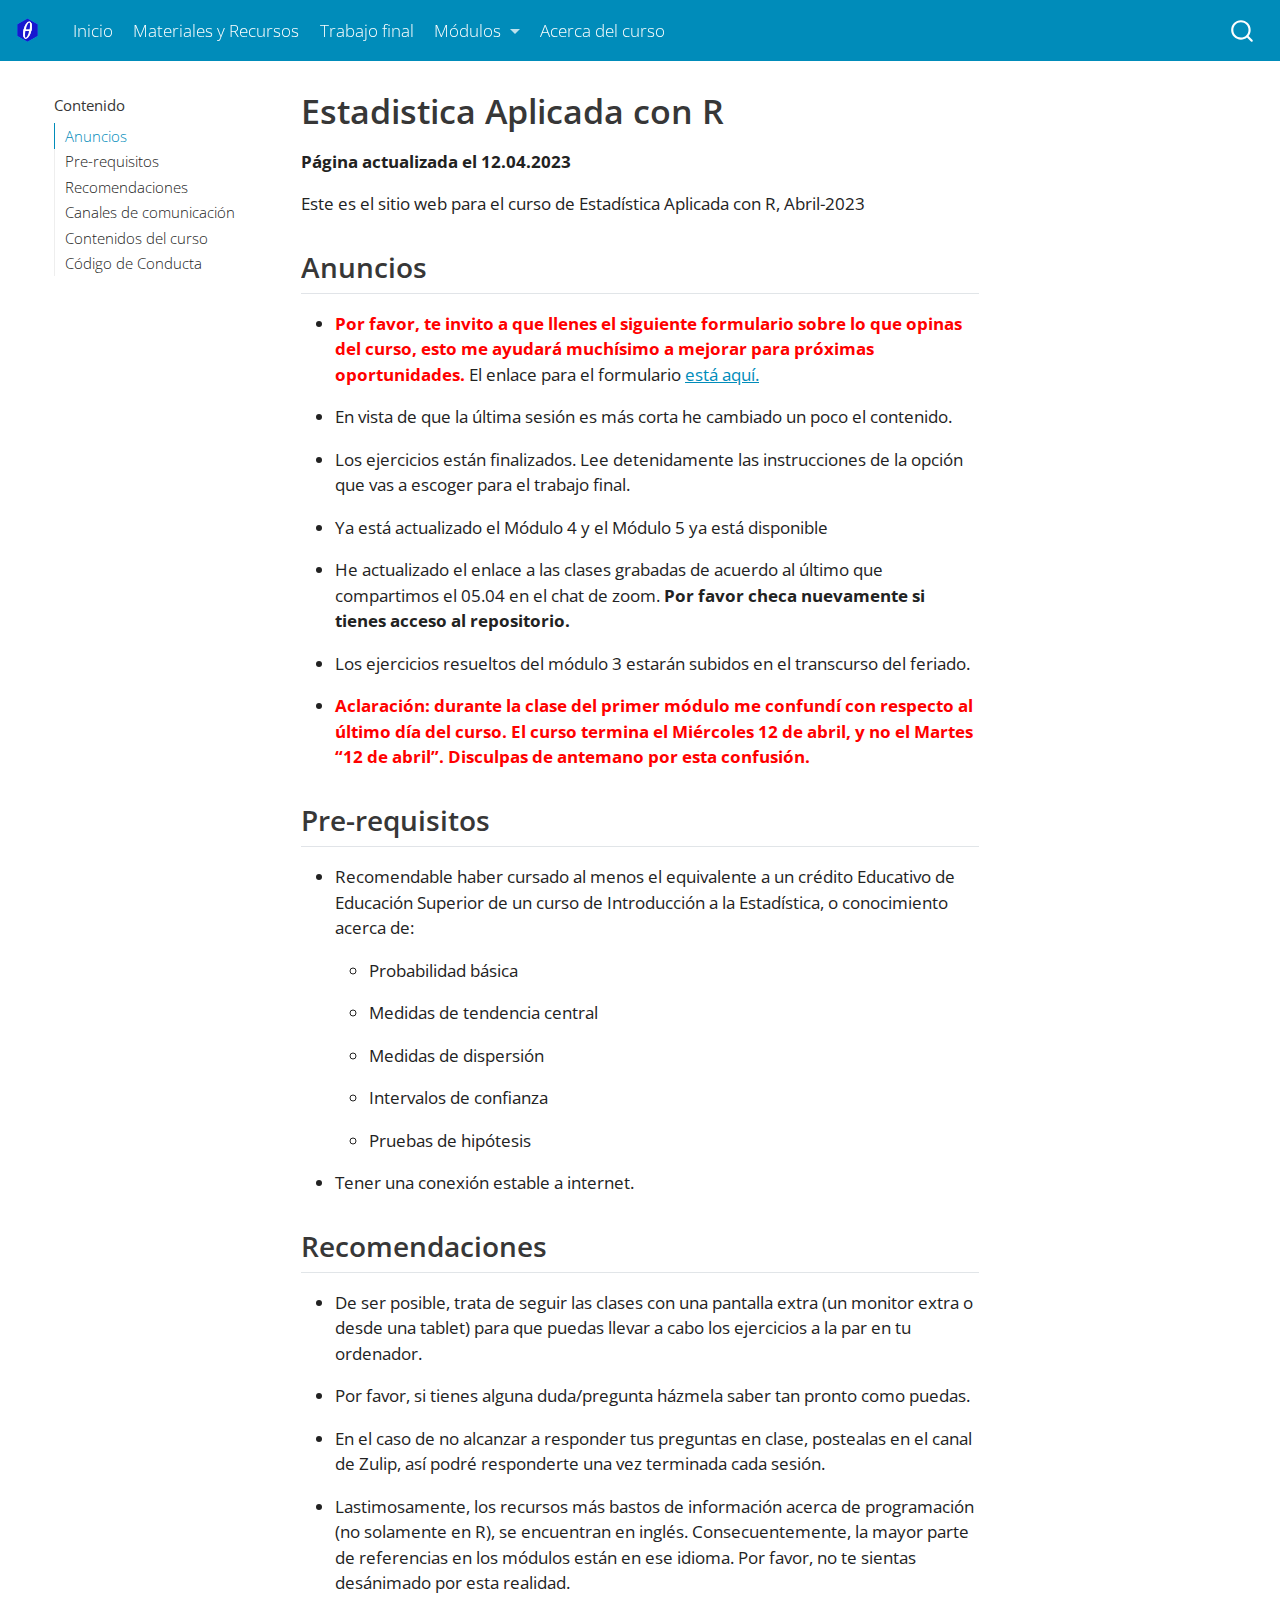
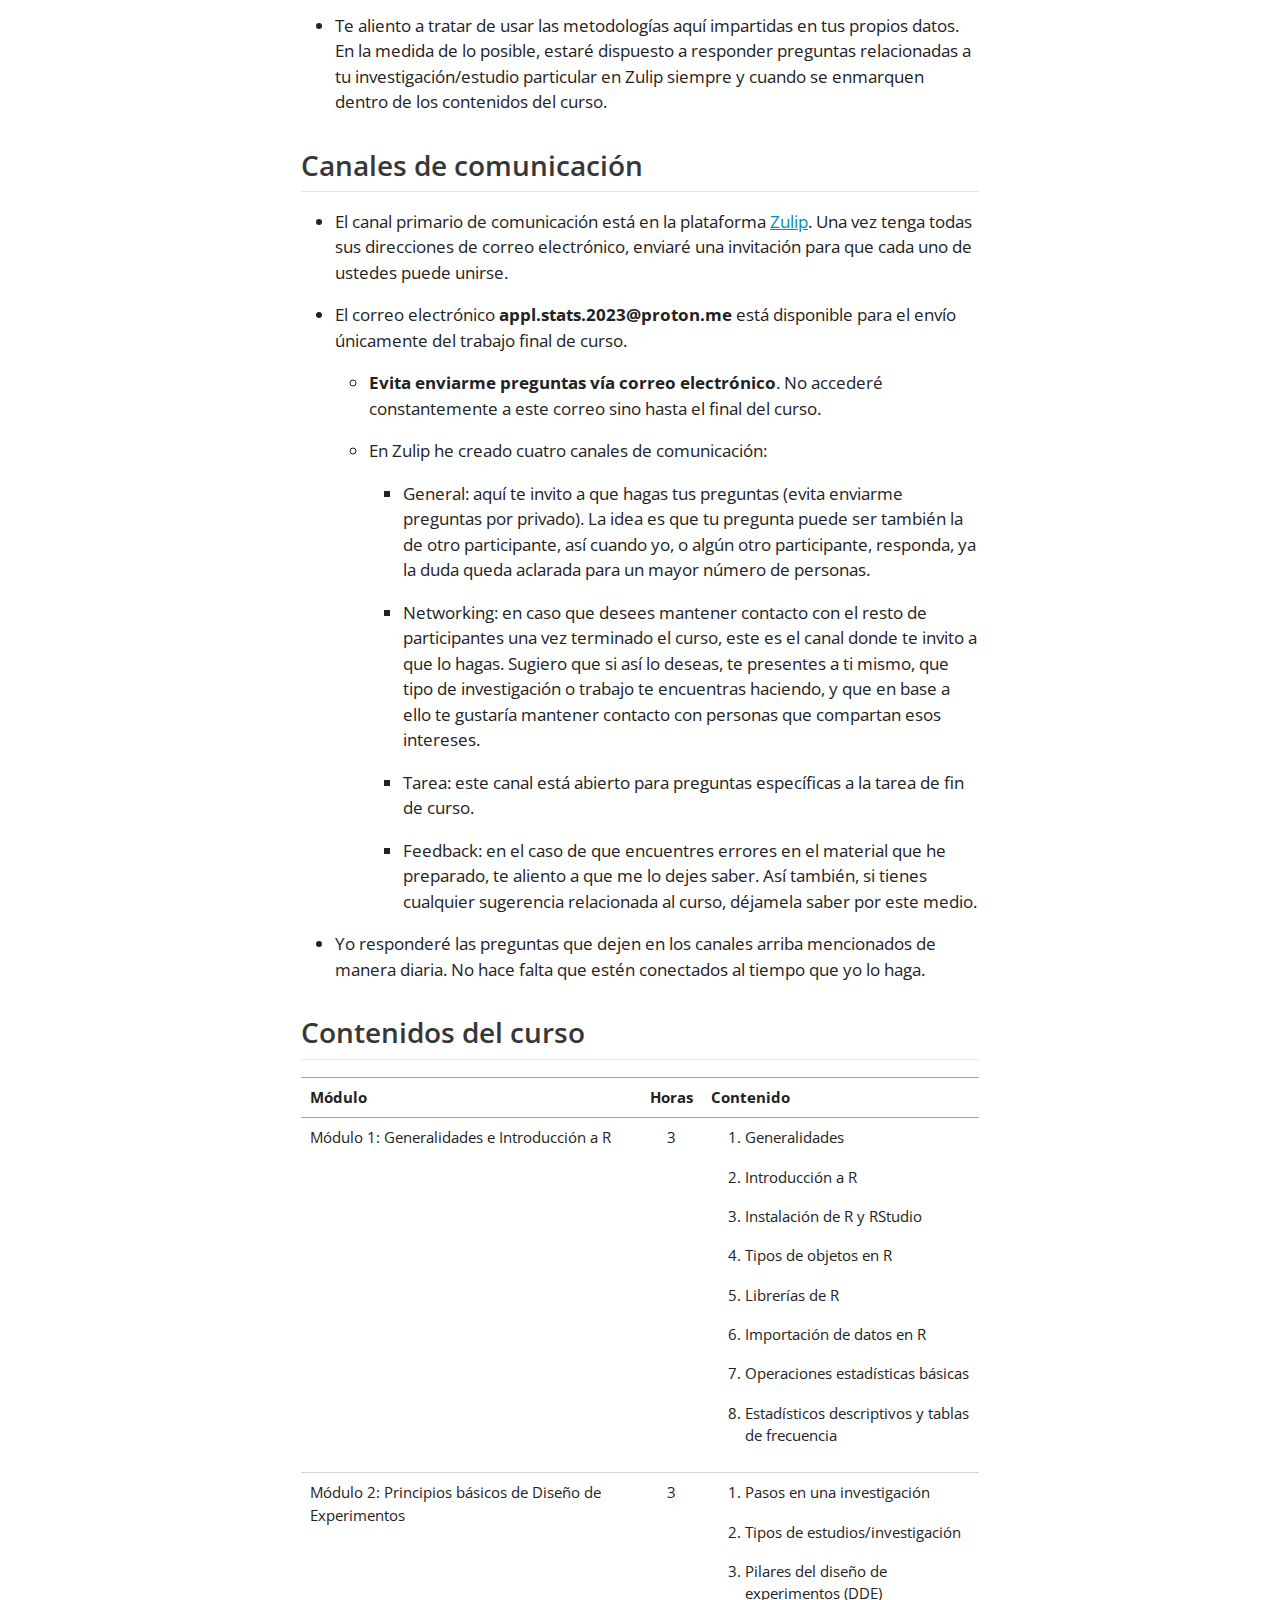
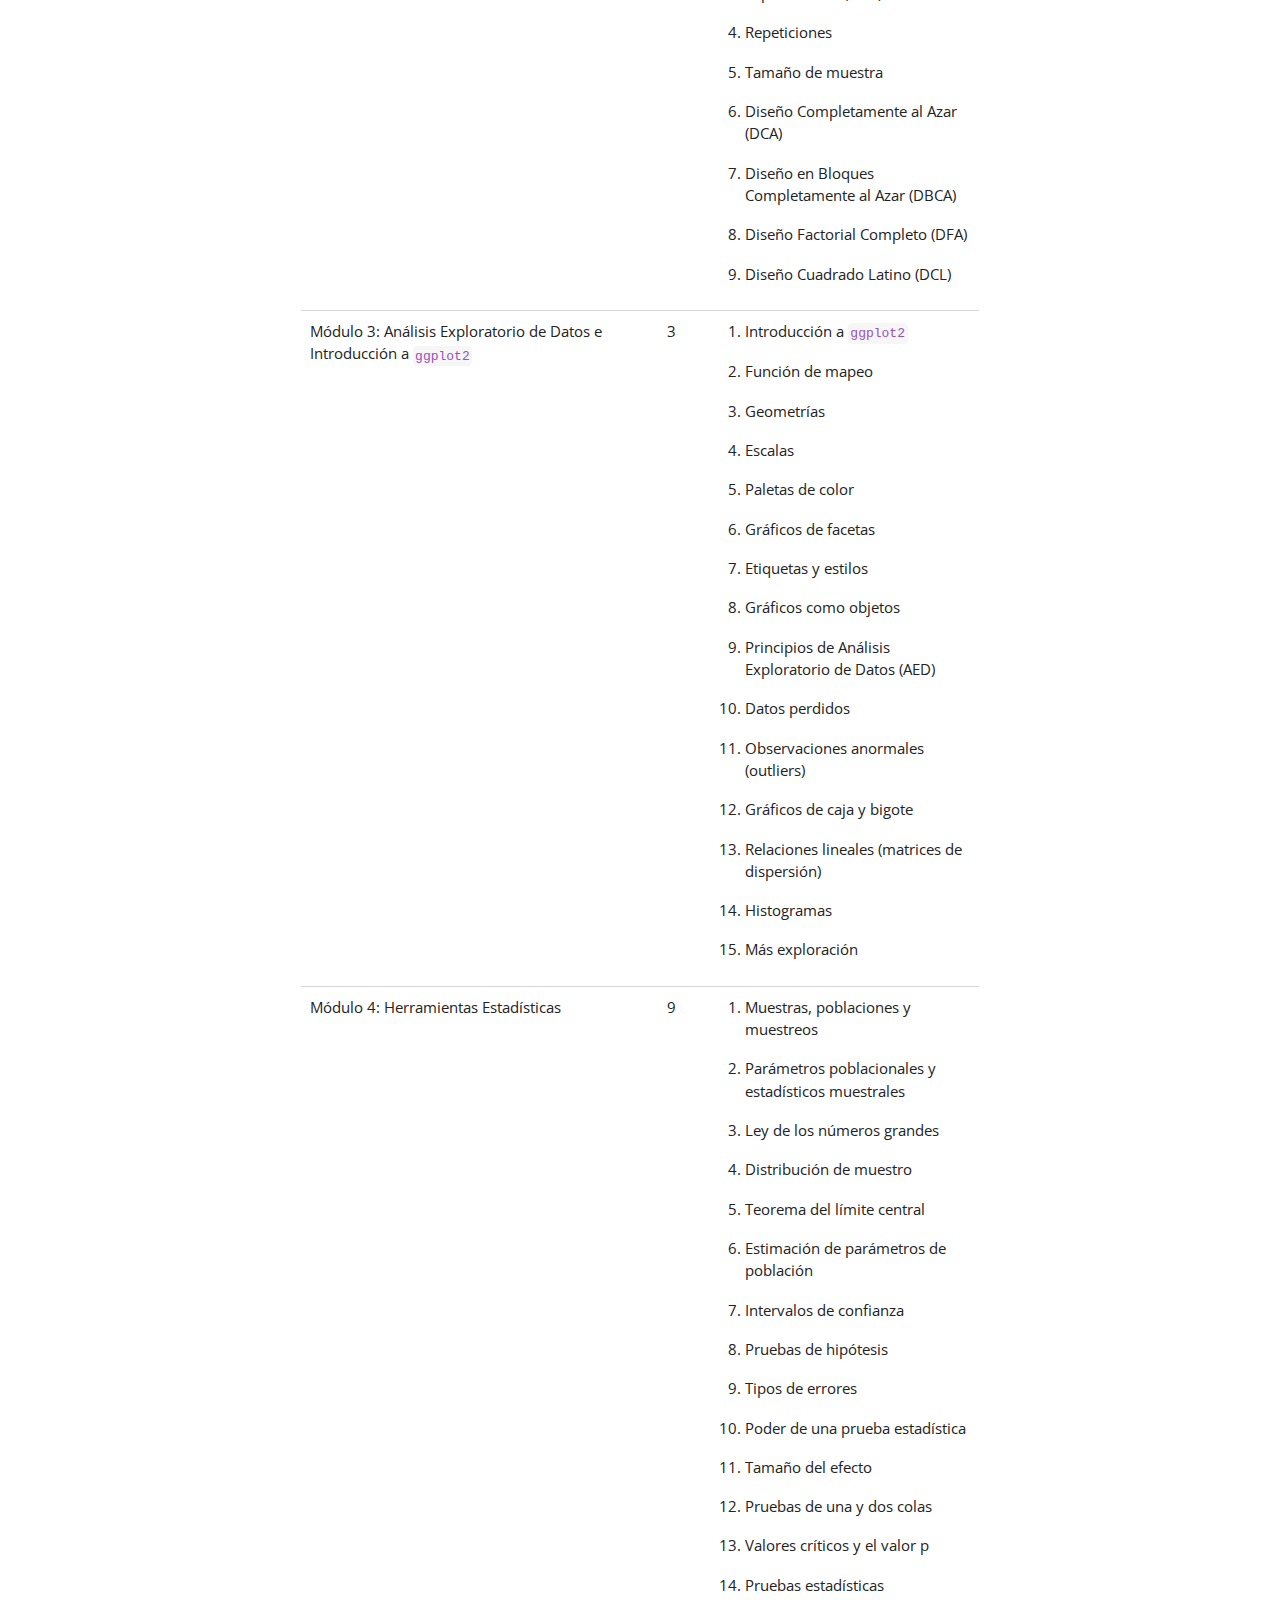
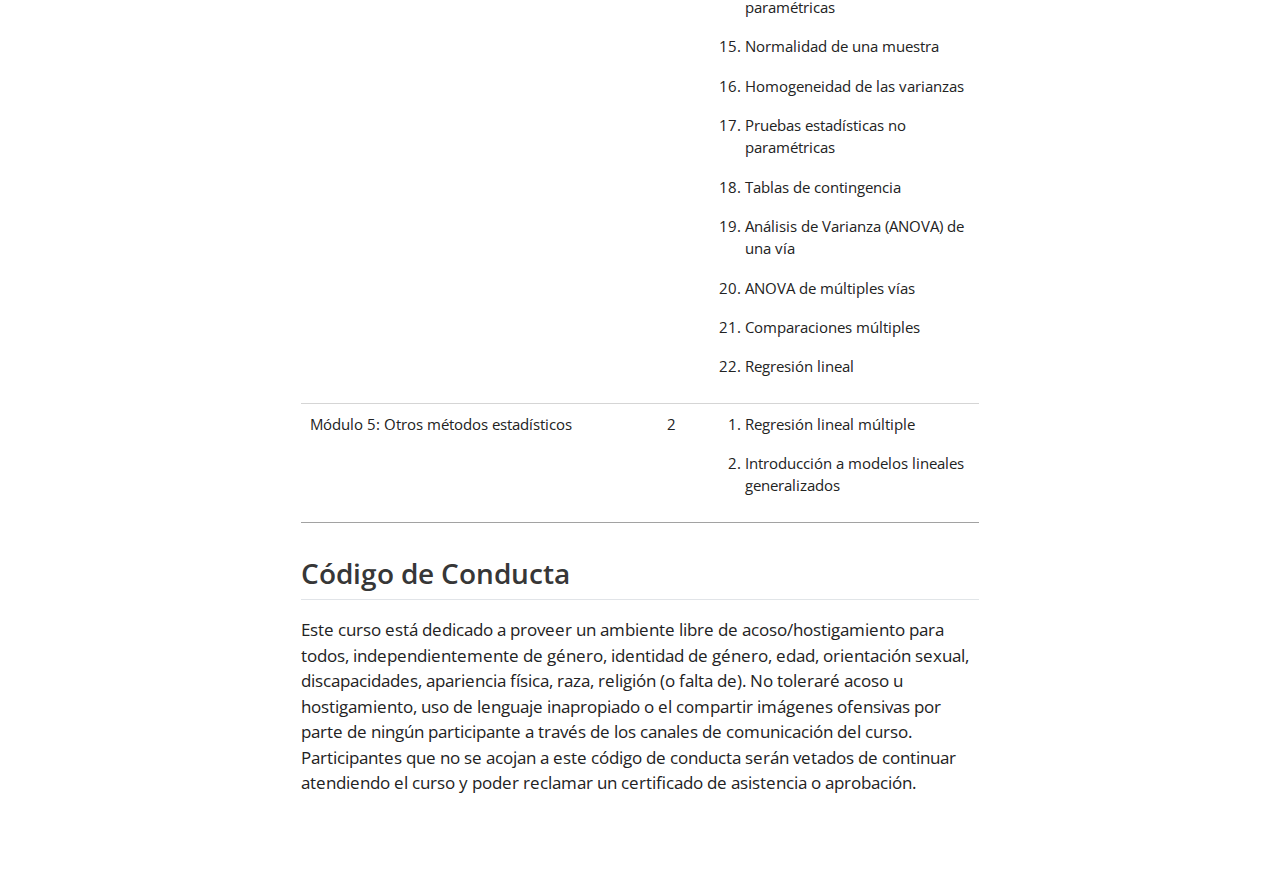
<file: docs/index.html>
<!DOCTYPE html>
<html xmlns="http://www.w3.org/1999/xhtml" lang="en" xml:lang="en"><head>

<meta charset="utf-8">
<meta name="generator" content="quarto-1.3.280">

<meta name="viewport" content="width=device-width, initial-scale=1.0, user-scalable=yes">


<title>Estadistica Aplicada con R</title>
<style>
code{white-space: pre-wrap;}
span.smallcaps{font-variant: small-caps;}
div.columns{display: flex; gap: min(4vw, 1.5em);}
div.column{flex: auto; overflow-x: auto;}
div.hanging-indent{margin-left: 1.5em; text-indent: -1.5em;}
ul.task-list{list-style: none;}
ul.task-list li input[type="checkbox"] {
  width: 0.8em;
  margin: 0 0.8em 0.2em -1em; /* quarto-specific, see https://github.com/quarto-dev/quarto-cli/issues/4556 */ 
  vertical-align: middle;
}
</style>


<script src="site_libs/quarto-nav/quarto-nav.js"></script>
<script src="site_libs/quarto-nav/headroom.min.js"></script>
<script src="site_libs/clipboard/clipboard.min.js"></script>
<script src="site_libs/quarto-search/autocomplete.umd.js"></script>
<script src="site_libs/quarto-search/fuse.min.js"></script>
<script src="site_libs/quarto-search/quarto-search.js"></script>
<meta name="quarto:offset" content="./">
<link href="./icon.png" rel="icon" type="image/png">
<script src="site_libs/quarto-html/quarto.js"></script>
<script src="site_libs/quarto-html/popper.min.js"></script>
<script src="site_libs/quarto-html/tippy.umd.min.js"></script>
<script src="site_libs/quarto-html/anchor.min.js"></script>
<link href="site_libs/quarto-html/tippy.css" rel="stylesheet">
<link href="site_libs/quarto-html/quarto-syntax-highlighting.css" rel="stylesheet" id="quarto-text-highlighting-styles">
<script src="site_libs/bootstrap/bootstrap.min.js"></script>
<link href="site_libs/bootstrap/bootstrap-icons.css" rel="stylesheet">
<link href="site_libs/bootstrap/bootstrap.min.css" rel="stylesheet" id="quarto-bootstrap" data-mode="light">
<script id="quarto-search-options" type="application/json">{
  "location": "navbar",
  "copy-button": false,
  "collapse-after": 3,
  "panel-placement": "end",
  "type": "overlay",
  "limit": 20,
  "language": {
    "search-no-results-text": "No results",
    "search-matching-documents-text": "matching documents",
    "search-copy-link-title": "Copy link to search",
    "search-hide-matches-text": "Hide additional matches",
    "search-more-match-text": "more match in this document",
    "search-more-matches-text": "more matches in this document",
    "search-clear-button-title": "Clear",
    "search-detached-cancel-button-title": "Cancel",
    "search-submit-button-title": "Submit"
  }
}</script>


<link rel="stylesheet" href="styles.css">
<meta property="og:title" content="Estadistica Aplicada con R">
<meta property="og:description" content="">
<meta property="og:site-name" content="Estadistica Aplicada con R">
</head>

<body class="floating nav-fixed">

<div id="quarto-search-results"></div>
  <header id="quarto-header" class="headroom fixed-top">
    <nav class="navbar navbar-expand-lg navbar-dark ">
      <div class="navbar-container container-fluid">
      <div class="navbar-brand-container">
    <a href="./index.html" class="navbar-brand navbar-brand-logo">
    <img src="./icon.png" alt="" class="navbar-logo">
    </a>
  </div>
            <div id="quarto-search" class="" title="Search"></div>
          <button class="navbar-toggler" type="button" data-bs-toggle="collapse" data-bs-target="#navbarCollapse" aria-controls="navbarCollapse" aria-expanded="false" aria-label="Toggle navigation" onclick="if (window.quartoToggleHeadroom) { window.quartoToggleHeadroom(); }">
  <span class="navbar-toggler-icon"></span>
</button>
          <div class="collapse navbar-collapse" id="navbarCollapse">
            <ul class="navbar-nav navbar-nav-scroll me-auto">
  <li class="nav-item">
    <a class="nav-link active" href="./index.html" rel="" target="" aria-current="page">
 <span class="menu-text">Inicio</span></a>
  </li>  
  <li class="nav-item">
    <a class="nav-link" href="./materiales.html" rel="" target="">
 <span class="menu-text">Materiales y Recursos</span></a>
  </li>  
  <li class="nav-item">
    <a class="nav-link" href="./trabajo.html" rel="" target="">
 <span class="menu-text">Trabajo final</span></a>
  </li>  
  <li class="nav-item dropdown ">
    <a class="nav-link dropdown-toggle" href="#" id="nav-menu-módulos" role="button" data-bs-toggle="dropdown" aria-expanded="false" rel="" target="">
 <span class="menu-text">Módulos</span>
    </a>
    <ul class="dropdown-menu" aria-labelledby="nav-menu-módulos">    
        <li>
    <a class="dropdown-item" href="https://mmorenozam.github.io/uce2023-modulo1/" rel="" target="_blank">
 <span class="dropdown-text">Módulo 1</span></a>
  </li>  
        <li>
    <a class="dropdown-item" href="https://mmorenozam.github.io/uce2023-modulo2/" rel="" target="_blank">
 <span class="dropdown-text">Módulo 2</span></a>
  </li>  
        <li>
    <a class="dropdown-item" href="https://mmorenozam.github.io/uce2023-modulo3/" rel="" target="_blank">
 <span class="dropdown-text">Módulo 3</span></a>
  </li>  
        <li>
    <a class="dropdown-item" href="https://mmorenozam.github.io/uce2023-modulo4/" rel="" target="_blank">
 <span class="dropdown-text">Módulo 4</span></a>
  </li>  
        <li>
    <a class="dropdown-item" href="https://mmorenozam.github.io/uce2023-modulo5/" rel="" target="_blank">
 <span class="dropdown-text">Módulo 5</span></a>
  </li>  
    </ul>
  </li>
  <li class="nav-item">
    <a class="nav-link" href="./acerca.html" rel="" target="">
 <span class="menu-text">Acerca del curso</span></a>
  </li>  
</ul>
            <div class="quarto-navbar-tools ms-auto">
</div>
          </div> <!-- /navcollapse -->
      </div> <!-- /container-fluid -->
    </nav>
</header>
<!-- content -->
<div id="quarto-content" class="quarto-container page-columns page-rows-contents page-layout-article page-navbar">
<!-- sidebar -->
  <nav id="quarto-sidebar" class="sidebar collapse collapse-horizontal sidebar-navigation floating overflow-auto">
    <nav id="TOC" role="doc-toc" class="toc-active">
    <h2 id="toc-title">Contenido</h2>
   
  <ul>
  <li><a href="#anuncios" id="toc-anuncios" class="nav-link active" data-scroll-target="#anuncios">Anuncios</a></li>
  <li><a href="#pre-requisitos" id="toc-pre-requisitos" class="nav-link" data-scroll-target="#pre-requisitos">Pre-requisitos</a></li>
  <li><a href="#recomendaciones" id="toc-recomendaciones" class="nav-link" data-scroll-target="#recomendaciones">Recomendaciones</a></li>
  <li><a href="#canales-de-comunicación" id="toc-canales-de-comunicación" class="nav-link" data-scroll-target="#canales-de-comunicación">Canales de comunicación</a></li>
  <li><a href="#contenidos-del-curso" id="toc-contenidos-del-curso" class="nav-link" data-scroll-target="#contenidos-del-curso">Contenidos del curso</a></li>
  <li><a href="#código-de-conducta" id="toc-código-de-conducta" class="nav-link" data-scroll-target="#código-de-conducta">Código de Conducta</a></li>
  </ul>
</nav>
</nav>
<div id="quarto-sidebar-glass" data-bs-toggle="collapse" data-bs-target="#quarto-sidebar,#quarto-sidebar-glass"></div>
<!-- margin-sidebar -->
    <div id="quarto-margin-sidebar" class="sidebar margin-sidebar">
    </div>
<!-- main -->
<main class="content" id="quarto-document-content">

<header id="title-block-header" class="quarto-title-block default">
<div class="quarto-title">
<h1 class="title">Estadistica Aplicada con R</h1>
</div>



<div class="quarto-title-meta">

    
  
    
  </div>
  

</header>

<p><strong>Página actualizada el 12.04.2023</strong></p>
<p>Este es el sitio web para el curso de Estadística Aplicada con R, Abril-2023</p>
<section id="anuncios" class="level2">
<h2 class="anchored" data-anchor-id="anuncios">Anuncios</h2>
<ul>
<li><p><span style="color:red;"><strong>Por favor, te invito a que llenes el siguiente formulario sobre lo que opinas del curso, esto me ayudará muchísimo a mejorar para próximas oportunidades.</strong></span> El enlace para el formulario <a href="https://forms.gle/Lc3CKKPHWiCLEqTS9" target="_blank">está aquí.</a></p></li>
<li><p>En vista de que la última sesión es más corta he cambiado un poco el contenido.</p></li>
<li><p>Los ejercicios están finalizados. Lee detenidamente las instrucciones de la opción que vas a escoger para el trabajo final.</p></li>
<li><p>Ya está actualizado el Módulo 4 y el Módulo 5 ya está disponible</p></li>
<li><p>He actualizado el enlace a las clases grabadas de acuerdo al último que compartimos el 05.04 en el chat de zoom. <strong>Por favor checa nuevamente si tienes acceso al repositorio.</strong></p></li>
<li><p>Los ejercicios resueltos del módulo 3 estarán subidos en el transcurso del feriado.</p></li>
<li><p><span style="color:red;"><strong>Aclaración: durante la clase del primer módulo me confundí con respecto al último día del curso. El curso termina el Miércoles 12 de abril, y no el Martes “12 de abril”. Disculpas de antemano por esta confusión.</strong></span></p></li>
</ul>
</section>
<section id="pre-requisitos" class="level2">
<h2 class="anchored" data-anchor-id="pre-requisitos">Pre-requisitos</h2>
<ul>
<li><p>Recomendable haber cursado al menos el equivalente a un crédito Educativo de Educación Superior de un curso de Introducción a la Estadística, o conocimiento acerca de:</p>
<ul>
<li><p>Probabilidad básica</p></li>
<li><p>Medidas de tendencia central</p></li>
<li><p>Medidas de dispersión</p></li>
<li><p>Intervalos de confianza</p></li>
<li><p>Pruebas de hipótesis</p></li>
</ul></li>
<li><p>Tener una conexión estable a internet.</p></li>
</ul>
</section>
<section id="recomendaciones" class="level2">
<h2 class="anchored" data-anchor-id="recomendaciones">Recomendaciones</h2>
<ul>
<li><p>De ser posible, trata de seguir las clases con una pantalla extra (un monitor extra o desde una tablet) para que puedas llevar a cabo los ejercicios a la par en tu ordenador.</p></li>
<li><p>Por favor, si tienes alguna duda/pregunta házmela saber tan pronto como puedas.</p></li>
<li><p>En el caso de no alcanzar a responder tus preguntas en clase, postealas en el canal de Zulip, así podré responderte una vez terminada cada sesión.</p></li>
<li><p>Lastimosamente, los recursos más bastos de información acerca de programación (no solamente en R), se encuentran en inglés. Consecuentemente, la mayor parte de referencias en los módulos están en ese idioma. Por favor, no te sientas desánimado por esta realidad.</p></li>
<li><p>Te aliento a tratar de usar las metodologías aquí impartidas en tus propios datos. En la medida de lo posible, estaré dispuesto a responder preguntas relacionadas a tu investigación/estudio particular en Zulip siempre y cuando se enmarquen dentro de los contenidos del curso.</p></li>
</ul>
</section>
<section id="canales-de-comunicación" class="level2">
<h2 class="anchored" data-anchor-id="canales-de-comunicación">Canales de comunicación</h2>
<ul>
<li><p>El canal primario de comunicación está en la plataforma <a href="https://educontstats.zulipchat.com" target="_blank">Zulip</a>. Una vez tenga todas sus direcciones de correo electrónico, enviaré una invitación para que cada uno de ustedes puede unirse.</p></li>
<li><p>El correo electrónico <strong>appl.stats.2023@proton.me</strong> está disponible para el envío únicamente del trabajo final de curso.</p>
<ul>
<li><p><strong>Evita enviarme preguntas vía correo electrónico</strong>. No accederé constantemente a este correo sino hasta el final del curso.</p></li>
<li><p>En Zulip he creado cuatro canales de comunicación:</p>
<ul>
<li><p>General: aquí te invito a que hagas tus preguntas (evita enviarme preguntas por privado). La idea es que tu pregunta puede ser también la de otro participante, así cuando yo, o algún otro participante, responda, ya la duda queda aclarada para un mayor número de personas.</p></li>
<li><p>Networking: en caso que desees mantener contacto con el resto de participantes una vez terminado el curso, este es el canal donde te invito a que lo hagas. Sugiero que si así lo deseas, te presentes a ti mismo, que tipo de investigación o trabajo te encuentras haciendo, y que en base a ello te gustaría mantener contacto con personas que compartan esos intereses.</p></li>
<li><p>Tarea: este canal está abierto para preguntas específicas a la tarea de fin de curso.</p></li>
<li><p>Feedback: en el caso de que encuentres errores en el material que he preparado, te aliento a que me lo dejes saber. Así también, si tienes cualquier sugerencia relacionada al curso, déjamela saber por este medio.</p></li>
</ul></li>
</ul></li>
<li><p>Yo responderé las preguntas que dejen en los canales arriba mencionados de manera diaria. No hace falta que estén conectados al tiempo que yo lo haga.</p></li>
</ul>
</section>
<section id="contenidos-del-curso" class="level2">
<h2 class="anchored" data-anchor-id="contenidos-del-curso">Contenidos del curso</h2>
<table class="table">
<colgroup>
<col style="width: 49%">
<col style="width: 9%">
<col style="width: 40%">
</colgroup>
<thead>
<tr class="header">
<th>Módulo</th>
<th style="text-align: center;">Horas</th>
<th>Contenido</th>
</tr>
</thead>
<tbody>
<tr class="odd">
<td>Módulo 1: Generalidades e Introducción a R</td>
<td style="text-align: center;">3</td>
<td><ol type="1">
<li><p>Generalidades</p></li>
<li><p>Introducción a R</p></li>
<li><p>Instalación de R y RStudio</p></li>
<li><p>Tipos de objetos en R</p></li>
<li><p>Librerías de R</p></li>
<li><p>Importación de datos en R</p></li>
<li><p>Operaciones estadísticas básicas</p></li>
<li><p>Estadísticos descriptivos y tablas de frecuencia</p></li>
</ol></td>
</tr>
<tr class="even">
<td>Módulo 2: Principios básicos de Diseño de Experimentos</td>
<td style="text-align: center;">3</td>
<td><ol type="1">
<li><p>Pasos en una investigación</p></li>
<li><p>Tipos de estudios/investigación</p></li>
<li><p>Pilares del diseño de experimentos (DDE)</p></li>
<li><p>Repeticiones</p></li>
<li><p>Tamaño de muestra</p></li>
<li><p>Diseño Completamente al Azar (DCA)</p></li>
<li><p>Diseño en Bloques Completamente al Azar (DBCA)</p></li>
<li><p>Diseño Factorial Completo (DFA)</p></li>
<li><p>Diseño Cuadrado Latino (DCL)</p></li>
</ol></td>
</tr>
<tr class="odd">
<td>Módulo 3: Análisis Exploratorio de Datos e Introducción a <code>ggplot2</code></td>
<td style="text-align: center;">3</td>
<td><ol type="1">
<li><p>Introducción a <code>ggplot2</code></p></li>
<li><p>Función de mapeo</p></li>
<li><p>Geometrías</p></li>
<li><p>Escalas</p></li>
<li><p>Paletas de color</p></li>
<li><p>Gráficos de facetas</p></li>
<li><p>Etiquetas y estilos</p></li>
<li><p>Gráficos como objetos</p></li>
<li><p>Principios de Análisis Exploratorio de Datos (AED)</p></li>
<li><p>Datos perdidos</p></li>
<li><p>Observaciones anormales (outliers)</p></li>
<li><p>Gráficos de caja y bigote</p></li>
<li><p>Relaciones lineales (matrices de dispersión)</p></li>
<li><p>Histogramas</p></li>
<li><p>Más exploración</p></li>
</ol></td>
</tr>
<tr class="even">
<td>Módulo 4: Herramientas Estadísticas</td>
<td style="text-align: center;">9</td>
<td><ol type="1">
<li><p>Muestras, poblaciones y muestreos</p></li>
<li><p>Parámetros poblacionales y estadísticos muestrales</p></li>
<li><p>Ley de los números grandes</p></li>
<li><p>Distribución de muestro</p></li>
<li><p>Teorema del límite central</p></li>
<li><p>Estimación de parámetros de población</p></li>
<li><p>Intervalos de confianza</p></li>
<li><p>Pruebas de hipótesis</p></li>
<li><p>Tipos de errores</p></li>
<li><p>Poder de una prueba estadística</p></li>
<li><p>Tamaño del efecto</p></li>
<li><p>Pruebas de una y dos colas</p></li>
<li><p>Valores críticos y el valor p</p></li>
<li><p>Pruebas estadísticas paramétricas</p></li>
<li><p>Normalidad de una muestra</p></li>
<li><p>Homogeneidad de las varianzas</p></li>
<li><p>Pruebas estadísticas no paramétricas</p></li>
<li><p>Tablas de contingencia</p></li>
<li><p>Análisis de Varianza (ANOVA) de una vía</p></li>
<li><p>ANOVA de múltiples vías</p></li>
<li><p>Comparaciones múltiples</p></li>
<li><p>Regresión lineal</p></li>
</ol></td>
</tr>
<tr class="odd">
<td>Módulo 5: Otros métodos estadísticos</td>
<td style="text-align: center;">2</td>
<td><ol type="1">
<li><p>Regresión lineal múltiple</p></li>
<li><p>Introducción a modelos lineales generalizados</p></li>
</ol></td>
</tr>
</tbody>
</table>
</section>
<section id="código-de-conducta" class="level2">
<h2 class="anchored" data-anchor-id="código-de-conducta">Código de Conducta</h2>
<p>Este curso está dedicado a proveer un ambiente libre de acoso/hostigamiento para todos, independientemente de género, identidad de género, edad, orientación sexual, discapacidades, apariencia física, raza, religión (o falta de). No toleraré acoso u hostigamiento, uso de lenguaje inapropiado o el compartir imágenes ofensivas por parte de ningún participante a través de los canales de comunicación del curso. Participantes que no se acojan a este código de conducta serán vetados de continuar atendiendo el curso y poder reclamar un certificado de asistencia o aprobación.</p>


</section>

</main> <!-- /main -->
<script id="quarto-html-after-body" type="application/javascript">
window.document.addEventListener("DOMContentLoaded", function (event) {
  const toggleBodyColorMode = (bsSheetEl) => {
    const mode = bsSheetEl.getAttribute("data-mode");
    const bodyEl = window.document.querySelector("body");
    if (mode === "dark") {
      bodyEl.classList.add("quarto-dark");
      bodyEl.classList.remove("quarto-light");
    } else {
      bodyEl.classList.add("quarto-light");
      bodyEl.classList.remove("quarto-dark");
    }
  }
  const toggleBodyColorPrimary = () => {
    const bsSheetEl = window.document.querySelector("link#quarto-bootstrap");
    if (bsSheetEl) {
      toggleBodyColorMode(bsSheetEl);
    }
  }
  toggleBodyColorPrimary();  
  const icon = "";
  const anchorJS = new window.AnchorJS();
  anchorJS.options = {
    placement: 'right',
    icon: icon
  };
  anchorJS.add('.anchored');
  const isCodeAnnotation = (el) => {
    for (const clz of el.classList) {
      if (clz.startsWith('code-annotation-')) {                     
        return true;
      }
    }
    return false;
  }
  const clipboard = new window.ClipboardJS('.code-copy-button', {
    text: function(trigger) {
      const codeEl = trigger.previousElementSibling.cloneNode(true);
      for (const childEl of codeEl.children) {
        if (isCodeAnnotation(childEl)) {
          childEl.remove();
        }
      }
      return codeEl.innerText;
    }
  });
  clipboard.on('success', function(e) {
    // button target
    const button = e.trigger;
    // don't keep focus
    button.blur();
    // flash "checked"
    button.classList.add('code-copy-button-checked');
    var currentTitle = button.getAttribute("title");
    button.setAttribute("title", "Copied!");
    let tooltip;
    if (window.bootstrap) {
      button.setAttribute("data-bs-toggle", "tooltip");
      button.setAttribute("data-bs-placement", "left");
      button.setAttribute("data-bs-title", "Copied!");
      tooltip = new bootstrap.Tooltip(button, 
        { trigger: "manual", 
          customClass: "code-copy-button-tooltip",
          offset: [0, -8]});
      tooltip.show();    
    }
    setTimeout(function() {
      if (tooltip) {
        tooltip.hide();
        button.removeAttribute("data-bs-title");
        button.removeAttribute("data-bs-toggle");
        button.removeAttribute("data-bs-placement");
      }
      button.setAttribute("title", currentTitle);
      button.classList.remove('code-copy-button-checked');
    }, 1000);
    // clear code selection
    e.clearSelection();
  });
  function tippyHover(el, contentFn) {
    const config = {
      allowHTML: true,
      content: contentFn,
      maxWidth: 500,
      delay: 100,
      arrow: false,
      appendTo: function(el) {
          return el.parentElement;
      },
      interactive: true,
      interactiveBorder: 10,
      theme: 'quarto',
      placement: 'bottom-start'
    };
    window.tippy(el, config); 
  }
  const noterefs = window.document.querySelectorAll('a[role="doc-noteref"]');
  for (var i=0; i<noterefs.length; i++) {
    const ref = noterefs[i];
    tippyHover(ref, function() {
      // use id or data attribute instead here
      let href = ref.getAttribute('data-footnote-href') || ref.getAttribute('href');
      try { href = new URL(href).hash; } catch {}
      const id = href.replace(/^#\/?/, "");
      const note = window.document.getElementById(id);
      return note.innerHTML;
    });
  }
      let selectedAnnoteEl;
      const selectorForAnnotation = ( cell, annotation) => {
        let cellAttr = 'data-code-cell="' + cell + '"';
        let lineAttr = 'data-code-annotation="' +  annotation + '"';
        const selector = 'span[' + cellAttr + '][' + lineAttr + ']';
        return selector;
      }
      const selectCodeLines = (annoteEl) => {
        const doc = window.document;
        const targetCell = annoteEl.getAttribute("data-target-cell");
        const targetAnnotation = annoteEl.getAttribute("data-target-annotation");
        const annoteSpan = window.document.querySelector(selectorForAnnotation(targetCell, targetAnnotation));
        const lines = annoteSpan.getAttribute("data-code-lines").split(",");
        const lineIds = lines.map((line) => {
          return targetCell + "-" + line;
        })
        let top = null;
        let height = null;
        let parent = null;
        if (lineIds.length > 0) {
            //compute the position of the single el (top and bottom and make a div)
            const el = window.document.getElementById(lineIds[0]);
            top = el.offsetTop;
            height = el.offsetHeight;
            parent = el.parentElement.parentElement;
          if (lineIds.length > 1) {
            const lastEl = window.document.getElementById(lineIds[lineIds.length - 1]);
            const bottom = lastEl.offsetTop + lastEl.offsetHeight;
            height = bottom - top;
          }
          if (top !== null && height !== null && parent !== null) {
            // cook up a div (if necessary) and position it 
            let div = window.document.getElementById("code-annotation-line-highlight");
            if (div === null) {
              div = window.document.createElement("div");
              div.setAttribute("id", "code-annotation-line-highlight");
              div.style.position = 'absolute';
              parent.appendChild(div);
            }
            div.style.top = top - 2 + "px";
            div.style.height = height + 4 + "px";
            let gutterDiv = window.document.getElementById("code-annotation-line-highlight-gutter");
            if (gutterDiv === null) {
              gutterDiv = window.document.createElement("div");
              gutterDiv.setAttribute("id", "code-annotation-line-highlight-gutter");
              gutterDiv.style.position = 'absolute';
              const codeCell = window.document.getElementById(targetCell);
              const gutter = codeCell.querySelector('.code-annotation-gutter');
              gutter.appendChild(gutterDiv);
            }
            gutterDiv.style.top = top - 2 + "px";
            gutterDiv.style.height = height + 4 + "px";
          }
          selectedAnnoteEl = annoteEl;
        }
      };
      const unselectCodeLines = () => {
        const elementsIds = ["code-annotation-line-highlight", "code-annotation-line-highlight-gutter"];
        elementsIds.forEach((elId) => {
          const div = window.document.getElementById(elId);
          if (div) {
            div.remove();
          }
        });
        selectedAnnoteEl = undefined;
      };
      // Attach click handler to the DT
      const annoteDls = window.document.querySelectorAll('dt[data-target-cell]');
      for (const annoteDlNode of annoteDls) {
        annoteDlNode.addEventListener('click', (event) => {
          const clickedEl = event.target;
          if (clickedEl !== selectedAnnoteEl) {
            unselectCodeLines();
            const activeEl = window.document.querySelector('dt[data-target-cell].code-annotation-active');
            if (activeEl) {
              activeEl.classList.remove('code-annotation-active');
            }
            selectCodeLines(clickedEl);
            clickedEl.classList.add('code-annotation-active');
          } else {
            // Unselect the line
            unselectCodeLines();
            clickedEl.classList.remove('code-annotation-active');
          }
        });
      }
  const findCites = (el) => {
    const parentEl = el.parentElement;
    if (parentEl) {
      const cites = parentEl.dataset.cites;
      if (cites) {
        return {
          el,
          cites: cites.split(' ')
        };
      } else {
        return findCites(el.parentElement)
      }
    } else {
      return undefined;
    }
  };
  var bibliorefs = window.document.querySelectorAll('a[role="doc-biblioref"]');
  for (var i=0; i<bibliorefs.length; i++) {
    const ref = bibliorefs[i];
    const citeInfo = findCites(ref);
    if (citeInfo) {
      tippyHover(citeInfo.el, function() {
        var popup = window.document.createElement('div');
        citeInfo.cites.forEach(function(cite) {
          var citeDiv = window.document.createElement('div');
          citeDiv.classList.add('hanging-indent');
          citeDiv.classList.add('csl-entry');
          var biblioDiv = window.document.getElementById('ref-' + cite);
          if (biblioDiv) {
            citeDiv.innerHTML = biblioDiv.innerHTML;
          }
          popup.appendChild(citeDiv);
        });
        return popup.innerHTML;
      });
    }
  }
});
</script>
</div> <!-- /content -->



</body></html>
</file>
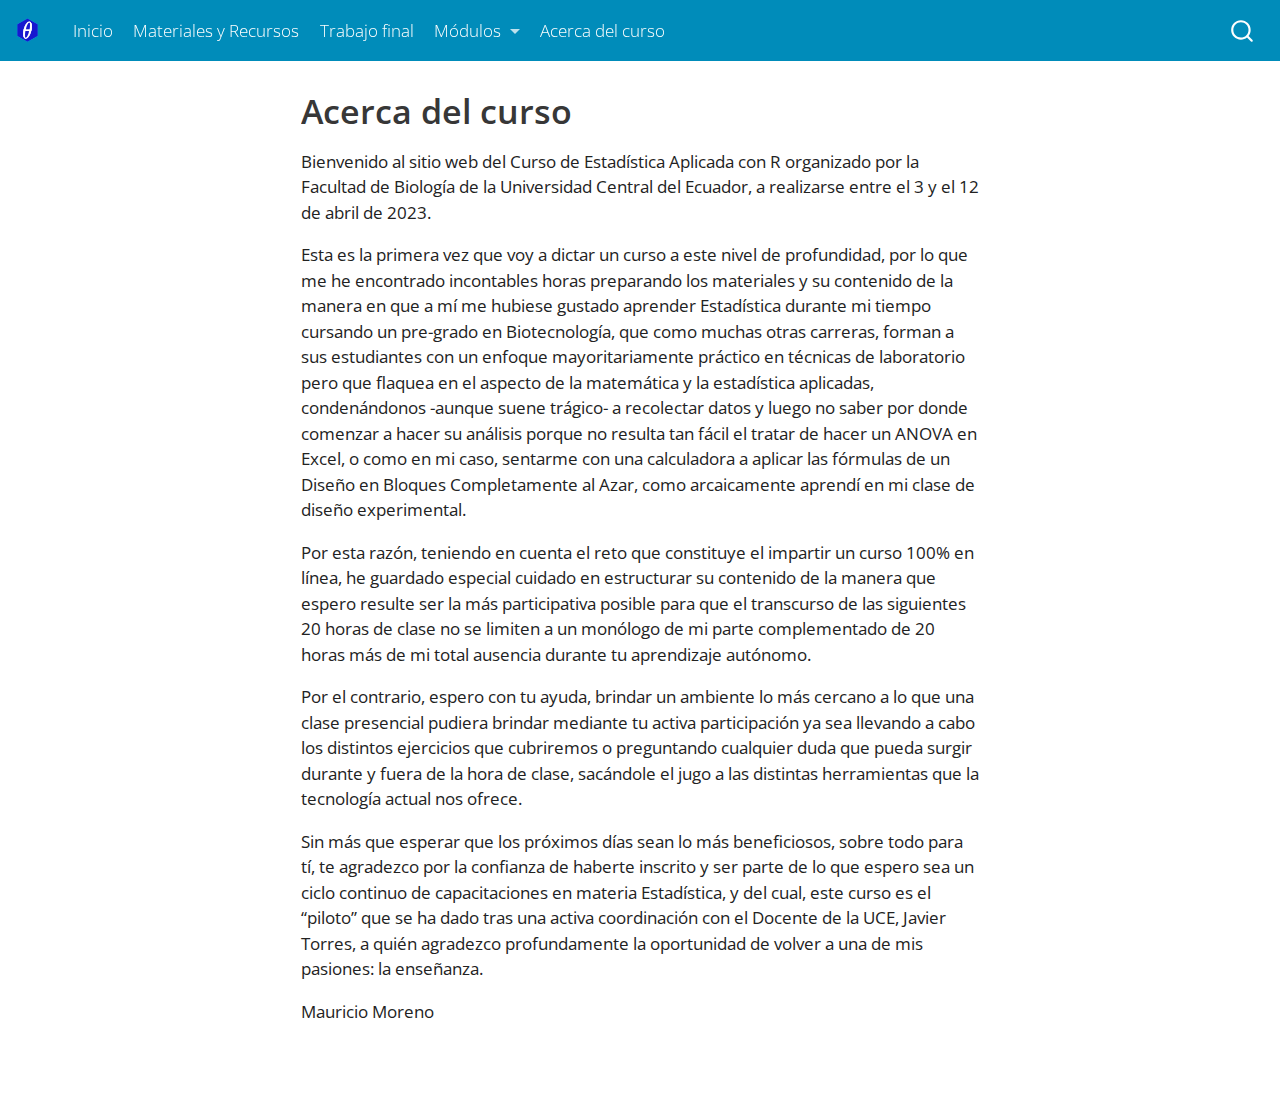
<file: docs/acerca.html>
<!DOCTYPE html>
<html xmlns="http://www.w3.org/1999/xhtml" lang="en" xml:lang="en"><head>

<meta charset="utf-8">
<meta name="generator" content="quarto-1.3.280">

<meta name="viewport" content="width=device-width, initial-scale=1.0, user-scalable=yes">


<title>Estadistica Aplicada con R - Acerca del curso</title>
<style>
code{white-space: pre-wrap;}
span.smallcaps{font-variant: small-caps;}
div.columns{display: flex; gap: min(4vw, 1.5em);}
div.column{flex: auto; overflow-x: auto;}
div.hanging-indent{margin-left: 1.5em; text-indent: -1.5em;}
ul.task-list{list-style: none;}
ul.task-list li input[type="checkbox"] {
  width: 0.8em;
  margin: 0 0.8em 0.2em -1em; /* quarto-specific, see https://github.com/quarto-dev/quarto-cli/issues/4556 */ 
  vertical-align: middle;
}
</style>


<script src="site_libs/quarto-nav/quarto-nav.js"></script>
<script src="site_libs/quarto-nav/headroom.min.js"></script>
<script src="site_libs/clipboard/clipboard.min.js"></script>
<script src="site_libs/quarto-search/autocomplete.umd.js"></script>
<script src="site_libs/quarto-search/fuse.min.js"></script>
<script src="site_libs/quarto-search/quarto-search.js"></script>
<meta name="quarto:offset" content="./">
<link href="./icon.png" rel="icon" type="image/png">
<script src="site_libs/quarto-html/quarto.js"></script>
<script src="site_libs/quarto-html/popper.min.js"></script>
<script src="site_libs/quarto-html/tippy.umd.min.js"></script>
<script src="site_libs/quarto-html/anchor.min.js"></script>
<link href="site_libs/quarto-html/tippy.css" rel="stylesheet">
<link href="site_libs/quarto-html/quarto-syntax-highlighting.css" rel="stylesheet" id="quarto-text-highlighting-styles">
<script src="site_libs/bootstrap/bootstrap.min.js"></script>
<link href="site_libs/bootstrap/bootstrap-icons.css" rel="stylesheet">
<link href="site_libs/bootstrap/bootstrap.min.css" rel="stylesheet" id="quarto-bootstrap" data-mode="light">
<script id="quarto-search-options" type="application/json">{
  "location": "navbar",
  "copy-button": false,
  "collapse-after": 3,
  "panel-placement": "end",
  "type": "overlay",
  "limit": 20,
  "language": {
    "search-no-results-text": "No results",
    "search-matching-documents-text": "matching documents",
    "search-copy-link-title": "Copy link to search",
    "search-hide-matches-text": "Hide additional matches",
    "search-more-match-text": "more match in this document",
    "search-more-matches-text": "more matches in this document",
    "search-clear-button-title": "Clear",
    "search-detached-cancel-button-title": "Cancel",
    "search-submit-button-title": "Submit"
  }
}</script>


<link rel="stylesheet" href="styles.css">
<meta property="og:title" content="Estadistica Aplicada con R - Acerca del curso">
<meta property="og:description" content="">
<meta property="og:site-name" content="Estadistica Aplicada con R">
</head>

<body class="floating nav-fixed">

<div id="quarto-search-results"></div>
  <header id="quarto-header" class="headroom fixed-top">
    <nav class="navbar navbar-expand-lg navbar-dark ">
      <div class="navbar-container container-fluid">
      <div class="navbar-brand-container">
    <a href="./index.html" class="navbar-brand navbar-brand-logo">
    <img src="./icon.png" alt="" class="navbar-logo">
    </a>
  </div>
            <div id="quarto-search" class="" title="Search"></div>
          <button class="navbar-toggler" type="button" data-bs-toggle="collapse" data-bs-target="#navbarCollapse" aria-controls="navbarCollapse" aria-expanded="false" aria-label="Toggle navigation" onclick="if (window.quartoToggleHeadroom) { window.quartoToggleHeadroom(); }">
  <span class="navbar-toggler-icon"></span>
</button>
          <div class="collapse navbar-collapse" id="navbarCollapse">
            <ul class="navbar-nav navbar-nav-scroll me-auto">
  <li class="nav-item">
    <a class="nav-link" href="./index.html" rel="" target="">
 <span class="menu-text">Inicio</span></a>
  </li>  
  <li class="nav-item">
    <a class="nav-link" href="./materiales.html" rel="" target="">
 <span class="menu-text">Materiales y Recursos</span></a>
  </li>  
  <li class="nav-item">
    <a class="nav-link" href="./trabajo.html" rel="" target="">
 <span class="menu-text">Trabajo final</span></a>
  </li>  
  <li class="nav-item dropdown ">
    <a class="nav-link dropdown-toggle" href="#" id="nav-menu-módulos" role="button" data-bs-toggle="dropdown" aria-expanded="false" rel="" target="">
 <span class="menu-text">Módulos</span>
    </a>
    <ul class="dropdown-menu" aria-labelledby="nav-menu-módulos">    
        <li>
    <a class="dropdown-item" href="https://mmorenozam.github.io/uce2023-modulo1/" rel="" target="_blank">
 <span class="dropdown-text">Módulo 1</span></a>
  </li>  
        <li>
    <a class="dropdown-item" href="https://mmorenozam.github.io/uce2023-modulo2/" rel="" target="_blank">
 <span class="dropdown-text">Módulo 2</span></a>
  </li>  
        <li>
    <a class="dropdown-item" href="https://mmorenozam.github.io/uce2023-modulo3/" rel="" target="_blank">
 <span class="dropdown-text">Módulo 3</span></a>
  </li>  
        <li>
    <a class="dropdown-item" href="https://mmorenozam.github.io/uce2023-modulo4/" rel="" target="_blank">
 <span class="dropdown-text">Módulo 4</span></a>
  </li>  
        <li>
    <a class="dropdown-item" href="https://mmorenozam.github.io/uce2023-modulo5/" rel="" target="_blank">
 <span class="dropdown-text">Módulo 5</span></a>
  </li>  
    </ul>
  </li>
  <li class="nav-item">
    <a class="nav-link active" href="./acerca.html" rel="" target="" aria-current="page">
 <span class="menu-text">Acerca del curso</span></a>
  </li>  
</ul>
            <div class="quarto-navbar-tools ms-auto">
</div>
          </div> <!-- /navcollapse -->
      </div> <!-- /container-fluid -->
    </nav>
</header>
<!-- content -->
<div id="quarto-content" class="quarto-container page-columns page-rows-contents page-layout-article page-navbar">
<!-- sidebar -->
  <nav id="quarto-sidebar" class="sidebar collapse collapse-horizontal sidebar-navigation floating overflow-auto">
    
</nav>
<div id="quarto-sidebar-glass" data-bs-toggle="collapse" data-bs-target="#quarto-sidebar,#quarto-sidebar-glass"></div>
<!-- margin-sidebar -->
    <div id="quarto-margin-sidebar" class="sidebar margin-sidebar">
    </div>
<!-- main -->
<main class="content" id="quarto-document-content">

<header id="title-block-header" class="quarto-title-block default">
<div class="quarto-title">
<h1 class="title">Acerca del curso</h1>
</div>



<div class="quarto-title-meta">

    
  
    
  </div>
  

</header>

<p>Bienvenido al sitio web del Curso de Estadística Aplicada con R organizado por la Facultad de Biología de la Universidad Central del Ecuador, a realizarse entre el 3 y el 12 de abril de 2023.</p>
<p>Esta es la primera vez que voy a dictar un curso a este nivel de profundidad, por lo que me he encontrado incontables horas preparando los materiales y su contenido de la manera en que a mí me hubiese gustado aprender Estadística durante mi tiempo cursando un pre-grado en Biotecnología, que como muchas otras carreras, forman a sus estudiantes con un enfoque mayoritariamente práctico en técnicas de laboratorio pero que flaquea en el aspecto de la matemática y la estadística aplicadas, condenándonos -aunque suene trágico- a recolectar datos y luego no saber por donde comenzar a hacer su análisis porque no resulta tan fácil el tratar de hacer un ANOVA en Excel, o como en mi caso, sentarme con una calculadora a aplicar las fórmulas de un Diseño en Bloques Completamente al Azar, como arcaicamente aprendí en mi clase de diseño experimental.</p>
<p>Por esta razón, teniendo en cuenta el reto que constituye el impartir un curso 100% en línea, he guardado especial cuidado en estructurar su contenido de la manera que espero resulte ser la más participativa posible para que el transcurso de las siguientes 20 horas de clase no se limiten a un monólogo de mi parte complementado de 20 horas más de mi total ausencia durante tu aprendizaje autónomo.</p>
<p>Por el contrario, espero con tu ayuda, brindar un ambiente lo más cercano a lo que una clase presencial pudiera brindar mediante tu activa participación ya sea llevando a cabo los distintos ejercicios que cubriremos o preguntando cualquier duda que pueda surgir durante y fuera de la hora de clase, sacándole el jugo a las distintas herramientas que la tecnología actual nos ofrece.</p>
<p>Sin más que esperar que los próximos días sean lo más beneficiosos, sobre todo para tí, te agradezco por la confianza de haberte inscrito y ser parte de lo que espero sea un ciclo continuo de capacitaciones en materia Estadística, y del cual, este curso es el “piloto” que se ha dado tras una activa coordinación con el Docente de la UCE, Javier Torres, a quién agradezco profundamente la oportunidad de volver a una de mis pasiones: la enseñanza.</p>
<p>Mauricio Moreno</p>



</main> <!-- /main -->
<script id="quarto-html-after-body" type="application/javascript">
window.document.addEventListener("DOMContentLoaded", function (event) {
  const toggleBodyColorMode = (bsSheetEl) => {
    const mode = bsSheetEl.getAttribute("data-mode");
    const bodyEl = window.document.querySelector("body");
    if (mode === "dark") {
      bodyEl.classList.add("quarto-dark");
      bodyEl.classList.remove("quarto-light");
    } else {
      bodyEl.classList.add("quarto-light");
      bodyEl.classList.remove("quarto-dark");
    }
  }
  const toggleBodyColorPrimary = () => {
    const bsSheetEl = window.document.querySelector("link#quarto-bootstrap");
    if (bsSheetEl) {
      toggleBodyColorMode(bsSheetEl);
    }
  }
  toggleBodyColorPrimary();  
  const icon = "";
  const anchorJS = new window.AnchorJS();
  anchorJS.options = {
    placement: 'right',
    icon: icon
  };
  anchorJS.add('.anchored');
  const isCodeAnnotation = (el) => {
    for (const clz of el.classList) {
      if (clz.startsWith('code-annotation-')) {                     
        return true;
      }
    }
    return false;
  }
  const clipboard = new window.ClipboardJS('.code-copy-button', {
    text: function(trigger) {
      const codeEl = trigger.previousElementSibling.cloneNode(true);
      for (const childEl of codeEl.children) {
        if (isCodeAnnotation(childEl)) {
          childEl.remove();
        }
      }
      return codeEl.innerText;
    }
  });
  clipboard.on('success', function(e) {
    // button target
    const button = e.trigger;
    // don't keep focus
    button.blur();
    // flash "checked"
    button.classList.add('code-copy-button-checked');
    var currentTitle = button.getAttribute("title");
    button.setAttribute("title", "Copied!");
    let tooltip;
    if (window.bootstrap) {
      button.setAttribute("data-bs-toggle", "tooltip");
      button.setAttribute("data-bs-placement", "left");
      button.setAttribute("data-bs-title", "Copied!");
      tooltip = new bootstrap.Tooltip(button, 
        { trigger: "manual", 
          customClass: "code-copy-button-tooltip",
          offset: [0, -8]});
      tooltip.show();    
    }
    setTimeout(function() {
      if (tooltip) {
        tooltip.hide();
        button.removeAttribute("data-bs-title");
        button.removeAttribute("data-bs-toggle");
        button.removeAttribute("data-bs-placement");
      }
      button.setAttribute("title", currentTitle);
      button.classList.remove('code-copy-button-checked');
    }, 1000);
    // clear code selection
    e.clearSelection();
  });
  function tippyHover(el, contentFn) {
    const config = {
      allowHTML: true,
      content: contentFn,
      maxWidth: 500,
      delay: 100,
      arrow: false,
      appendTo: function(el) {
          return el.parentElement;
      },
      interactive: true,
      interactiveBorder: 10,
      theme: 'quarto',
      placement: 'bottom-start'
    };
    window.tippy(el, config); 
  }
  const noterefs = window.document.querySelectorAll('a[role="doc-noteref"]');
  for (var i=0; i<noterefs.length; i++) {
    const ref = noterefs[i];
    tippyHover(ref, function() {
      // use id or data attribute instead here
      let href = ref.getAttribute('data-footnote-href') || ref.getAttribute('href');
      try { href = new URL(href).hash; } catch {}
      const id = href.replace(/^#\/?/, "");
      const note = window.document.getElementById(id);
      return note.innerHTML;
    });
  }
      let selectedAnnoteEl;
      const selectorForAnnotation = ( cell, annotation) => {
        let cellAttr = 'data-code-cell="' + cell + '"';
        let lineAttr = 'data-code-annotation="' +  annotation + '"';
        const selector = 'span[' + cellAttr + '][' + lineAttr + ']';
        return selector;
      }
      const selectCodeLines = (annoteEl) => {
        const doc = window.document;
        const targetCell = annoteEl.getAttribute("data-target-cell");
        const targetAnnotation = annoteEl.getAttribute("data-target-annotation");
        const annoteSpan = window.document.querySelector(selectorForAnnotation(targetCell, targetAnnotation));
        const lines = annoteSpan.getAttribute("data-code-lines").split(",");
        const lineIds = lines.map((line) => {
          return targetCell + "-" + line;
        })
        let top = null;
        let height = null;
        let parent = null;
        if (lineIds.length > 0) {
            //compute the position of the single el (top and bottom and make a div)
            const el = window.document.getElementById(lineIds[0]);
            top = el.offsetTop;
            height = el.offsetHeight;
            parent = el.parentElement.parentElement;
          if (lineIds.length > 1) {
            const lastEl = window.document.getElementById(lineIds[lineIds.length - 1]);
            const bottom = lastEl.offsetTop + lastEl.offsetHeight;
            height = bottom - top;
          }
          if (top !== null && height !== null && parent !== null) {
            // cook up a div (if necessary) and position it 
            let div = window.document.getElementById("code-annotation-line-highlight");
            if (div === null) {
              div = window.document.createElement("div");
              div.setAttribute("id", "code-annotation-line-highlight");
              div.style.position = 'absolute';
              parent.appendChild(div);
            }
            div.style.top = top - 2 + "px";
            div.style.height = height + 4 + "px";
            let gutterDiv = window.document.getElementById("code-annotation-line-highlight-gutter");
            if (gutterDiv === null) {
              gutterDiv = window.document.createElement("div");
              gutterDiv.setAttribute("id", "code-annotation-line-highlight-gutter");
              gutterDiv.style.position = 'absolute';
              const codeCell = window.document.getElementById(targetCell);
              const gutter = codeCell.querySelector('.code-annotation-gutter');
              gutter.appendChild(gutterDiv);
            }
            gutterDiv.style.top = top - 2 + "px";
            gutterDiv.style.height = height + 4 + "px";
          }
          selectedAnnoteEl = annoteEl;
        }
      };
      const unselectCodeLines = () => {
        const elementsIds = ["code-annotation-line-highlight", "code-annotation-line-highlight-gutter"];
        elementsIds.forEach((elId) => {
          const div = window.document.getElementById(elId);
          if (div) {
            div.remove();
          }
        });
        selectedAnnoteEl = undefined;
      };
      // Attach click handler to the DT
      const annoteDls = window.document.querySelectorAll('dt[data-target-cell]');
      for (const annoteDlNode of annoteDls) {
        annoteDlNode.addEventListener('click', (event) => {
          const clickedEl = event.target;
          if (clickedEl !== selectedAnnoteEl) {
            unselectCodeLines();
            const activeEl = window.document.querySelector('dt[data-target-cell].code-annotation-active');
            if (activeEl) {
              activeEl.classList.remove('code-annotation-active');
            }
            selectCodeLines(clickedEl);
            clickedEl.classList.add('code-annotation-active');
          } else {
            // Unselect the line
            unselectCodeLines();
            clickedEl.classList.remove('code-annotation-active');
          }
        });
      }
  const findCites = (el) => {
    const parentEl = el.parentElement;
    if (parentEl) {
      const cites = parentEl.dataset.cites;
      if (cites) {
        return {
          el,
          cites: cites.split(' ')
        };
      } else {
        return findCites(el.parentElement)
      }
    } else {
      return undefined;
    }
  };
  var bibliorefs = window.document.querySelectorAll('a[role="doc-biblioref"]');
  for (var i=0; i<bibliorefs.length; i++) {
    const ref = bibliorefs[i];
    const citeInfo = findCites(ref);
    if (citeInfo) {
      tippyHover(citeInfo.el, function() {
        var popup = window.document.createElement('div');
        citeInfo.cites.forEach(function(cite) {
          var citeDiv = window.document.createElement('div');
          citeDiv.classList.add('hanging-indent');
          citeDiv.classList.add('csl-entry');
          var biblioDiv = window.document.getElementById('ref-' + cite);
          if (biblioDiv) {
            citeDiv.innerHTML = biblioDiv.innerHTML;
          }
          popup.appendChild(citeDiv);
        });
        return popup.innerHTML;
      });
    }
  }
});
</script>
</div> <!-- /content -->



</body></html>
</file>
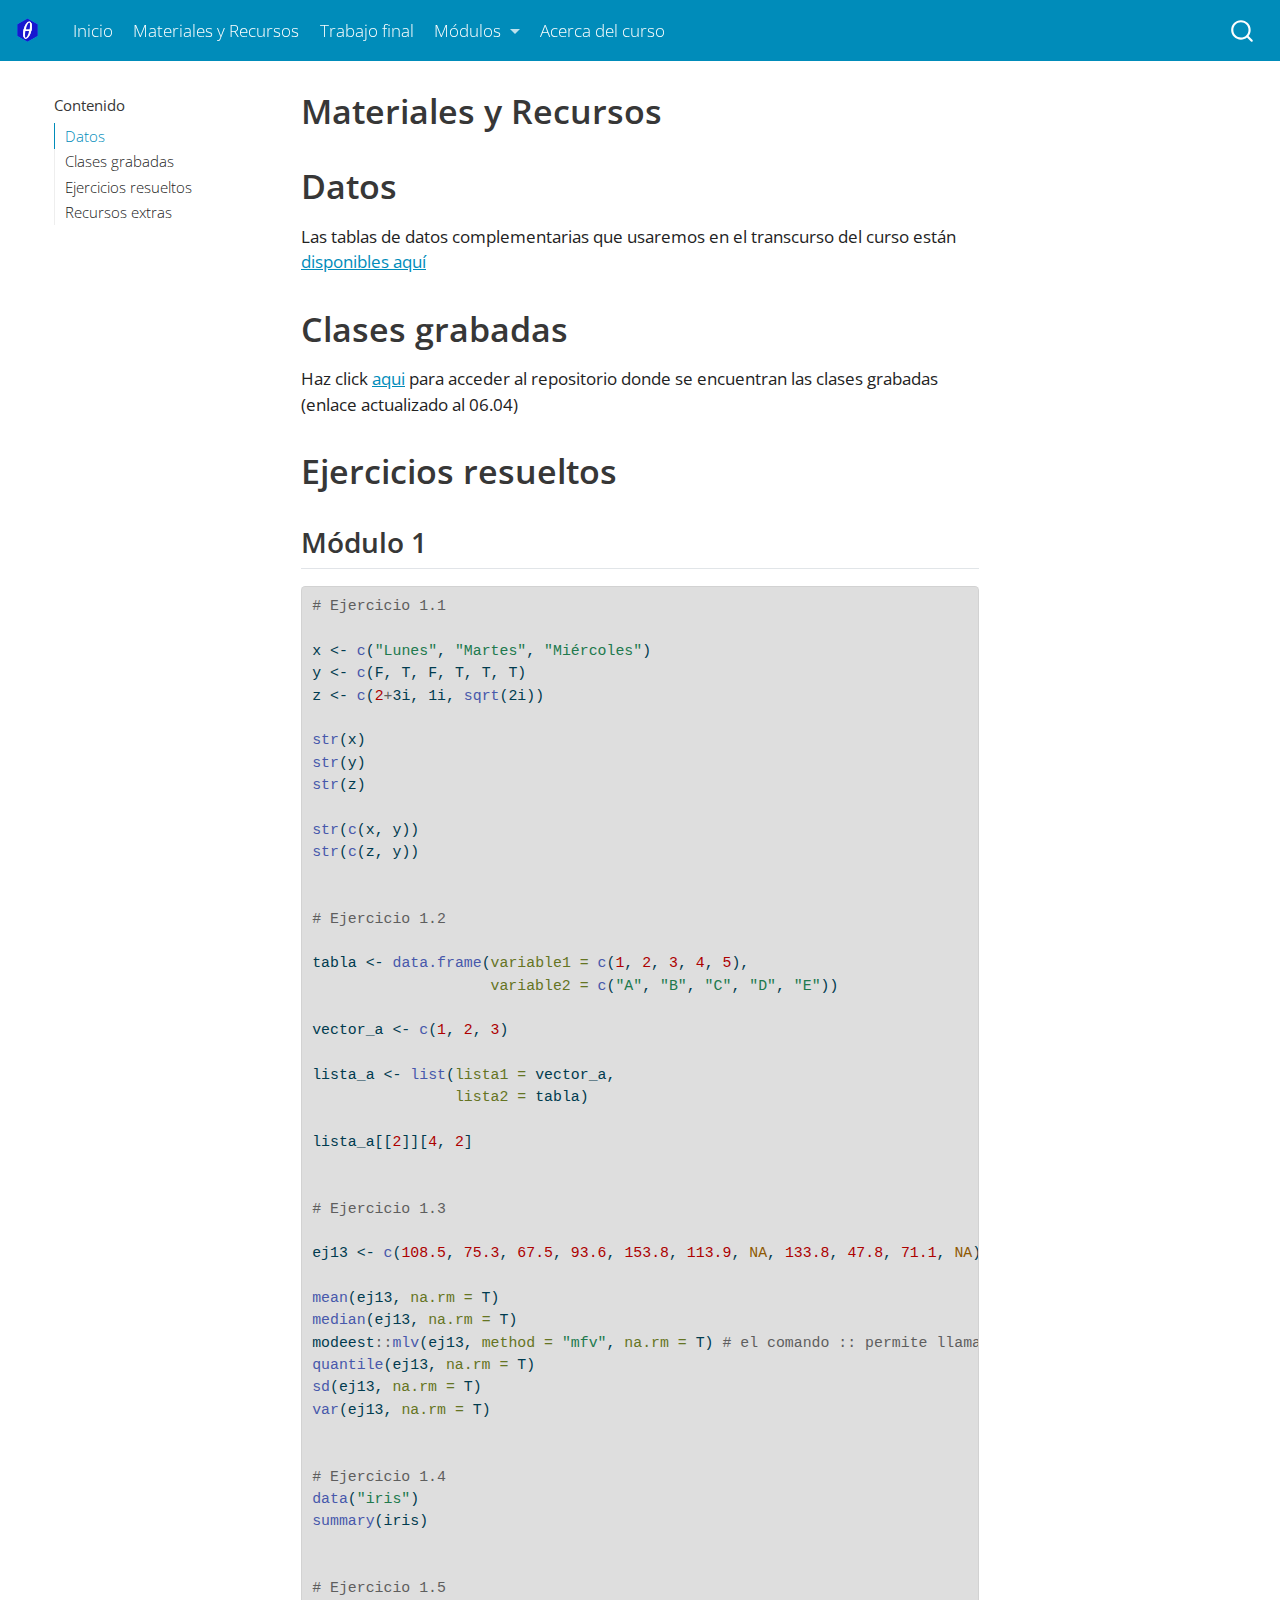
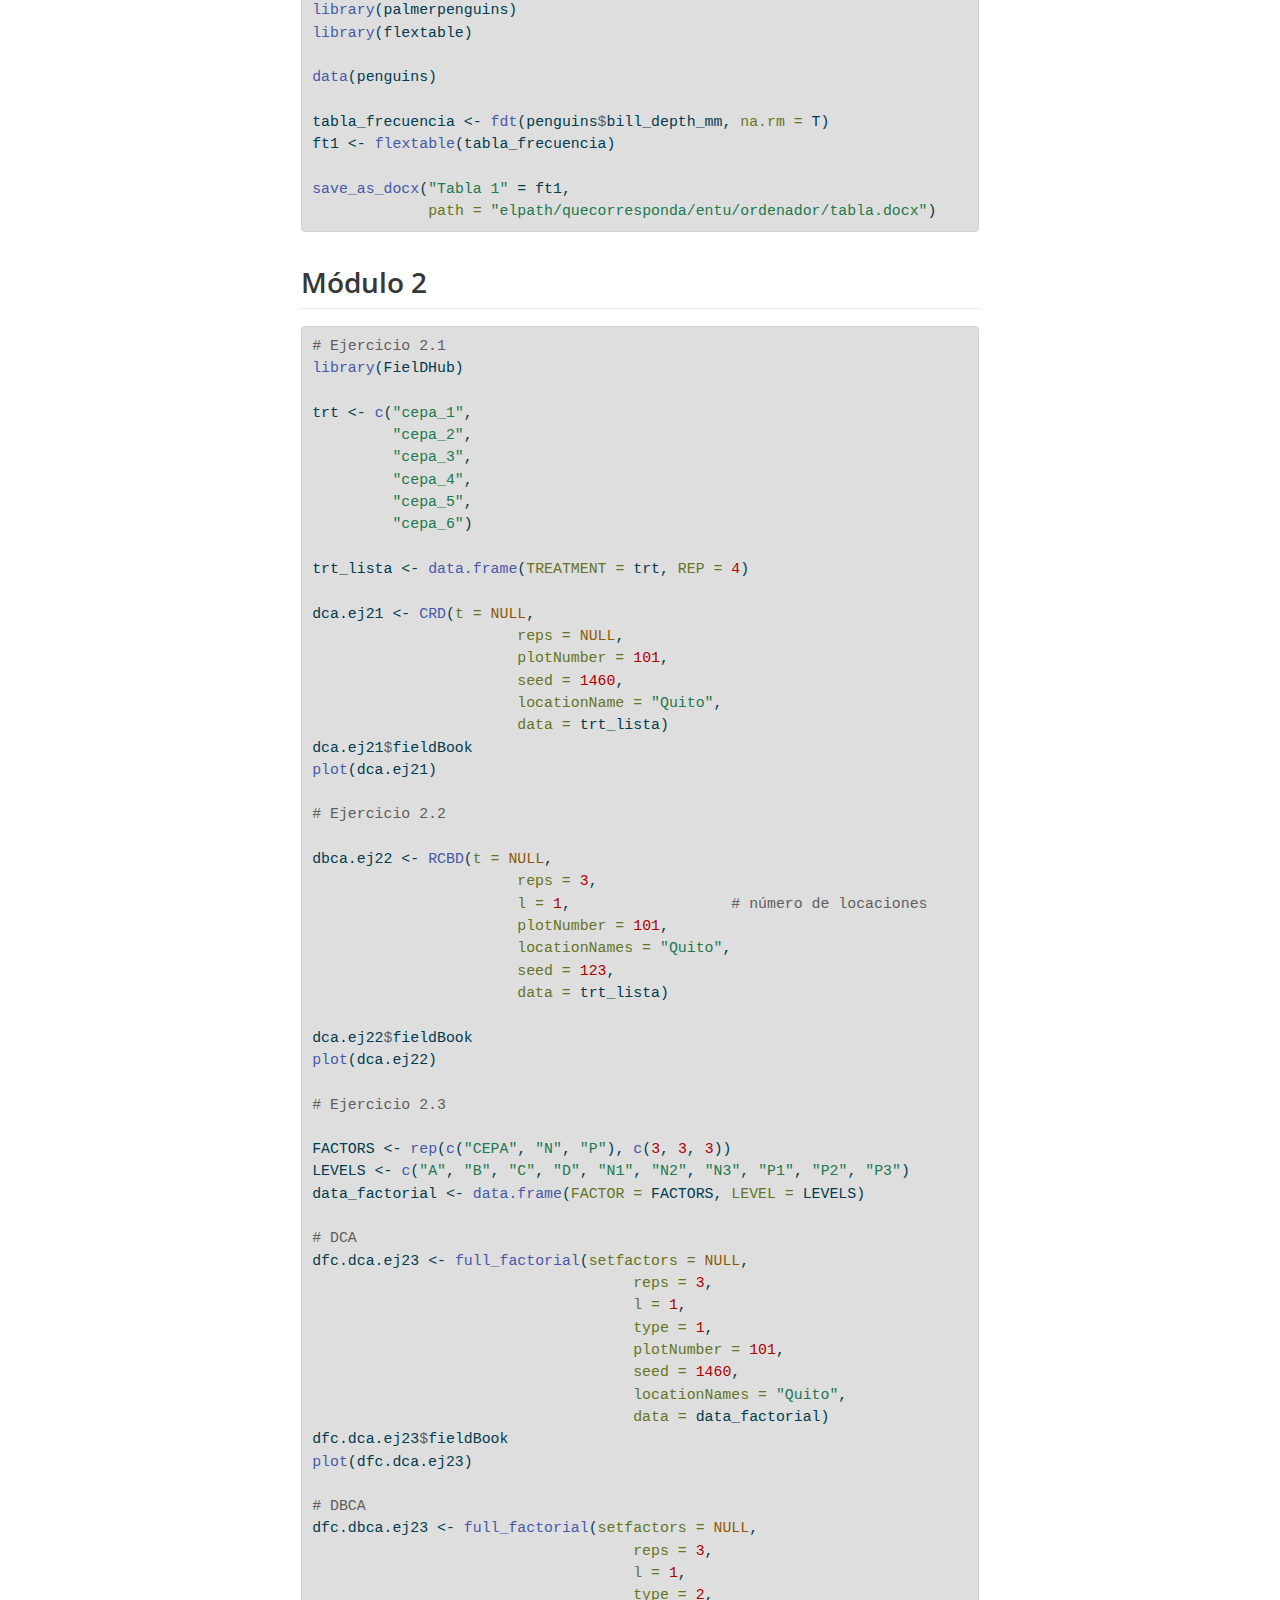
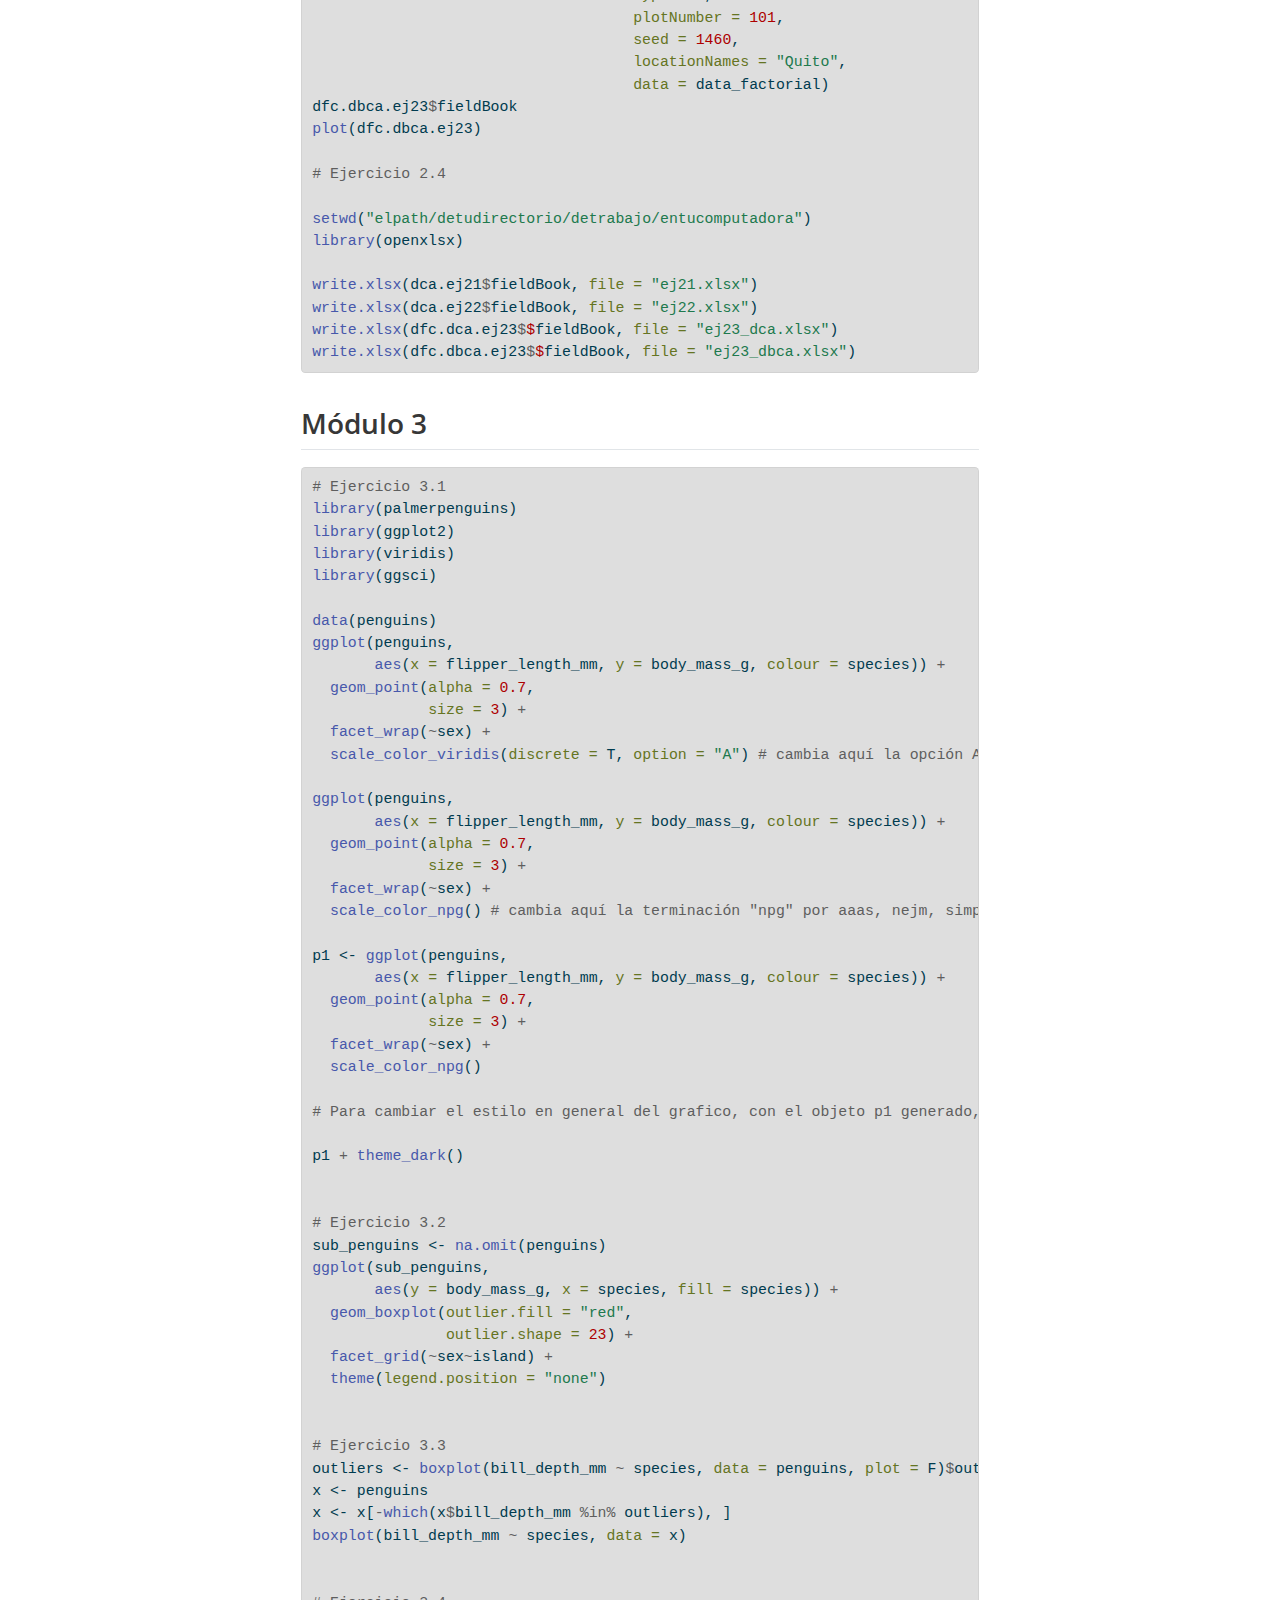
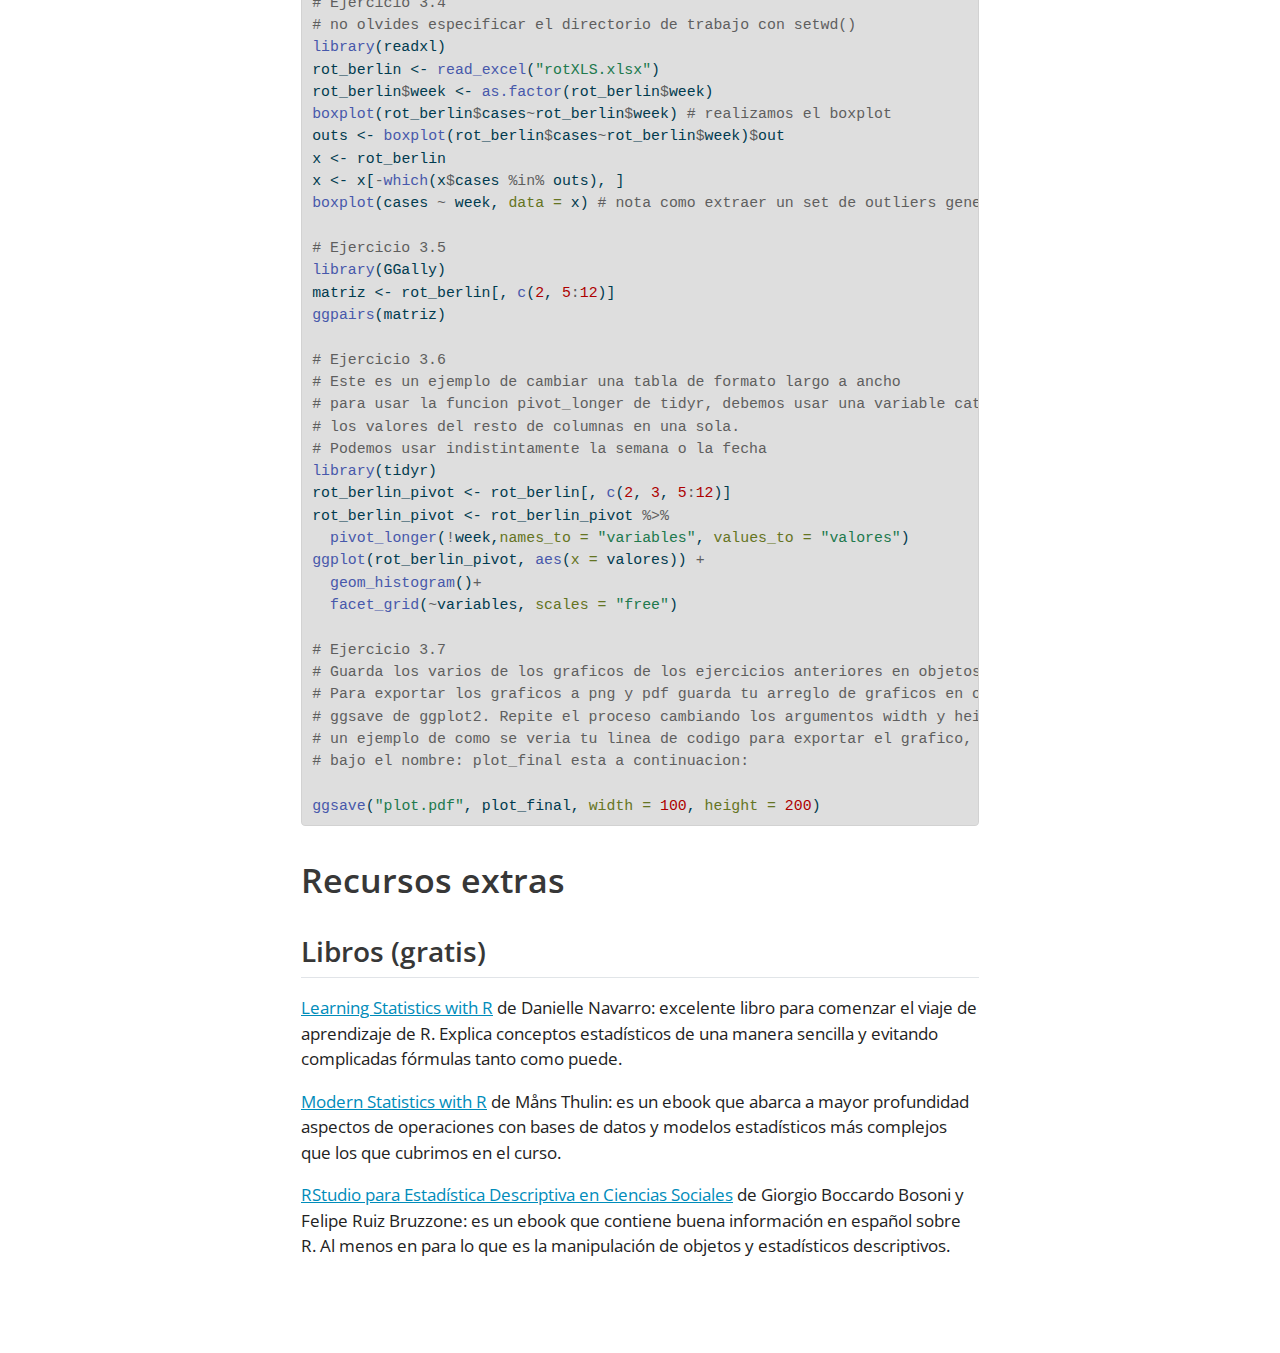
<file: docs/materiales.html>
<!DOCTYPE html>
<html xmlns="http://www.w3.org/1999/xhtml" lang="en" xml:lang="en"><head>

<meta charset="utf-8">
<meta name="generator" content="quarto-1.3.280">

<meta name="viewport" content="width=device-width, initial-scale=1.0, user-scalable=yes">


<title>Estadistica Aplicada con R - Materiales y Recursos</title>
<style>
code{white-space: pre-wrap;}
span.smallcaps{font-variant: small-caps;}
div.columns{display: flex; gap: min(4vw, 1.5em);}
div.column{flex: auto; overflow-x: auto;}
div.hanging-indent{margin-left: 1.5em; text-indent: -1.5em;}
ul.task-list{list-style: none;}
ul.task-list li input[type="checkbox"] {
  width: 0.8em;
  margin: 0 0.8em 0.2em -1em; /* quarto-specific, see https://github.com/quarto-dev/quarto-cli/issues/4556 */ 
  vertical-align: middle;
}
/* CSS for syntax highlighting */
pre > code.sourceCode { white-space: pre; position: relative; }
pre > code.sourceCode > span { display: inline-block; line-height: 1.25; }
pre > code.sourceCode > span:empty { height: 1.2em; }
.sourceCode { overflow: visible; }
code.sourceCode > span { color: inherit; text-decoration: inherit; }
div.sourceCode { margin: 1em 0; }
pre.sourceCode { margin: 0; }
@media screen {
div.sourceCode { overflow: auto; }
}
@media print {
pre > code.sourceCode { white-space: pre-wrap; }
pre > code.sourceCode > span { text-indent: -5em; padding-left: 5em; }
}
pre.numberSource code
  { counter-reset: source-line 0; }
pre.numberSource code > span
  { position: relative; left: -4em; counter-increment: source-line; }
pre.numberSource code > span > a:first-child::before
  { content: counter(source-line);
    position: relative; left: -1em; text-align: right; vertical-align: baseline;
    border: none; display: inline-block;
    -webkit-touch-callout: none; -webkit-user-select: none;
    -khtml-user-select: none; -moz-user-select: none;
    -ms-user-select: none; user-select: none;
    padding: 0 4px; width: 4em;
  }
pre.numberSource { margin-left: 3em;  padding-left: 4px; }
div.sourceCode
  {   }
@media screen {
pre > code.sourceCode > span > a:first-child::before { text-decoration: underline; }
}
</style>


<script src="site_libs/quarto-nav/quarto-nav.js"></script>
<script src="site_libs/quarto-nav/headroom.min.js"></script>
<script src="site_libs/clipboard/clipboard.min.js"></script>
<script src="site_libs/quarto-search/autocomplete.umd.js"></script>
<script src="site_libs/quarto-search/fuse.min.js"></script>
<script src="site_libs/quarto-search/quarto-search.js"></script>
<meta name="quarto:offset" content="./">
<link href="./icon.png" rel="icon" type="image/png">
<script src="site_libs/quarto-html/quarto.js"></script>
<script src="site_libs/quarto-html/popper.min.js"></script>
<script src="site_libs/quarto-html/tippy.umd.min.js"></script>
<script src="site_libs/quarto-html/anchor.min.js"></script>
<link href="site_libs/quarto-html/tippy.css" rel="stylesheet">
<link href="site_libs/quarto-html/quarto-syntax-highlighting.css" rel="stylesheet" id="quarto-text-highlighting-styles">
<script src="site_libs/bootstrap/bootstrap.min.js"></script>
<link href="site_libs/bootstrap/bootstrap-icons.css" rel="stylesheet">
<link href="site_libs/bootstrap/bootstrap.min.css" rel="stylesheet" id="quarto-bootstrap" data-mode="light">
<script id="quarto-search-options" type="application/json">{
  "location": "navbar",
  "copy-button": false,
  "collapse-after": 3,
  "panel-placement": "end",
  "type": "overlay",
  "limit": 20,
  "language": {
    "search-no-results-text": "No results",
    "search-matching-documents-text": "matching documents",
    "search-copy-link-title": "Copy link to search",
    "search-hide-matches-text": "Hide additional matches",
    "search-more-match-text": "more match in this document",
    "search-more-matches-text": "more matches in this document",
    "search-clear-button-title": "Clear",
    "search-detached-cancel-button-title": "Cancel",
    "search-submit-button-title": "Submit"
  }
}</script>


<link rel="stylesheet" href="styles.css">
<meta property="og:title" content="Estadistica Aplicada con R - Materiales y Recursos">
<meta property="og:description" content="">
<meta property="og:site-name" content="Estadistica Aplicada con R">
</head>

<body class="floating nav-fixed">

<div id="quarto-search-results"></div>
  <header id="quarto-header" class="headroom fixed-top">
    <nav class="navbar navbar-expand-lg navbar-dark ">
      <div class="navbar-container container-fluid">
      <div class="navbar-brand-container">
    <a href="./index.html" class="navbar-brand navbar-brand-logo">
    <img src="./icon.png" alt="" class="navbar-logo">
    </a>
  </div>
            <div id="quarto-search" class="" title="Search"></div>
          <button class="navbar-toggler" type="button" data-bs-toggle="collapse" data-bs-target="#navbarCollapse" aria-controls="navbarCollapse" aria-expanded="false" aria-label="Toggle navigation" onclick="if (window.quartoToggleHeadroom) { window.quartoToggleHeadroom(); }">
  <span class="navbar-toggler-icon"></span>
</button>
          <div class="collapse navbar-collapse" id="navbarCollapse">
            <ul class="navbar-nav navbar-nav-scroll me-auto">
  <li class="nav-item">
    <a class="nav-link" href="./index.html" rel="" target="">
 <span class="menu-text">Inicio</span></a>
  </li>  
  <li class="nav-item">
    <a class="nav-link active" href="./materiales.html" rel="" target="" aria-current="page">
 <span class="menu-text">Materiales y Recursos</span></a>
  </li>  
  <li class="nav-item">
    <a class="nav-link" href="./trabajo.html" rel="" target="">
 <span class="menu-text">Trabajo final</span></a>
  </li>  
  <li class="nav-item dropdown ">
    <a class="nav-link dropdown-toggle" href="#" id="nav-menu-módulos" role="button" data-bs-toggle="dropdown" aria-expanded="false" rel="" target="">
 <span class="menu-text">Módulos</span>
    </a>
    <ul class="dropdown-menu" aria-labelledby="nav-menu-módulos">    
        <li>
    <a class="dropdown-item" href="https://mmorenozam.github.io/uce2023-modulo1/" rel="" target="_blank">
 <span class="dropdown-text">Módulo 1</span></a>
  </li>  
        <li>
    <a class="dropdown-item" href="https://mmorenozam.github.io/uce2023-modulo2/" rel="" target="_blank">
 <span class="dropdown-text">Módulo 2</span></a>
  </li>  
        <li>
    <a class="dropdown-item" href="https://mmorenozam.github.io/uce2023-modulo3/" rel="" target="_blank">
 <span class="dropdown-text">Módulo 3</span></a>
  </li>  
        <li>
    <a class="dropdown-item" href="https://mmorenozam.github.io/uce2023-modulo4/" rel="" target="_blank">
 <span class="dropdown-text">Módulo 4</span></a>
  </li>  
        <li>
    <a class="dropdown-item" href="https://mmorenozam.github.io/uce2023-modulo5/" rel="" target="_blank">
 <span class="dropdown-text">Módulo 5</span></a>
  </li>  
    </ul>
  </li>
  <li class="nav-item">
    <a class="nav-link" href="./acerca.html" rel="" target="">
 <span class="menu-text">Acerca del curso</span></a>
  </li>  
</ul>
            <div class="quarto-navbar-tools ms-auto">
</div>
          </div> <!-- /navcollapse -->
      </div> <!-- /container-fluid -->
    </nav>
</header>
<!-- content -->
<div id="quarto-content" class="quarto-container page-columns page-rows-contents page-layout-article page-navbar">
<!-- sidebar -->
  <nav id="quarto-sidebar" class="sidebar collapse collapse-horizontal sidebar-navigation floating overflow-auto">
    <nav id="TOC" role="doc-toc" class="toc-active">
    <h2 id="toc-title">Contenido</h2>
   
  <ul>
  <li><a href="#datos" id="toc-datos" class="nav-link active" data-scroll-target="#datos">Datos</a></li>
  <li><a href="#clases-grabadas" id="toc-clases-grabadas" class="nav-link" data-scroll-target="#clases-grabadas">Clases grabadas</a></li>
  <li><a href="#ejercicios-resueltos" id="toc-ejercicios-resueltos" class="nav-link" data-scroll-target="#ejercicios-resueltos">Ejercicios resueltos</a>
  <ul class="collapse">
  <li><a href="#módulo-1" id="toc-módulo-1" class="nav-link" data-scroll-target="#módulo-1">Módulo 1</a></li>
  <li><a href="#módulo-2" id="toc-módulo-2" class="nav-link" data-scroll-target="#módulo-2">Módulo 2</a></li>
  <li><a href="#módulo-3" id="toc-módulo-3" class="nav-link" data-scroll-target="#módulo-3">Módulo 3</a></li>
  </ul></li>
  <li><a href="#recursos-extras" id="toc-recursos-extras" class="nav-link" data-scroll-target="#recursos-extras">Recursos extras</a>
  <ul class="collapse">
  <li><a href="#libros-gratis" id="toc-libros-gratis" class="nav-link" data-scroll-target="#libros-gratis">Libros (gratis)</a></li>
  </ul></li>
  </ul>
</nav>
</nav>
<div id="quarto-sidebar-glass" data-bs-toggle="collapse" data-bs-target="#quarto-sidebar,#quarto-sidebar-glass"></div>
<!-- margin-sidebar -->
    <div id="quarto-margin-sidebar" class="sidebar margin-sidebar">
    </div>
<!-- main -->
<main class="content" id="quarto-document-content">

<header id="title-block-header" class="quarto-title-block default">
<div class="quarto-title">
<h1 class="title">Materiales y Recursos</h1>
</div>



<div class="quarto-title-meta">

    
  
    
  </div>
  

</header>

<section id="datos" class="level1">
<h1>Datos</h1>
<p>Las tablas de datos complementarias que usaremos en el transcurso del curso están <a href="https://drive.google.com/file/d/1hy542F5j9OsucWlr8m_R9OaX4lRdDTc1/view?usp=share_link" target="_blank">disponibles aquí</a></p>
</section>
<section id="clases-grabadas" class="level1">
<h1>Clases grabadas</h1>
<p>Haz click <a href="https://uceedu-my.sharepoint.com/:f:/g/personal/anbeltran_uce_edu_ec/El4PIeLiSAhBhgWsKnaCYXkBqT5a8U7ktVJInXLHQi2ycQ" target="_blank">aqui</a> para acceder al repositorio donde se encuentran las clases grabadas (enlace actualizado al 06.04)</p>
</section>
<section id="ejercicios-resueltos" class="level1">
<h1>Ejercicios resueltos</h1>
<section id="módulo-1" class="level2">
<h2 class="anchored" data-anchor-id="módulo-1">Módulo 1</h2>
<div class="cell">
<div class="sourceCode cell-code" id="cb1"><pre class="sourceCode r code-with-copy"><code class="sourceCode r"><span id="cb1-1"><a href="#cb1-1" aria-hidden="true" tabindex="-1"></a><span class="co"># Ejercicio 1.1</span></span>
<span id="cb1-2"><a href="#cb1-2" aria-hidden="true" tabindex="-1"></a></span>
<span id="cb1-3"><a href="#cb1-3" aria-hidden="true" tabindex="-1"></a>x <span class="ot">&lt;-</span> <span class="fu">c</span>(<span class="st">"Lunes"</span>, <span class="st">"Martes"</span>, <span class="st">"Miércoles"</span>)</span>
<span id="cb1-4"><a href="#cb1-4" aria-hidden="true" tabindex="-1"></a>y <span class="ot">&lt;-</span> <span class="fu">c</span>(F, T, F, T, T, T)</span>
<span id="cb1-5"><a href="#cb1-5" aria-hidden="true" tabindex="-1"></a>z <span class="ot">&lt;-</span> <span class="fu">c</span>(<span class="dv">2</span><span class="sc">+</span>3i, 1i, <span class="fu">sqrt</span>(2i))</span>
<span id="cb1-6"><a href="#cb1-6" aria-hidden="true" tabindex="-1"></a></span>
<span id="cb1-7"><a href="#cb1-7" aria-hidden="true" tabindex="-1"></a><span class="fu">str</span>(x)</span>
<span id="cb1-8"><a href="#cb1-8" aria-hidden="true" tabindex="-1"></a><span class="fu">str</span>(y)</span>
<span id="cb1-9"><a href="#cb1-9" aria-hidden="true" tabindex="-1"></a><span class="fu">str</span>(z)</span>
<span id="cb1-10"><a href="#cb1-10" aria-hidden="true" tabindex="-1"></a></span>
<span id="cb1-11"><a href="#cb1-11" aria-hidden="true" tabindex="-1"></a><span class="fu">str</span>(<span class="fu">c</span>(x, y))</span>
<span id="cb1-12"><a href="#cb1-12" aria-hidden="true" tabindex="-1"></a><span class="fu">str</span>(<span class="fu">c</span>(z, y))</span>
<span id="cb1-13"><a href="#cb1-13" aria-hidden="true" tabindex="-1"></a></span>
<span id="cb1-14"><a href="#cb1-14" aria-hidden="true" tabindex="-1"></a></span>
<span id="cb1-15"><a href="#cb1-15" aria-hidden="true" tabindex="-1"></a><span class="co"># Ejercicio 1.2</span></span>
<span id="cb1-16"><a href="#cb1-16" aria-hidden="true" tabindex="-1"></a></span>
<span id="cb1-17"><a href="#cb1-17" aria-hidden="true" tabindex="-1"></a>tabla <span class="ot">&lt;-</span> <span class="fu">data.frame</span>(<span class="at">variable1 =</span> <span class="fu">c</span>(<span class="dv">1</span>, <span class="dv">2</span>, <span class="dv">3</span>, <span class="dv">4</span>, <span class="dv">5</span>),</span>
<span id="cb1-18"><a href="#cb1-18" aria-hidden="true" tabindex="-1"></a>                    <span class="at">variable2 =</span> <span class="fu">c</span>(<span class="st">"A"</span>, <span class="st">"B"</span>, <span class="st">"C"</span>, <span class="st">"D"</span>, <span class="st">"E"</span>))</span>
<span id="cb1-19"><a href="#cb1-19" aria-hidden="true" tabindex="-1"></a></span>
<span id="cb1-20"><a href="#cb1-20" aria-hidden="true" tabindex="-1"></a>vector_a <span class="ot">&lt;-</span> <span class="fu">c</span>(<span class="dv">1</span>, <span class="dv">2</span>, <span class="dv">3</span>)</span>
<span id="cb1-21"><a href="#cb1-21" aria-hidden="true" tabindex="-1"></a></span>
<span id="cb1-22"><a href="#cb1-22" aria-hidden="true" tabindex="-1"></a>lista_a <span class="ot">&lt;-</span> <span class="fu">list</span>(<span class="at">lista1 =</span> vector_a,</span>
<span id="cb1-23"><a href="#cb1-23" aria-hidden="true" tabindex="-1"></a>                <span class="at">lista2 =</span> tabla)</span>
<span id="cb1-24"><a href="#cb1-24" aria-hidden="true" tabindex="-1"></a></span>
<span id="cb1-25"><a href="#cb1-25" aria-hidden="true" tabindex="-1"></a>lista_a[[<span class="dv">2</span>]][<span class="dv">4</span>, <span class="dv">2</span>]</span>
<span id="cb1-26"><a href="#cb1-26" aria-hidden="true" tabindex="-1"></a></span>
<span id="cb1-27"><a href="#cb1-27" aria-hidden="true" tabindex="-1"></a></span>
<span id="cb1-28"><a href="#cb1-28" aria-hidden="true" tabindex="-1"></a><span class="co"># Ejercicio 1.3</span></span>
<span id="cb1-29"><a href="#cb1-29" aria-hidden="true" tabindex="-1"></a></span>
<span id="cb1-30"><a href="#cb1-30" aria-hidden="true" tabindex="-1"></a>ej13 <span class="ot">&lt;-</span> <span class="fu">c</span>(<span class="fl">108.5</span>, <span class="fl">75.3</span>, <span class="fl">67.5</span>, <span class="fl">93.6</span>, <span class="fl">153.8</span>, <span class="fl">113.9</span>, <span class="cn">NA</span>, <span class="fl">133.8</span>, <span class="fl">47.8</span>, <span class="fl">71.1</span>, <span class="cn">NA</span>)</span>
<span id="cb1-31"><a href="#cb1-31" aria-hidden="true" tabindex="-1"></a></span>
<span id="cb1-32"><a href="#cb1-32" aria-hidden="true" tabindex="-1"></a><span class="fu">mean</span>(ej13, <span class="at">na.rm =</span> T)</span>
<span id="cb1-33"><a href="#cb1-33" aria-hidden="true" tabindex="-1"></a><span class="fu">median</span>(ej13, <span class="at">na.rm =</span> T)</span>
<span id="cb1-34"><a href="#cb1-34" aria-hidden="true" tabindex="-1"></a>modeest<span class="sc">::</span><span class="fu">mlv</span>(ej13, <span class="at">method =</span> <span class="st">"mfv"</span>, <span class="at">na.rm =</span> T) <span class="co"># el comando :: permite llamar rápidamente funciones específicas de una lib.</span></span>
<span id="cb1-35"><a href="#cb1-35" aria-hidden="true" tabindex="-1"></a><span class="fu">quantile</span>(ej13, <span class="at">na.rm =</span> T)</span>
<span id="cb1-36"><a href="#cb1-36" aria-hidden="true" tabindex="-1"></a><span class="fu">sd</span>(ej13, <span class="at">na.rm =</span> T)</span>
<span id="cb1-37"><a href="#cb1-37" aria-hidden="true" tabindex="-1"></a><span class="fu">var</span>(ej13, <span class="at">na.rm =</span> T)</span>
<span id="cb1-38"><a href="#cb1-38" aria-hidden="true" tabindex="-1"></a></span>
<span id="cb1-39"><a href="#cb1-39" aria-hidden="true" tabindex="-1"></a></span>
<span id="cb1-40"><a href="#cb1-40" aria-hidden="true" tabindex="-1"></a><span class="co"># Ejercicio 1.4</span></span>
<span id="cb1-41"><a href="#cb1-41" aria-hidden="true" tabindex="-1"></a><span class="fu">data</span>(<span class="st">"iris"</span>)</span>
<span id="cb1-42"><a href="#cb1-42" aria-hidden="true" tabindex="-1"></a><span class="fu">summary</span>(iris)</span>
<span id="cb1-43"><a href="#cb1-43" aria-hidden="true" tabindex="-1"></a></span>
<span id="cb1-44"><a href="#cb1-44" aria-hidden="true" tabindex="-1"></a></span>
<span id="cb1-45"><a href="#cb1-45" aria-hidden="true" tabindex="-1"></a><span class="co"># Ejercicio 1.5</span></span>
<span id="cb1-46"><a href="#cb1-46" aria-hidden="true" tabindex="-1"></a><span class="fu">library</span>(palmerpenguins)</span>
<span id="cb1-47"><a href="#cb1-47" aria-hidden="true" tabindex="-1"></a><span class="fu">library</span>(flextable)</span>
<span id="cb1-48"><a href="#cb1-48" aria-hidden="true" tabindex="-1"></a></span>
<span id="cb1-49"><a href="#cb1-49" aria-hidden="true" tabindex="-1"></a><span class="fu">data</span>(penguins)</span>
<span id="cb1-50"><a href="#cb1-50" aria-hidden="true" tabindex="-1"></a></span>
<span id="cb1-51"><a href="#cb1-51" aria-hidden="true" tabindex="-1"></a>tabla_frecuencia <span class="ot">&lt;-</span> <span class="fu">fdt</span>(penguins<span class="sc">$</span>bill_depth_mm, <span class="at">na.rm =</span> T)</span>
<span id="cb1-52"><a href="#cb1-52" aria-hidden="true" tabindex="-1"></a>ft1 <span class="ot">&lt;-</span> <span class="fu">flextable</span>(tabla_frecuencia)</span>
<span id="cb1-53"><a href="#cb1-53" aria-hidden="true" tabindex="-1"></a></span>
<span id="cb1-54"><a href="#cb1-54" aria-hidden="true" tabindex="-1"></a><span class="fu">save_as_docx</span>(<span class="st">"Tabla 1"</span> <span class="ot">=</span> ft1,</span>
<span id="cb1-55"><a href="#cb1-55" aria-hidden="true" tabindex="-1"></a>             <span class="at">path =</span> <span class="st">"elpath/quecorresponda/entu/ordenador/tabla.docx"</span>)</span></code><button title="Copy to Clipboard" class="code-copy-button"><i class="bi"></i></button></pre></div>
</div>
</section>
<section id="módulo-2" class="level2">
<h2 class="anchored" data-anchor-id="módulo-2">Módulo 2</h2>
<div class="cell">
<div class="sourceCode cell-code" id="cb2"><pre class="sourceCode r code-with-copy"><code class="sourceCode r"><span id="cb2-1"><a href="#cb2-1" aria-hidden="true" tabindex="-1"></a><span class="co"># Ejercicio 2.1</span></span>
<span id="cb2-2"><a href="#cb2-2" aria-hidden="true" tabindex="-1"></a><span class="fu">library</span>(FielDHub)</span>
<span id="cb2-3"><a href="#cb2-3" aria-hidden="true" tabindex="-1"></a></span>
<span id="cb2-4"><a href="#cb2-4" aria-hidden="true" tabindex="-1"></a>trt <span class="ot">&lt;-</span> <span class="fu">c</span>(<span class="st">"cepa_1"</span>,</span>
<span id="cb2-5"><a href="#cb2-5" aria-hidden="true" tabindex="-1"></a>         <span class="st">"cepa_2"</span>,</span>
<span id="cb2-6"><a href="#cb2-6" aria-hidden="true" tabindex="-1"></a>         <span class="st">"cepa_3"</span>,</span>
<span id="cb2-7"><a href="#cb2-7" aria-hidden="true" tabindex="-1"></a>         <span class="st">"cepa_4"</span>,</span>
<span id="cb2-8"><a href="#cb2-8" aria-hidden="true" tabindex="-1"></a>         <span class="st">"cepa_5"</span>,</span>
<span id="cb2-9"><a href="#cb2-9" aria-hidden="true" tabindex="-1"></a>         <span class="st">"cepa_6"</span>)</span>
<span id="cb2-10"><a href="#cb2-10" aria-hidden="true" tabindex="-1"></a></span>
<span id="cb2-11"><a href="#cb2-11" aria-hidden="true" tabindex="-1"></a>trt_lista <span class="ot">&lt;-</span> <span class="fu">data.frame</span>(<span class="at">TREATMENT =</span> trt, <span class="at">REP =</span> <span class="dv">4</span>)</span>
<span id="cb2-12"><a href="#cb2-12" aria-hidden="true" tabindex="-1"></a></span>
<span id="cb2-13"><a href="#cb2-13" aria-hidden="true" tabindex="-1"></a>dca.ej21 <span class="ot">&lt;-</span> <span class="fu">CRD</span>(<span class="at">t =</span> <span class="cn">NULL</span>,</span>
<span id="cb2-14"><a href="#cb2-14" aria-hidden="true" tabindex="-1"></a>                       <span class="at">reps =</span> <span class="cn">NULL</span>,</span>
<span id="cb2-15"><a href="#cb2-15" aria-hidden="true" tabindex="-1"></a>                       <span class="at">plotNumber =</span> <span class="dv">101</span>,</span>
<span id="cb2-16"><a href="#cb2-16" aria-hidden="true" tabindex="-1"></a>                       <span class="at">seed =</span> <span class="dv">1460</span>,</span>
<span id="cb2-17"><a href="#cb2-17" aria-hidden="true" tabindex="-1"></a>                       <span class="at">locationName =</span> <span class="st">"Quito"</span>,</span>
<span id="cb2-18"><a href="#cb2-18" aria-hidden="true" tabindex="-1"></a>                       <span class="at">data =</span> trt_lista)</span>
<span id="cb2-19"><a href="#cb2-19" aria-hidden="true" tabindex="-1"></a>dca.ej21<span class="sc">$</span>fieldBook</span>
<span id="cb2-20"><a href="#cb2-20" aria-hidden="true" tabindex="-1"></a><span class="fu">plot</span>(dca.ej21)</span>
<span id="cb2-21"><a href="#cb2-21" aria-hidden="true" tabindex="-1"></a></span>
<span id="cb2-22"><a href="#cb2-22" aria-hidden="true" tabindex="-1"></a><span class="co"># Ejercicio 2.2</span></span>
<span id="cb2-23"><a href="#cb2-23" aria-hidden="true" tabindex="-1"></a></span>
<span id="cb2-24"><a href="#cb2-24" aria-hidden="true" tabindex="-1"></a>dbca.ej22 <span class="ot">&lt;-</span> <span class="fu">RCBD</span>(<span class="at">t =</span> <span class="cn">NULL</span>,</span>
<span id="cb2-25"><a href="#cb2-25" aria-hidden="true" tabindex="-1"></a>                       <span class="at">reps =</span> <span class="dv">3</span>,                    </span>
<span id="cb2-26"><a href="#cb2-26" aria-hidden="true" tabindex="-1"></a>                       <span class="at">l =</span> <span class="dv">1</span>,                  <span class="co"># número de locaciones</span></span>
<span id="cb2-27"><a href="#cb2-27" aria-hidden="true" tabindex="-1"></a>                       <span class="at">plotNumber =</span> <span class="dv">101</span>,       </span>
<span id="cb2-28"><a href="#cb2-28" aria-hidden="true" tabindex="-1"></a>                       <span class="at">locationNames =</span> <span class="st">"Quito"</span>, </span>
<span id="cb2-29"><a href="#cb2-29" aria-hidden="true" tabindex="-1"></a>                       <span class="at">seed =</span> <span class="dv">123</span>,</span>
<span id="cb2-30"><a href="#cb2-30" aria-hidden="true" tabindex="-1"></a>                       <span class="at">data =</span> trt_lista)       </span>
<span id="cb2-31"><a href="#cb2-31" aria-hidden="true" tabindex="-1"></a></span>
<span id="cb2-32"><a href="#cb2-32" aria-hidden="true" tabindex="-1"></a>dca.ej22<span class="sc">$</span>fieldBook</span>
<span id="cb2-33"><a href="#cb2-33" aria-hidden="true" tabindex="-1"></a><span class="fu">plot</span>(dca.ej22)</span>
<span id="cb2-34"><a href="#cb2-34" aria-hidden="true" tabindex="-1"></a></span>
<span id="cb2-35"><a href="#cb2-35" aria-hidden="true" tabindex="-1"></a><span class="co"># Ejercicio 2.3</span></span>
<span id="cb2-36"><a href="#cb2-36" aria-hidden="true" tabindex="-1"></a></span>
<span id="cb2-37"><a href="#cb2-37" aria-hidden="true" tabindex="-1"></a>FACTORS <span class="ot">&lt;-</span> <span class="fu">rep</span>(<span class="fu">c</span>(<span class="st">"CEPA"</span>, <span class="st">"N"</span>, <span class="st">"P"</span>), <span class="fu">c</span>(<span class="dv">3</span>, <span class="dv">3</span>, <span class="dv">3</span>))</span>
<span id="cb2-38"><a href="#cb2-38" aria-hidden="true" tabindex="-1"></a>LEVELS <span class="ot">&lt;-</span> <span class="fu">c</span>(<span class="st">"A"</span>, <span class="st">"B"</span>, <span class="st">"C"</span>, <span class="st">"D"</span>, <span class="st">"N1"</span>, <span class="st">"N2"</span>, <span class="st">"N3"</span>, <span class="st">"P1"</span>, <span class="st">"P2"</span>, <span class="st">"P3"</span>)</span>
<span id="cb2-39"><a href="#cb2-39" aria-hidden="true" tabindex="-1"></a>data_factorial <span class="ot">&lt;-</span> <span class="fu">data.frame</span>(<span class="at">FACTOR =</span> FACTORS, <span class="at">LEVEL =</span> LEVELS)</span>
<span id="cb2-40"><a href="#cb2-40" aria-hidden="true" tabindex="-1"></a></span>
<span id="cb2-41"><a href="#cb2-41" aria-hidden="true" tabindex="-1"></a><span class="co"># DCA</span></span>
<span id="cb2-42"><a href="#cb2-42" aria-hidden="true" tabindex="-1"></a>dfc.dca.ej23 <span class="ot">&lt;-</span> <span class="fu">full_factorial</span>(<span class="at">setfactors =</span> <span class="cn">NULL</span>,</span>
<span id="cb2-43"><a href="#cb2-43" aria-hidden="true" tabindex="-1"></a>                                    <span class="at">reps =</span> <span class="dv">3</span>,</span>
<span id="cb2-44"><a href="#cb2-44" aria-hidden="true" tabindex="-1"></a>                                    <span class="at">l =</span> <span class="dv">1</span>,</span>
<span id="cb2-45"><a href="#cb2-45" aria-hidden="true" tabindex="-1"></a>                                    <span class="at">type =</span> <span class="dv">1</span>,</span>
<span id="cb2-46"><a href="#cb2-46" aria-hidden="true" tabindex="-1"></a>                                    <span class="at">plotNumber =</span> <span class="dv">101</span>,</span>
<span id="cb2-47"><a href="#cb2-47" aria-hidden="true" tabindex="-1"></a>                                    <span class="at">seed =</span> <span class="dv">1460</span>,</span>
<span id="cb2-48"><a href="#cb2-48" aria-hidden="true" tabindex="-1"></a>                                    <span class="at">locationNames =</span> <span class="st">"Quito"</span>,</span>
<span id="cb2-49"><a href="#cb2-49" aria-hidden="true" tabindex="-1"></a>                                    <span class="at">data =</span> data_factorial)</span>
<span id="cb2-50"><a href="#cb2-50" aria-hidden="true" tabindex="-1"></a>dfc.dca.ej23<span class="sc">$</span>fieldBook</span>
<span id="cb2-51"><a href="#cb2-51" aria-hidden="true" tabindex="-1"></a><span class="fu">plot</span>(dfc.dca.ej23)</span>
<span id="cb2-52"><a href="#cb2-52" aria-hidden="true" tabindex="-1"></a></span>
<span id="cb2-53"><a href="#cb2-53" aria-hidden="true" tabindex="-1"></a><span class="co"># DBCA</span></span>
<span id="cb2-54"><a href="#cb2-54" aria-hidden="true" tabindex="-1"></a>dfc.dbca.ej23 <span class="ot">&lt;-</span> <span class="fu">full_factorial</span>(<span class="at">setfactors =</span> <span class="cn">NULL</span>,</span>
<span id="cb2-55"><a href="#cb2-55" aria-hidden="true" tabindex="-1"></a>                                    <span class="at">reps =</span> <span class="dv">3</span>,</span>
<span id="cb2-56"><a href="#cb2-56" aria-hidden="true" tabindex="-1"></a>                                    <span class="at">l =</span> <span class="dv">1</span>,</span>
<span id="cb2-57"><a href="#cb2-57" aria-hidden="true" tabindex="-1"></a>                                    <span class="at">type =</span> <span class="dv">2</span>,</span>
<span id="cb2-58"><a href="#cb2-58" aria-hidden="true" tabindex="-1"></a>                                    <span class="at">plotNumber =</span> <span class="dv">101</span>,</span>
<span id="cb2-59"><a href="#cb2-59" aria-hidden="true" tabindex="-1"></a>                                    <span class="at">seed =</span> <span class="dv">1460</span>,</span>
<span id="cb2-60"><a href="#cb2-60" aria-hidden="true" tabindex="-1"></a>                                    <span class="at">locationNames =</span> <span class="st">"Quito"</span>,</span>
<span id="cb2-61"><a href="#cb2-61" aria-hidden="true" tabindex="-1"></a>                                    <span class="at">data =</span> data_factorial)</span>
<span id="cb2-62"><a href="#cb2-62" aria-hidden="true" tabindex="-1"></a>dfc.dbca.ej23<span class="sc">$</span>fieldBook</span>
<span id="cb2-63"><a href="#cb2-63" aria-hidden="true" tabindex="-1"></a><span class="fu">plot</span>(dfc.dbca.ej23)</span>
<span id="cb2-64"><a href="#cb2-64" aria-hidden="true" tabindex="-1"></a></span>
<span id="cb2-65"><a href="#cb2-65" aria-hidden="true" tabindex="-1"></a><span class="co"># Ejercicio 2.4</span></span>
<span id="cb2-66"><a href="#cb2-66" aria-hidden="true" tabindex="-1"></a></span>
<span id="cb2-67"><a href="#cb2-67" aria-hidden="true" tabindex="-1"></a><span class="fu">setwd</span>(<span class="st">"elpath/detudirectorio/detrabajo/entucomputadora"</span>)</span>
<span id="cb2-68"><a href="#cb2-68" aria-hidden="true" tabindex="-1"></a><span class="fu">library</span>(openxlsx)</span>
<span id="cb2-69"><a href="#cb2-69" aria-hidden="true" tabindex="-1"></a></span>
<span id="cb2-70"><a href="#cb2-70" aria-hidden="true" tabindex="-1"></a><span class="fu">write.xlsx</span>(dca.ej21<span class="sc">$</span>fieldBook, <span class="at">file =</span> <span class="st">"ej21.xlsx"</span>)</span>
<span id="cb2-71"><a href="#cb2-71" aria-hidden="true" tabindex="-1"></a><span class="fu">write.xlsx</span>(dca.ej22<span class="sc">$</span>fieldBook, <span class="at">file =</span> <span class="st">"ej22.xlsx"</span>)</span>
<span id="cb2-72"><a href="#cb2-72" aria-hidden="true" tabindex="-1"></a><span class="fu">write.xlsx</span>(dfc.dca.ej23<span class="sc">$</span><span class="er">$</span>fieldBook, <span class="at">file =</span> <span class="st">"ej23_dca.xlsx"</span>)</span>
<span id="cb2-73"><a href="#cb2-73" aria-hidden="true" tabindex="-1"></a><span class="fu">write.xlsx</span>(dfc.dbca.ej23<span class="sc">$</span><span class="er">$</span>fieldBook, <span class="at">file =</span> <span class="st">"ej23_dbca.xlsx"</span>)</span></code><button title="Copy to Clipboard" class="code-copy-button"><i class="bi"></i></button></pre></div>
</div>
</section>
<section id="módulo-3" class="level2">
<h2 class="anchored" data-anchor-id="módulo-3">Módulo 3</h2>
<div class="cell">
<div class="sourceCode cell-code" id="cb3"><pre class="sourceCode r code-with-copy"><code class="sourceCode r"><span id="cb3-1"><a href="#cb3-1" aria-hidden="true" tabindex="-1"></a><span class="co"># Ejercicio 3.1</span></span>
<span id="cb3-2"><a href="#cb3-2" aria-hidden="true" tabindex="-1"></a><span class="fu">library</span>(palmerpenguins)</span>
<span id="cb3-3"><a href="#cb3-3" aria-hidden="true" tabindex="-1"></a><span class="fu">library</span>(ggplot2)</span>
<span id="cb3-4"><a href="#cb3-4" aria-hidden="true" tabindex="-1"></a><span class="fu">library</span>(viridis)</span>
<span id="cb3-5"><a href="#cb3-5" aria-hidden="true" tabindex="-1"></a><span class="fu">library</span>(ggsci)</span>
<span id="cb3-6"><a href="#cb3-6" aria-hidden="true" tabindex="-1"></a></span>
<span id="cb3-7"><a href="#cb3-7" aria-hidden="true" tabindex="-1"></a><span class="fu">data</span>(penguins)</span>
<span id="cb3-8"><a href="#cb3-8" aria-hidden="true" tabindex="-1"></a><span class="fu">ggplot</span>(penguins,</span>
<span id="cb3-9"><a href="#cb3-9" aria-hidden="true" tabindex="-1"></a>       <span class="fu">aes</span>(<span class="at">x =</span> flipper_length_mm, <span class="at">y =</span> body_mass_g, <span class="at">colour =</span> species)) <span class="sc">+</span></span>
<span id="cb3-10"><a href="#cb3-10" aria-hidden="true" tabindex="-1"></a>  <span class="fu">geom_point</span>(<span class="at">alpha =</span> <span class="fl">0.7</span>,</span>
<span id="cb3-11"><a href="#cb3-11" aria-hidden="true" tabindex="-1"></a>             <span class="at">size =</span> <span class="dv">3</span>) <span class="sc">+</span></span>
<span id="cb3-12"><a href="#cb3-12" aria-hidden="true" tabindex="-1"></a>  <span class="fu">facet_wrap</span>(<span class="sc">~</span>sex) <span class="sc">+</span></span>
<span id="cb3-13"><a href="#cb3-13" aria-hidden="true" tabindex="-1"></a>  <span class="fu">scale_color_viridis</span>(<span class="at">discrete =</span> T, <span class="at">option =</span> <span class="st">"A"</span>) <span class="co"># cambia aquí la opción A por las letras B, C, D, E, F, G, y H para ver las otras paletas</span></span>
<span id="cb3-14"><a href="#cb3-14" aria-hidden="true" tabindex="-1"></a></span>
<span id="cb3-15"><a href="#cb3-15" aria-hidden="true" tabindex="-1"></a><span class="fu">ggplot</span>(penguins,</span>
<span id="cb3-16"><a href="#cb3-16" aria-hidden="true" tabindex="-1"></a>       <span class="fu">aes</span>(<span class="at">x =</span> flipper_length_mm, <span class="at">y =</span> body_mass_g, <span class="at">colour =</span> species)) <span class="sc">+</span></span>
<span id="cb3-17"><a href="#cb3-17" aria-hidden="true" tabindex="-1"></a>  <span class="fu">geom_point</span>(<span class="at">alpha =</span> <span class="fl">0.7</span>,</span>
<span id="cb3-18"><a href="#cb3-18" aria-hidden="true" tabindex="-1"></a>             <span class="at">size =</span> <span class="dv">3</span>) <span class="sc">+</span></span>
<span id="cb3-19"><a href="#cb3-19" aria-hidden="true" tabindex="-1"></a>  <span class="fu">facet_wrap</span>(<span class="sc">~</span>sex) <span class="sc">+</span></span>
<span id="cb3-20"><a href="#cb3-20" aria-hidden="true" tabindex="-1"></a>  <span class="fu">scale_color_npg</span>() <span class="co"># cambia aquí la terminación "npg" por aaas, nejm, simpsons, rickandmorty para ver otras paletas</span></span>
<span id="cb3-21"><a href="#cb3-21" aria-hidden="true" tabindex="-1"></a></span>
<span id="cb3-22"><a href="#cb3-22" aria-hidden="true" tabindex="-1"></a>p1 <span class="ot">&lt;-</span> <span class="fu">ggplot</span>(penguins,</span>
<span id="cb3-23"><a href="#cb3-23" aria-hidden="true" tabindex="-1"></a>       <span class="fu">aes</span>(<span class="at">x =</span> flipper_length_mm, <span class="at">y =</span> body_mass_g, <span class="at">colour =</span> species)) <span class="sc">+</span></span>
<span id="cb3-24"><a href="#cb3-24" aria-hidden="true" tabindex="-1"></a>  <span class="fu">geom_point</span>(<span class="at">alpha =</span> <span class="fl">0.7</span>,</span>
<span id="cb3-25"><a href="#cb3-25" aria-hidden="true" tabindex="-1"></a>             <span class="at">size =</span> <span class="dv">3</span>) <span class="sc">+</span></span>
<span id="cb3-26"><a href="#cb3-26" aria-hidden="true" tabindex="-1"></a>  <span class="fu">facet_wrap</span>(<span class="sc">~</span>sex) <span class="sc">+</span></span>
<span id="cb3-27"><a href="#cb3-27" aria-hidden="true" tabindex="-1"></a>  <span class="fu">scale_color_npg</span>()</span>
<span id="cb3-28"><a href="#cb3-28" aria-hidden="true" tabindex="-1"></a></span>
<span id="cb3-29"><a href="#cb3-29" aria-hidden="true" tabindex="-1"></a><span class="co"># Para cambiar el estilo en general del grafico, con el objeto p1 generado, agrega el tema poniendo + "estilo". Algunos estilos de ggplot2: theme_bw(), theme_gray(), theme_dark(), theme_minimal(), theme_classic(). Ejemplo:</span></span>
<span id="cb3-30"><a href="#cb3-30" aria-hidden="true" tabindex="-1"></a></span>
<span id="cb3-31"><a href="#cb3-31" aria-hidden="true" tabindex="-1"></a>p1 <span class="sc">+</span> <span class="fu">theme_dark</span>()</span>
<span id="cb3-32"><a href="#cb3-32" aria-hidden="true" tabindex="-1"></a></span>
<span id="cb3-33"><a href="#cb3-33" aria-hidden="true" tabindex="-1"></a></span>
<span id="cb3-34"><a href="#cb3-34" aria-hidden="true" tabindex="-1"></a><span class="co"># Ejercicio 3.2</span></span>
<span id="cb3-35"><a href="#cb3-35" aria-hidden="true" tabindex="-1"></a>sub_penguins <span class="ot">&lt;-</span> <span class="fu">na.omit</span>(penguins)</span>
<span id="cb3-36"><a href="#cb3-36" aria-hidden="true" tabindex="-1"></a><span class="fu">ggplot</span>(sub_penguins,</span>
<span id="cb3-37"><a href="#cb3-37" aria-hidden="true" tabindex="-1"></a>       <span class="fu">aes</span>(<span class="at">y =</span> body_mass_g, <span class="at">x =</span> species, <span class="at">fill =</span> species)) <span class="sc">+</span></span>
<span id="cb3-38"><a href="#cb3-38" aria-hidden="true" tabindex="-1"></a>  <span class="fu">geom_boxplot</span>(<span class="at">outlier.fill =</span> <span class="st">"red"</span>,</span>
<span id="cb3-39"><a href="#cb3-39" aria-hidden="true" tabindex="-1"></a>               <span class="at">outlier.shape =</span> <span class="dv">23</span>) <span class="sc">+</span></span>
<span id="cb3-40"><a href="#cb3-40" aria-hidden="true" tabindex="-1"></a>  <span class="fu">facet_grid</span>(<span class="sc">~</span>sex<span class="sc">~</span>island) <span class="sc">+</span> </span>
<span id="cb3-41"><a href="#cb3-41" aria-hidden="true" tabindex="-1"></a>  <span class="fu">theme</span>(<span class="at">legend.position =</span> <span class="st">"none"</span>)</span>
<span id="cb3-42"><a href="#cb3-42" aria-hidden="true" tabindex="-1"></a></span>
<span id="cb3-43"><a href="#cb3-43" aria-hidden="true" tabindex="-1"></a></span>
<span id="cb3-44"><a href="#cb3-44" aria-hidden="true" tabindex="-1"></a><span class="co"># Ejercicio 3.3</span></span>
<span id="cb3-45"><a href="#cb3-45" aria-hidden="true" tabindex="-1"></a>outliers <span class="ot">&lt;-</span> <span class="fu">boxplot</span>(bill_depth_mm <span class="sc">~</span> species, <span class="at">data =</span> penguins, <span class="at">plot =</span> F)<span class="sc">$</span>out</span>
<span id="cb3-46"><a href="#cb3-46" aria-hidden="true" tabindex="-1"></a>x <span class="ot">&lt;-</span> penguins</span>
<span id="cb3-47"><a href="#cb3-47" aria-hidden="true" tabindex="-1"></a>x <span class="ot">&lt;-</span> x[<span class="sc">-</span><span class="fu">which</span>(x<span class="sc">$</span>bill_depth_mm <span class="sc">%in%</span> outliers), ]</span>
<span id="cb3-48"><a href="#cb3-48" aria-hidden="true" tabindex="-1"></a><span class="fu">boxplot</span>(bill_depth_mm <span class="sc">~</span> species, <span class="at">data =</span> x)</span>
<span id="cb3-49"><a href="#cb3-49" aria-hidden="true" tabindex="-1"></a></span>
<span id="cb3-50"><a href="#cb3-50" aria-hidden="true" tabindex="-1"></a></span>
<span id="cb3-51"><a href="#cb3-51" aria-hidden="true" tabindex="-1"></a><span class="co"># Ejercicio 3.4</span></span>
<span id="cb3-52"><a href="#cb3-52" aria-hidden="true" tabindex="-1"></a><span class="co"># no olvides especificar el directorio de trabajo con setwd()</span></span>
<span id="cb3-53"><a href="#cb3-53" aria-hidden="true" tabindex="-1"></a><span class="fu">library</span>(readxl)</span>
<span id="cb3-54"><a href="#cb3-54" aria-hidden="true" tabindex="-1"></a>rot_berlin <span class="ot">&lt;-</span> <span class="fu">read_excel</span>(<span class="st">"rotXLS.xlsx"</span>)</span>
<span id="cb3-55"><a href="#cb3-55" aria-hidden="true" tabindex="-1"></a>rot_berlin<span class="sc">$</span>week <span class="ot">&lt;-</span> <span class="fu">as.factor</span>(rot_berlin<span class="sc">$</span>week)</span>
<span id="cb3-56"><a href="#cb3-56" aria-hidden="true" tabindex="-1"></a><span class="fu">boxplot</span>(rot_berlin<span class="sc">$</span>cases<span class="sc">~</span>rot_berlin<span class="sc">$</span>week) <span class="co"># realizamos el boxplot</span></span>
<span id="cb3-57"><a href="#cb3-57" aria-hidden="true" tabindex="-1"></a>outs <span class="ot">&lt;-</span> <span class="fu">boxplot</span>(rot_berlin<span class="sc">$</span>cases<span class="sc">~</span>rot_berlin<span class="sc">$</span>week)<span class="sc">$</span>out</span>
<span id="cb3-58"><a href="#cb3-58" aria-hidden="true" tabindex="-1"></a>x <span class="ot">&lt;-</span> rot_berlin</span>
<span id="cb3-59"><a href="#cb3-59" aria-hidden="true" tabindex="-1"></a>x <span class="ot">&lt;-</span> x[<span class="sc">-</span><span class="fu">which</span>(x<span class="sc">$</span>cases <span class="sc">%in%</span> outs), ]</span>
<span id="cb3-60"><a href="#cb3-60" aria-hidden="true" tabindex="-1"></a><span class="fu">boxplot</span>(cases <span class="sc">~</span> week, <span class="at">data =</span> x) <span class="co"># nota como extraer un set de outliers genera mas outliers</span></span>
<span id="cb3-61"><a href="#cb3-61" aria-hidden="true" tabindex="-1"></a></span>
<span id="cb3-62"><a href="#cb3-62" aria-hidden="true" tabindex="-1"></a><span class="co"># Ejercicio 3.5</span></span>
<span id="cb3-63"><a href="#cb3-63" aria-hidden="true" tabindex="-1"></a><span class="fu">library</span>(GGally)</span>
<span id="cb3-64"><a href="#cb3-64" aria-hidden="true" tabindex="-1"></a>matriz <span class="ot">&lt;-</span> rot_berlin[, <span class="fu">c</span>(<span class="dv">2</span>, <span class="dv">5</span><span class="sc">:</span><span class="dv">12</span>)]</span>
<span id="cb3-65"><a href="#cb3-65" aria-hidden="true" tabindex="-1"></a><span class="fu">ggpairs</span>(matriz)</span>
<span id="cb3-66"><a href="#cb3-66" aria-hidden="true" tabindex="-1"></a></span>
<span id="cb3-67"><a href="#cb3-67" aria-hidden="true" tabindex="-1"></a><span class="co"># Ejercicio 3.6</span></span>
<span id="cb3-68"><a href="#cb3-68" aria-hidden="true" tabindex="-1"></a><span class="co"># Este es un ejemplo de cambiar una tabla de formato largo a ancho</span></span>
<span id="cb3-69"><a href="#cb3-69" aria-hidden="true" tabindex="-1"></a><span class="co"># para usar la funcion pivot_longer de tidyr, debemos usar una variable categorica sobre la cual ordenar</span></span>
<span id="cb3-70"><a href="#cb3-70" aria-hidden="true" tabindex="-1"></a><span class="co"># los valores del resto de columnas en una sola.</span></span>
<span id="cb3-71"><a href="#cb3-71" aria-hidden="true" tabindex="-1"></a><span class="co"># Podemos usar indistintamente la semana o la fecha</span></span>
<span id="cb3-72"><a href="#cb3-72" aria-hidden="true" tabindex="-1"></a><span class="fu">library</span>(tidyr)</span>
<span id="cb3-73"><a href="#cb3-73" aria-hidden="true" tabindex="-1"></a>rot_berlin_pivot <span class="ot">&lt;-</span> rot_berlin[, <span class="fu">c</span>(<span class="dv">2</span>, <span class="dv">3</span>, <span class="dv">5</span><span class="sc">:</span><span class="dv">12</span>)]</span>
<span id="cb3-74"><a href="#cb3-74" aria-hidden="true" tabindex="-1"></a>rot_berlin_pivot <span class="ot">&lt;-</span> rot_berlin_pivot <span class="sc">%&gt;%</span> </span>
<span id="cb3-75"><a href="#cb3-75" aria-hidden="true" tabindex="-1"></a>  <span class="fu">pivot_longer</span>(<span class="sc">!</span>week,<span class="at">names_to =</span> <span class="st">"variables"</span>, <span class="at">values_to =</span> <span class="st">"valores"</span>)</span>
<span id="cb3-76"><a href="#cb3-76" aria-hidden="true" tabindex="-1"></a><span class="fu">ggplot</span>(rot_berlin_pivot, <span class="fu">aes</span>(<span class="at">x =</span> valores)) <span class="sc">+</span></span>
<span id="cb3-77"><a href="#cb3-77" aria-hidden="true" tabindex="-1"></a>  <span class="fu">geom_histogram</span>()<span class="sc">+</span></span>
<span id="cb3-78"><a href="#cb3-78" aria-hidden="true" tabindex="-1"></a>  <span class="fu">facet_grid</span>(<span class="sc">~</span>variables, <span class="at">scales =</span> <span class="st">"free"</span>)</span>
<span id="cb3-79"><a href="#cb3-79" aria-hidden="true" tabindex="-1"></a></span>
<span id="cb3-80"><a href="#cb3-80" aria-hidden="true" tabindex="-1"></a><span class="co"># Ejercicio 3.7</span></span>
<span id="cb3-81"><a href="#cb3-81" aria-hidden="true" tabindex="-1"></a><span class="co"># Guarda los varios de los graficos de los ejercicios anteriores en objetos y genera un grafico combinado con patchwork</span></span>
<span id="cb3-82"><a href="#cb3-82" aria-hidden="true" tabindex="-1"></a><span class="co"># Para exportar los graficos a png y pdf guarda tu arreglo de graficos en otro objeto y exportalos con la funcion</span></span>
<span id="cb3-83"><a href="#cb3-83" aria-hidden="true" tabindex="-1"></a><span class="co"># ggsave de ggplot2. Repite el proceso cambiando los argumentos width y height hasta obtener un grafico de tu agrado</span></span>
<span id="cb3-84"><a href="#cb3-84" aria-hidden="true" tabindex="-1"></a><span class="co"># un ejemplo de como se veria tu linea de codigo para exportar el grafico, asumiendo que guardaste el arreglo de patchwork</span></span>
<span id="cb3-85"><a href="#cb3-85" aria-hidden="true" tabindex="-1"></a><span class="co"># bajo el nombre: plot_final esta a continuacion:</span></span>
<span id="cb3-86"><a href="#cb3-86" aria-hidden="true" tabindex="-1"></a></span>
<span id="cb3-87"><a href="#cb3-87" aria-hidden="true" tabindex="-1"></a><span class="fu">ggsave</span>(<span class="st">"plot.pdf"</span>, plot_final, <span class="at">width =</span> <span class="dv">100</span>, <span class="at">height =</span> <span class="dv">200</span>)</span></code><button title="Copy to Clipboard" class="code-copy-button"><i class="bi"></i></button></pre></div>
</div>
</section>
</section>
<section id="recursos-extras" class="level1">
<h1>Recursos extras</h1>
<section id="libros-gratis" class="level2">
<h2 class="anchored" data-anchor-id="libros-gratis">Libros (gratis)</h2>
<p><a href="https://learningstatisticswithr.com/" target="_blank">Learning Statistics with R</a> de Danielle Navarro: excelente libro para comenzar el viaje de aprendizaje de R. Explica conceptos estadísticos de una manera sencilla y evitando complicadas fórmulas tanto como puede.</p>
<p><a href="https://modernstatisticswithr.com/" target="_blank">Modern Statistics with R</a> de Måns Thulin: es un ebook que abarca a mayor profundidad aspectos de operaciones con bases de datos y modelos estadísticos más complejos que los que cubrimos en el curso.</p>
<p><a href="https://bookdown.org/gboccardo/manual-ED-UCH/">RStudio para Estadística Descriptiva en Ciencias Sociales</a> de Giorgio Boccardo Bosoni y Felipe Ruiz Bruzzone: es un ebook que contiene buena información en español sobre R. Al menos en para lo que es la manipulación de objetos y estadísticos descriptivos.</p>


</section>
</section>

</main> <!-- /main -->
<script id="quarto-html-after-body" type="application/javascript">
window.document.addEventListener("DOMContentLoaded", function (event) {
  const toggleBodyColorMode = (bsSheetEl) => {
    const mode = bsSheetEl.getAttribute("data-mode");
    const bodyEl = window.document.querySelector("body");
    if (mode === "dark") {
      bodyEl.classList.add("quarto-dark");
      bodyEl.classList.remove("quarto-light");
    } else {
      bodyEl.classList.add("quarto-light");
      bodyEl.classList.remove("quarto-dark");
    }
  }
  const toggleBodyColorPrimary = () => {
    const bsSheetEl = window.document.querySelector("link#quarto-bootstrap");
    if (bsSheetEl) {
      toggleBodyColorMode(bsSheetEl);
    }
  }
  toggleBodyColorPrimary();  
  const icon = "";
  const anchorJS = new window.AnchorJS();
  anchorJS.options = {
    placement: 'right',
    icon: icon
  };
  anchorJS.add('.anchored');
  const isCodeAnnotation = (el) => {
    for (const clz of el.classList) {
      if (clz.startsWith('code-annotation-')) {                     
        return true;
      }
    }
    return false;
  }
  const clipboard = new window.ClipboardJS('.code-copy-button', {
    text: function(trigger) {
      const codeEl = trigger.previousElementSibling.cloneNode(true);
      for (const childEl of codeEl.children) {
        if (isCodeAnnotation(childEl)) {
          childEl.remove();
        }
      }
      return codeEl.innerText;
    }
  });
  clipboard.on('success', function(e) {
    // button target
    const button = e.trigger;
    // don't keep focus
    button.blur();
    // flash "checked"
    button.classList.add('code-copy-button-checked');
    var currentTitle = button.getAttribute("title");
    button.setAttribute("title", "Copied!");
    let tooltip;
    if (window.bootstrap) {
      button.setAttribute("data-bs-toggle", "tooltip");
      button.setAttribute("data-bs-placement", "left");
      button.setAttribute("data-bs-title", "Copied!");
      tooltip = new bootstrap.Tooltip(button, 
        { trigger: "manual", 
          customClass: "code-copy-button-tooltip",
          offset: [0, -8]});
      tooltip.show();    
    }
    setTimeout(function() {
      if (tooltip) {
        tooltip.hide();
        button.removeAttribute("data-bs-title");
        button.removeAttribute("data-bs-toggle");
        button.removeAttribute("data-bs-placement");
      }
      button.setAttribute("title", currentTitle);
      button.classList.remove('code-copy-button-checked');
    }, 1000);
    // clear code selection
    e.clearSelection();
  });
  function tippyHover(el, contentFn) {
    const config = {
      allowHTML: true,
      content: contentFn,
      maxWidth: 500,
      delay: 100,
      arrow: false,
      appendTo: function(el) {
          return el.parentElement;
      },
      interactive: true,
      interactiveBorder: 10,
      theme: 'quarto',
      placement: 'bottom-start'
    };
    window.tippy(el, config); 
  }
  const noterefs = window.document.querySelectorAll('a[role="doc-noteref"]');
  for (var i=0; i<noterefs.length; i++) {
    const ref = noterefs[i];
    tippyHover(ref, function() {
      // use id or data attribute instead here
      let href = ref.getAttribute('data-footnote-href') || ref.getAttribute('href');
      try { href = new URL(href).hash; } catch {}
      const id = href.replace(/^#\/?/, "");
      const note = window.document.getElementById(id);
      return note.innerHTML;
    });
  }
      let selectedAnnoteEl;
      const selectorForAnnotation = ( cell, annotation) => {
        let cellAttr = 'data-code-cell="' + cell + '"';
        let lineAttr = 'data-code-annotation="' +  annotation + '"';
        const selector = 'span[' + cellAttr + '][' + lineAttr + ']';
        return selector;
      }
      const selectCodeLines = (annoteEl) => {
        const doc = window.document;
        const targetCell = annoteEl.getAttribute("data-target-cell");
        const targetAnnotation = annoteEl.getAttribute("data-target-annotation");
        const annoteSpan = window.document.querySelector(selectorForAnnotation(targetCell, targetAnnotation));
        const lines = annoteSpan.getAttribute("data-code-lines").split(",");
        const lineIds = lines.map((line) => {
          return targetCell + "-" + line;
        })
        let top = null;
        let height = null;
        let parent = null;
        if (lineIds.length > 0) {
            //compute the position of the single el (top and bottom and make a div)
            const el = window.document.getElementById(lineIds[0]);
            top = el.offsetTop;
            height = el.offsetHeight;
            parent = el.parentElement.parentElement;
          if (lineIds.length > 1) {
            const lastEl = window.document.getElementById(lineIds[lineIds.length - 1]);
            const bottom = lastEl.offsetTop + lastEl.offsetHeight;
            height = bottom - top;
          }
          if (top !== null && height !== null && parent !== null) {
            // cook up a div (if necessary) and position it 
            let div = window.document.getElementById("code-annotation-line-highlight");
            if (div === null) {
              div = window.document.createElement("div");
              div.setAttribute("id", "code-annotation-line-highlight");
              div.style.position = 'absolute';
              parent.appendChild(div);
            }
            div.style.top = top - 2 + "px";
            div.style.height = height + 4 + "px";
            let gutterDiv = window.document.getElementById("code-annotation-line-highlight-gutter");
            if (gutterDiv === null) {
              gutterDiv = window.document.createElement("div");
              gutterDiv.setAttribute("id", "code-annotation-line-highlight-gutter");
              gutterDiv.style.position = 'absolute';
              const codeCell = window.document.getElementById(targetCell);
              const gutter = codeCell.querySelector('.code-annotation-gutter');
              gutter.appendChild(gutterDiv);
            }
            gutterDiv.style.top = top - 2 + "px";
            gutterDiv.style.height = height + 4 + "px";
          }
          selectedAnnoteEl = annoteEl;
        }
      };
      const unselectCodeLines = () => {
        const elementsIds = ["code-annotation-line-highlight", "code-annotation-line-highlight-gutter"];
        elementsIds.forEach((elId) => {
          const div = window.document.getElementById(elId);
          if (div) {
            div.remove();
          }
        });
        selectedAnnoteEl = undefined;
      };
      // Attach click handler to the DT
      const annoteDls = window.document.querySelectorAll('dt[data-target-cell]');
      for (const annoteDlNode of annoteDls) {
        annoteDlNode.addEventListener('click', (event) => {
          const clickedEl = event.target;
          if (clickedEl !== selectedAnnoteEl) {
            unselectCodeLines();
            const activeEl = window.document.querySelector('dt[data-target-cell].code-annotation-active');
            if (activeEl) {
              activeEl.classList.remove('code-annotation-active');
            }
            selectCodeLines(clickedEl);
            clickedEl.classList.add('code-annotation-active');
          } else {
            // Unselect the line
            unselectCodeLines();
            clickedEl.classList.remove('code-annotation-active');
          }
        });
      }
  const findCites = (el) => {
    const parentEl = el.parentElement;
    if (parentEl) {
      const cites = parentEl.dataset.cites;
      if (cites) {
        return {
          el,
          cites: cites.split(' ')
        };
      } else {
        return findCites(el.parentElement)
      }
    } else {
      return undefined;
    }
  };
  var bibliorefs = window.document.querySelectorAll('a[role="doc-biblioref"]');
  for (var i=0; i<bibliorefs.length; i++) {
    const ref = bibliorefs[i];
    const citeInfo = findCites(ref);
    if (citeInfo) {
      tippyHover(citeInfo.el, function() {
        var popup = window.document.createElement('div');
        citeInfo.cites.forEach(function(cite) {
          var citeDiv = window.document.createElement('div');
          citeDiv.classList.add('hanging-indent');
          citeDiv.classList.add('csl-entry');
          var biblioDiv = window.document.getElementById('ref-' + cite);
          if (biblioDiv) {
            citeDiv.innerHTML = biblioDiv.innerHTML;
          }
          popup.appendChild(citeDiv);
        });
        return popup.innerHTML;
      });
    }
  }
});
</script>
</div> <!-- /content -->



</body></html>
</file>
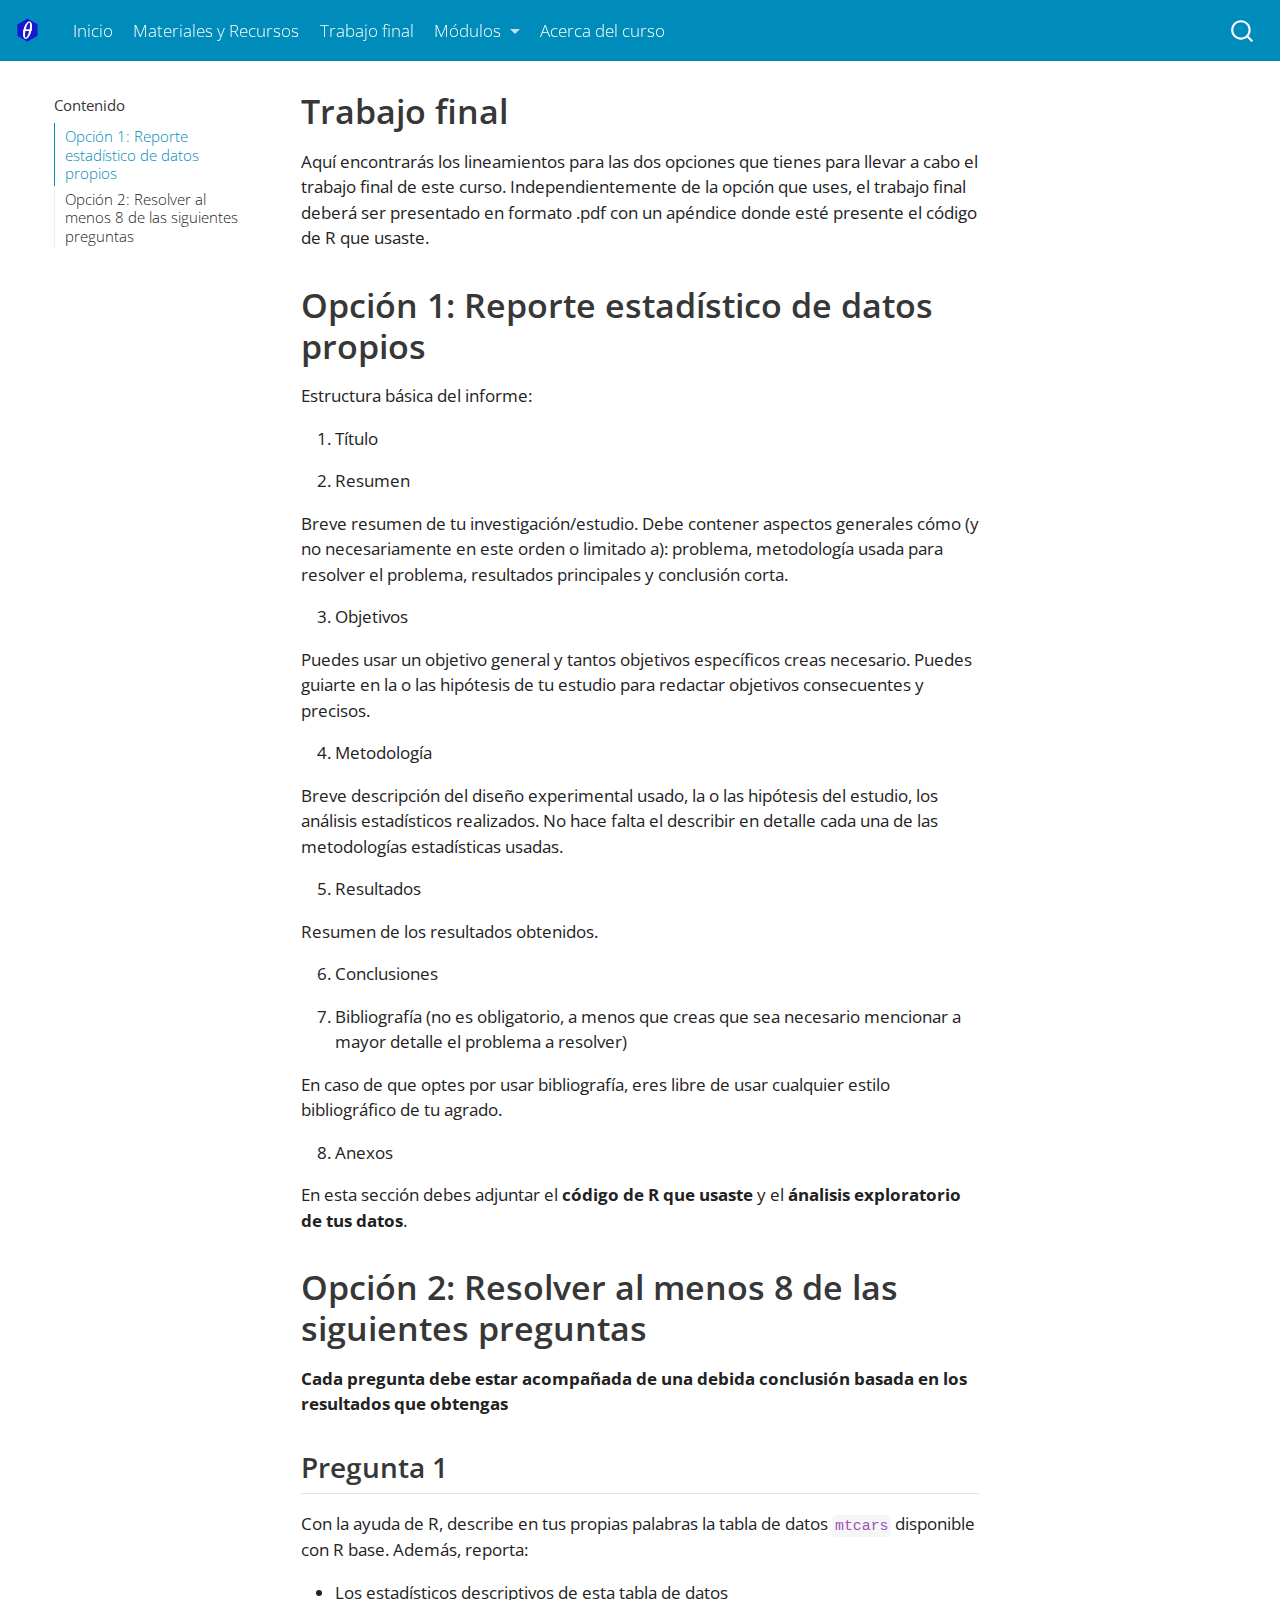
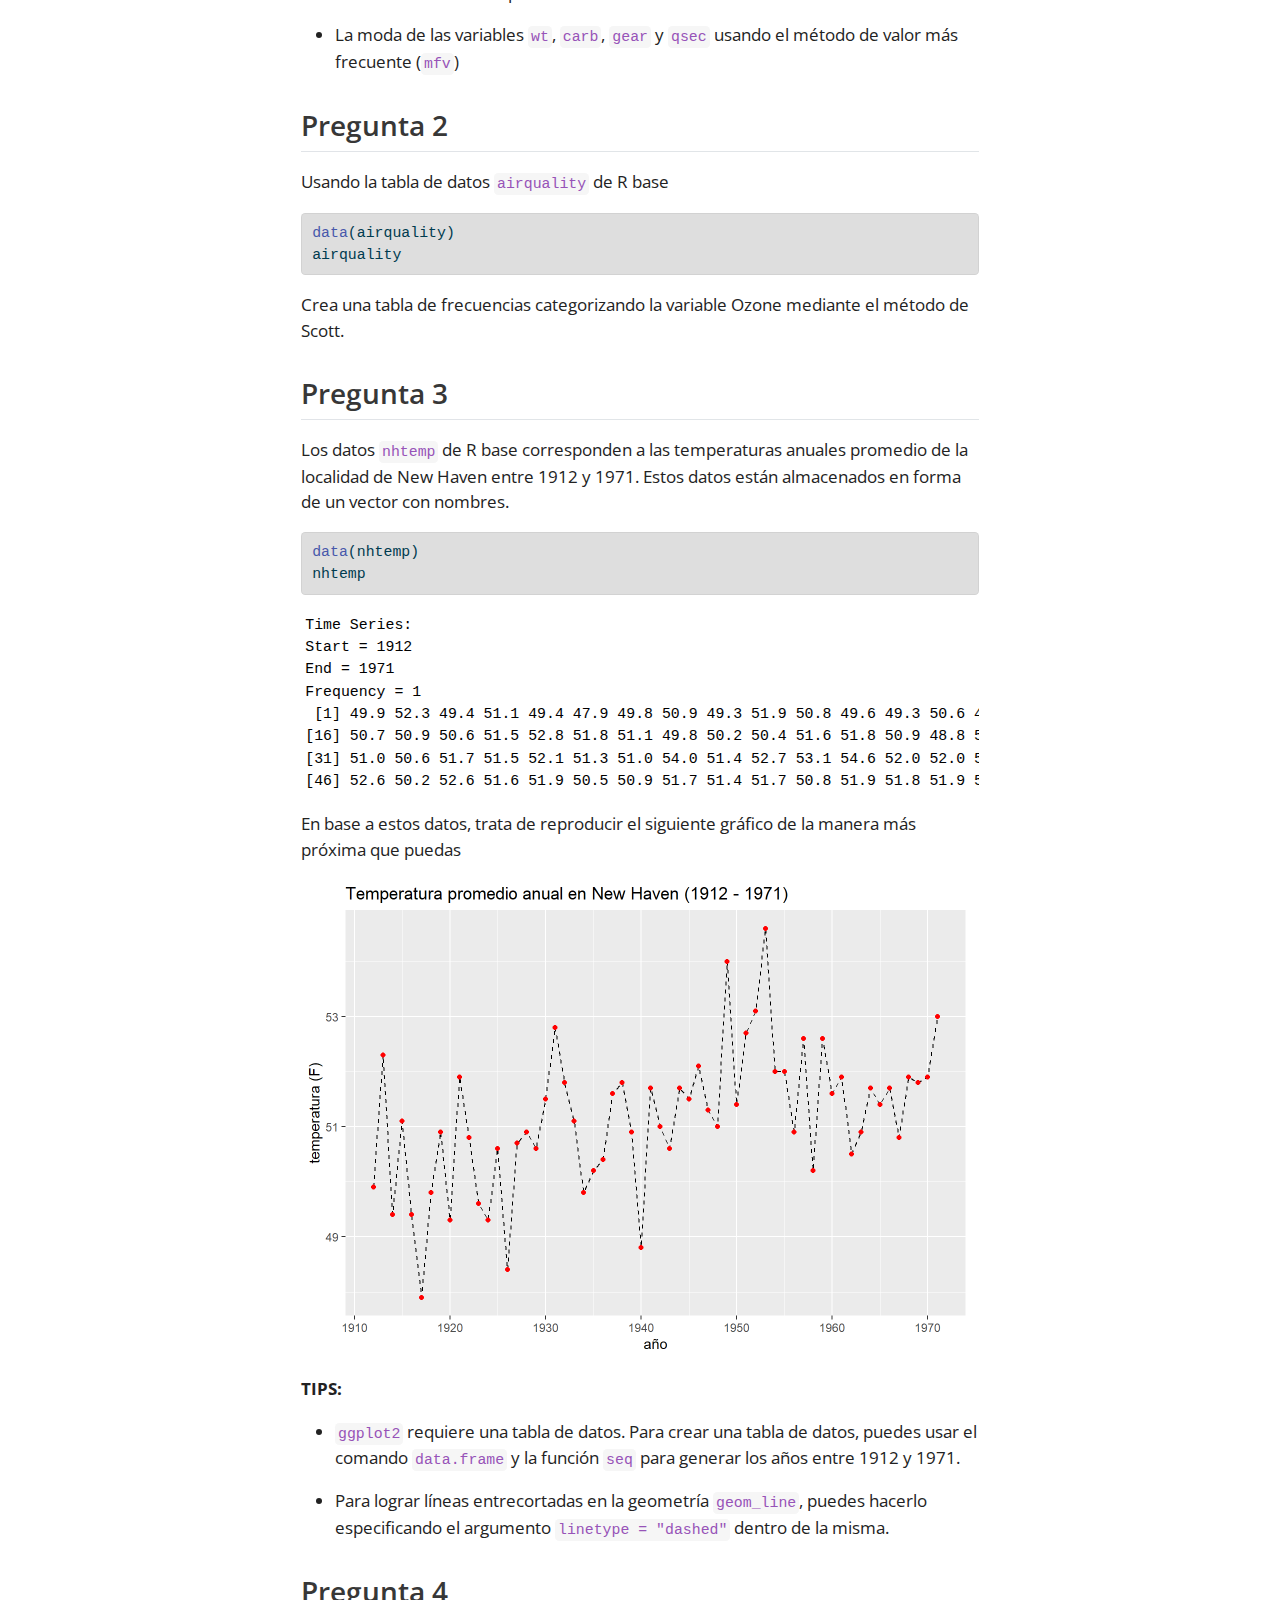
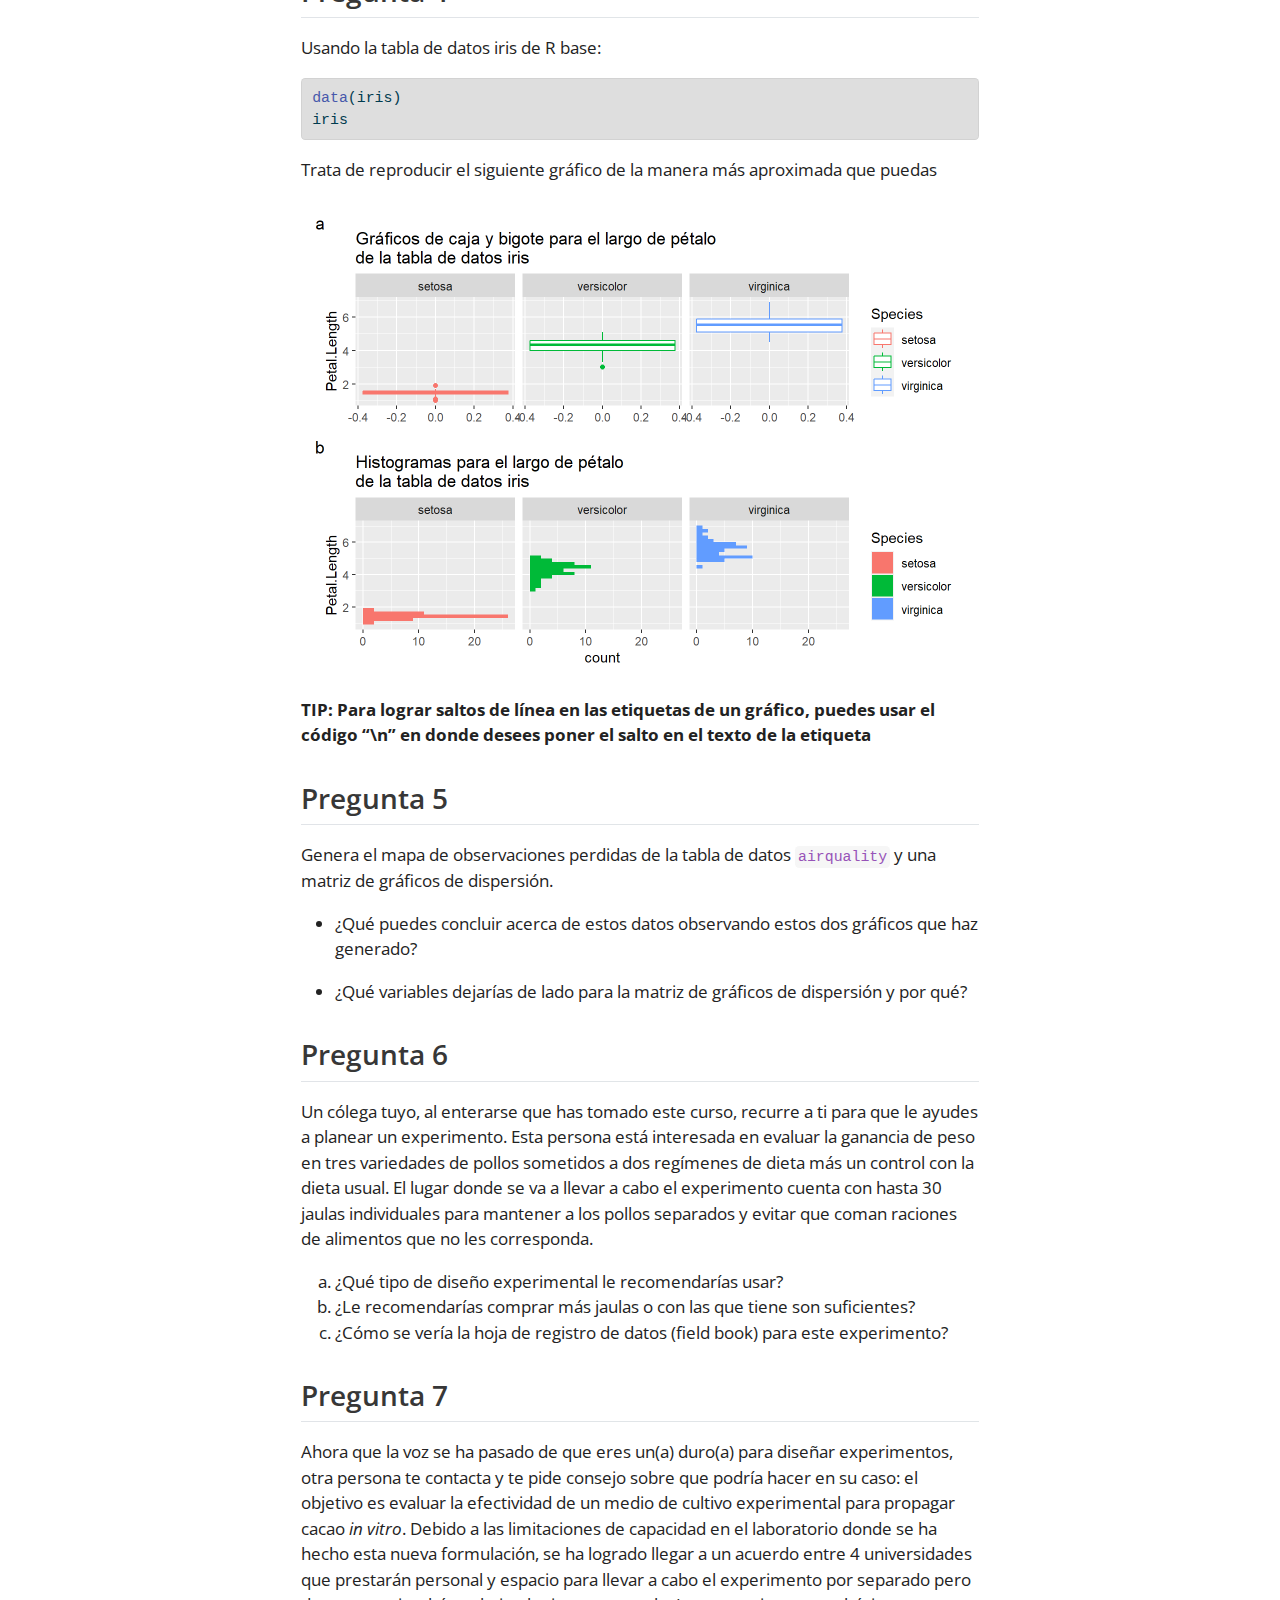
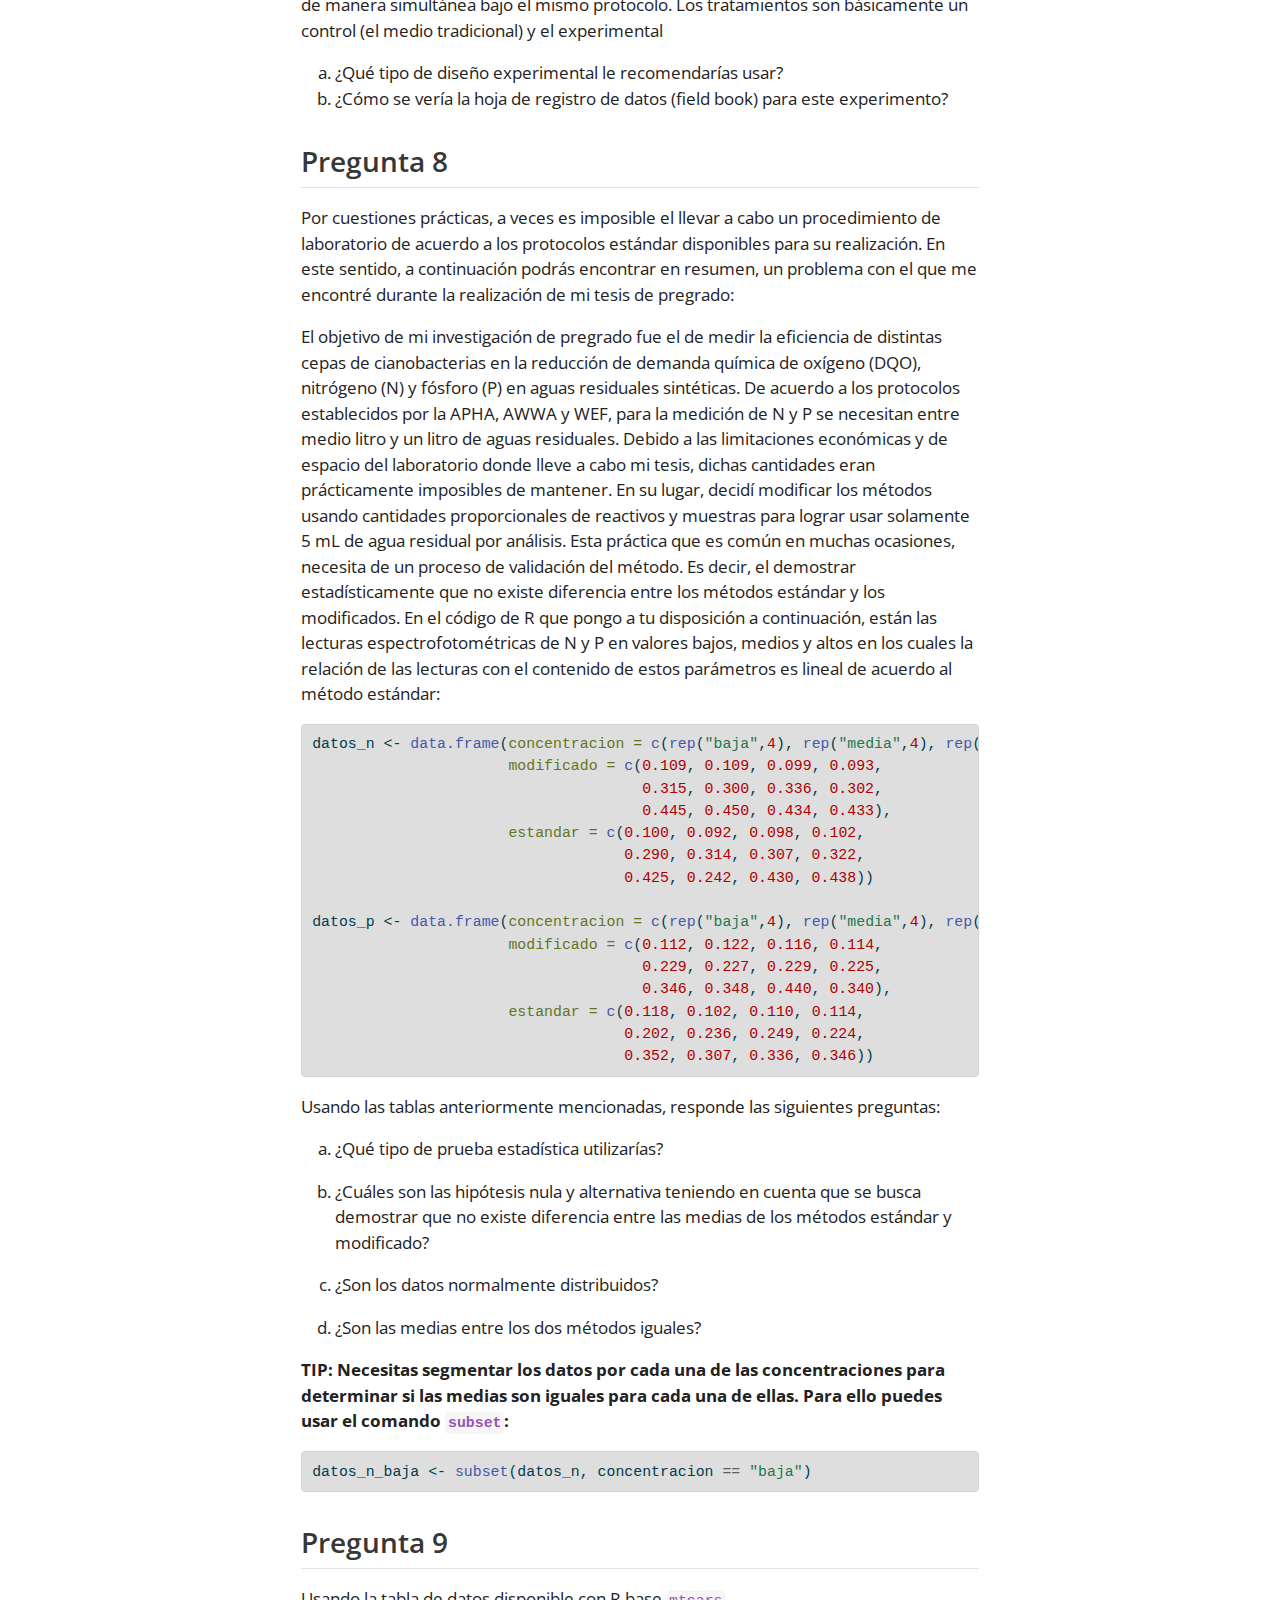
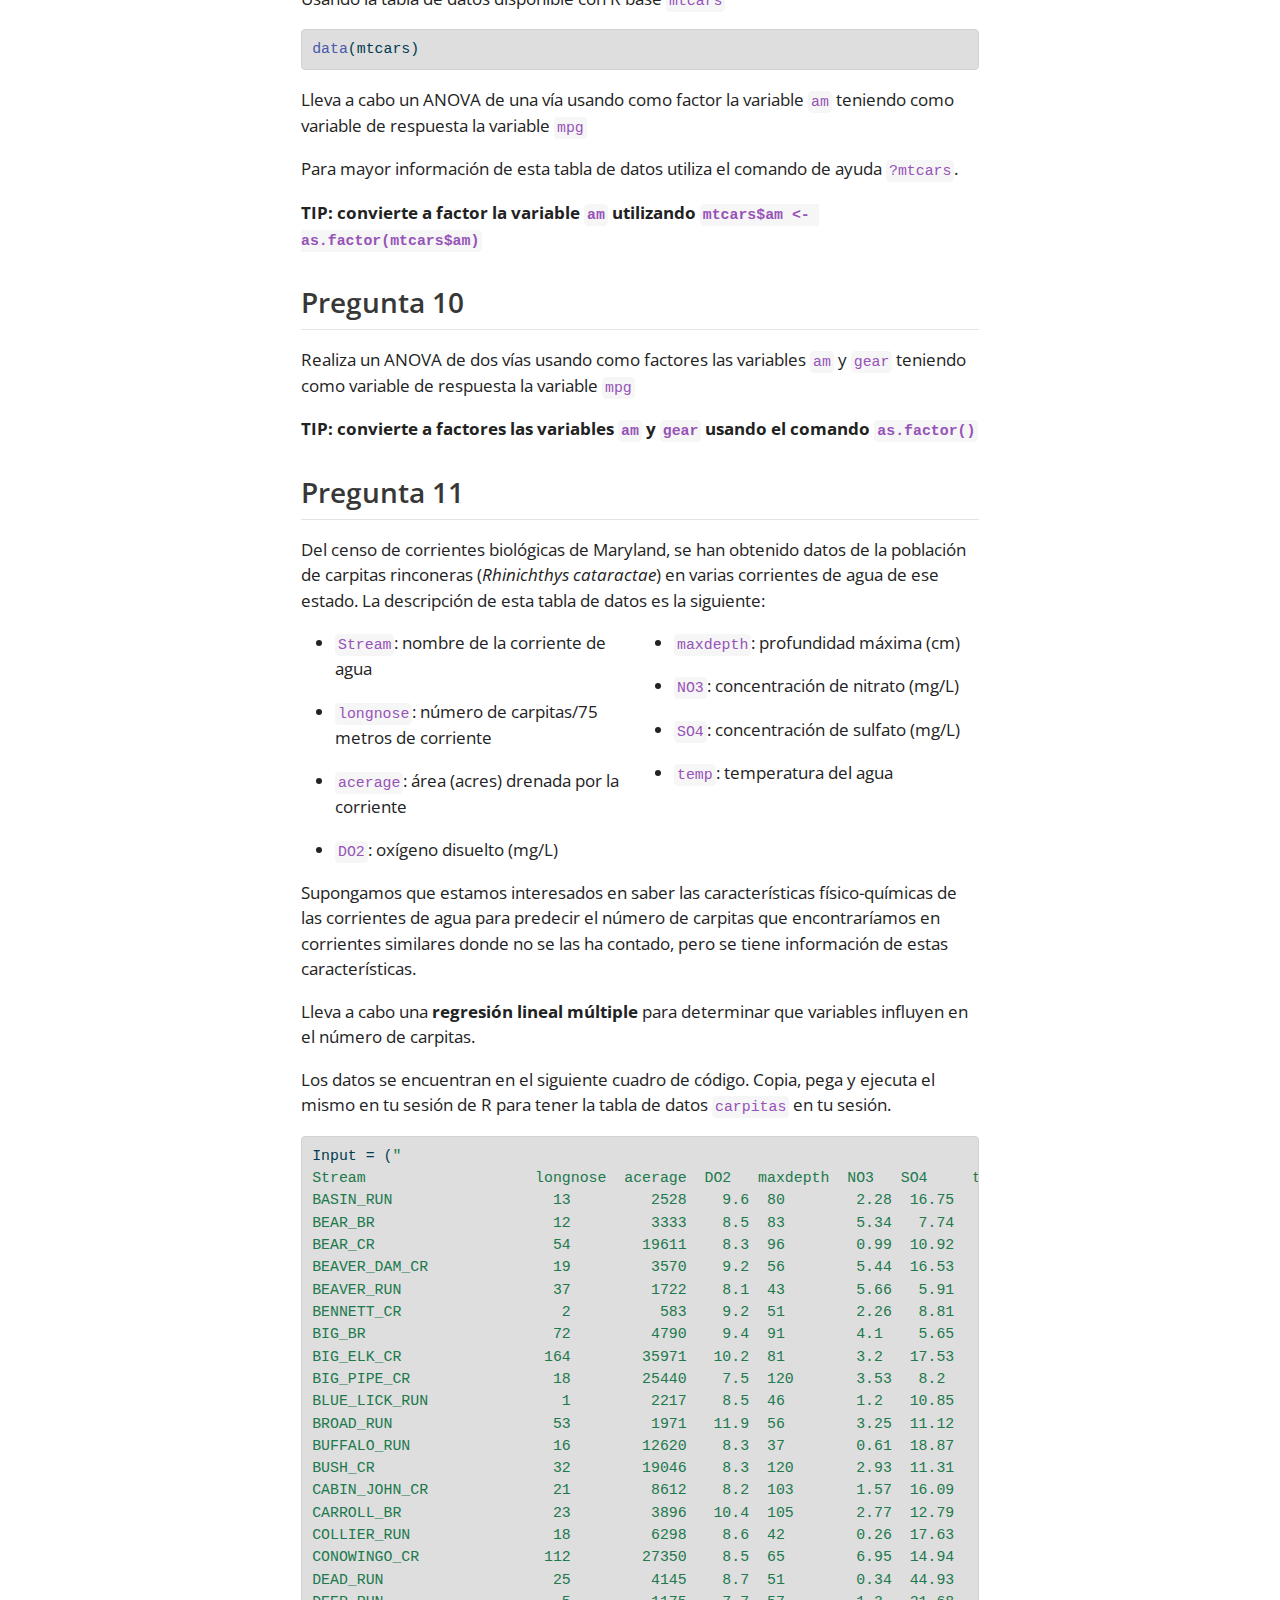
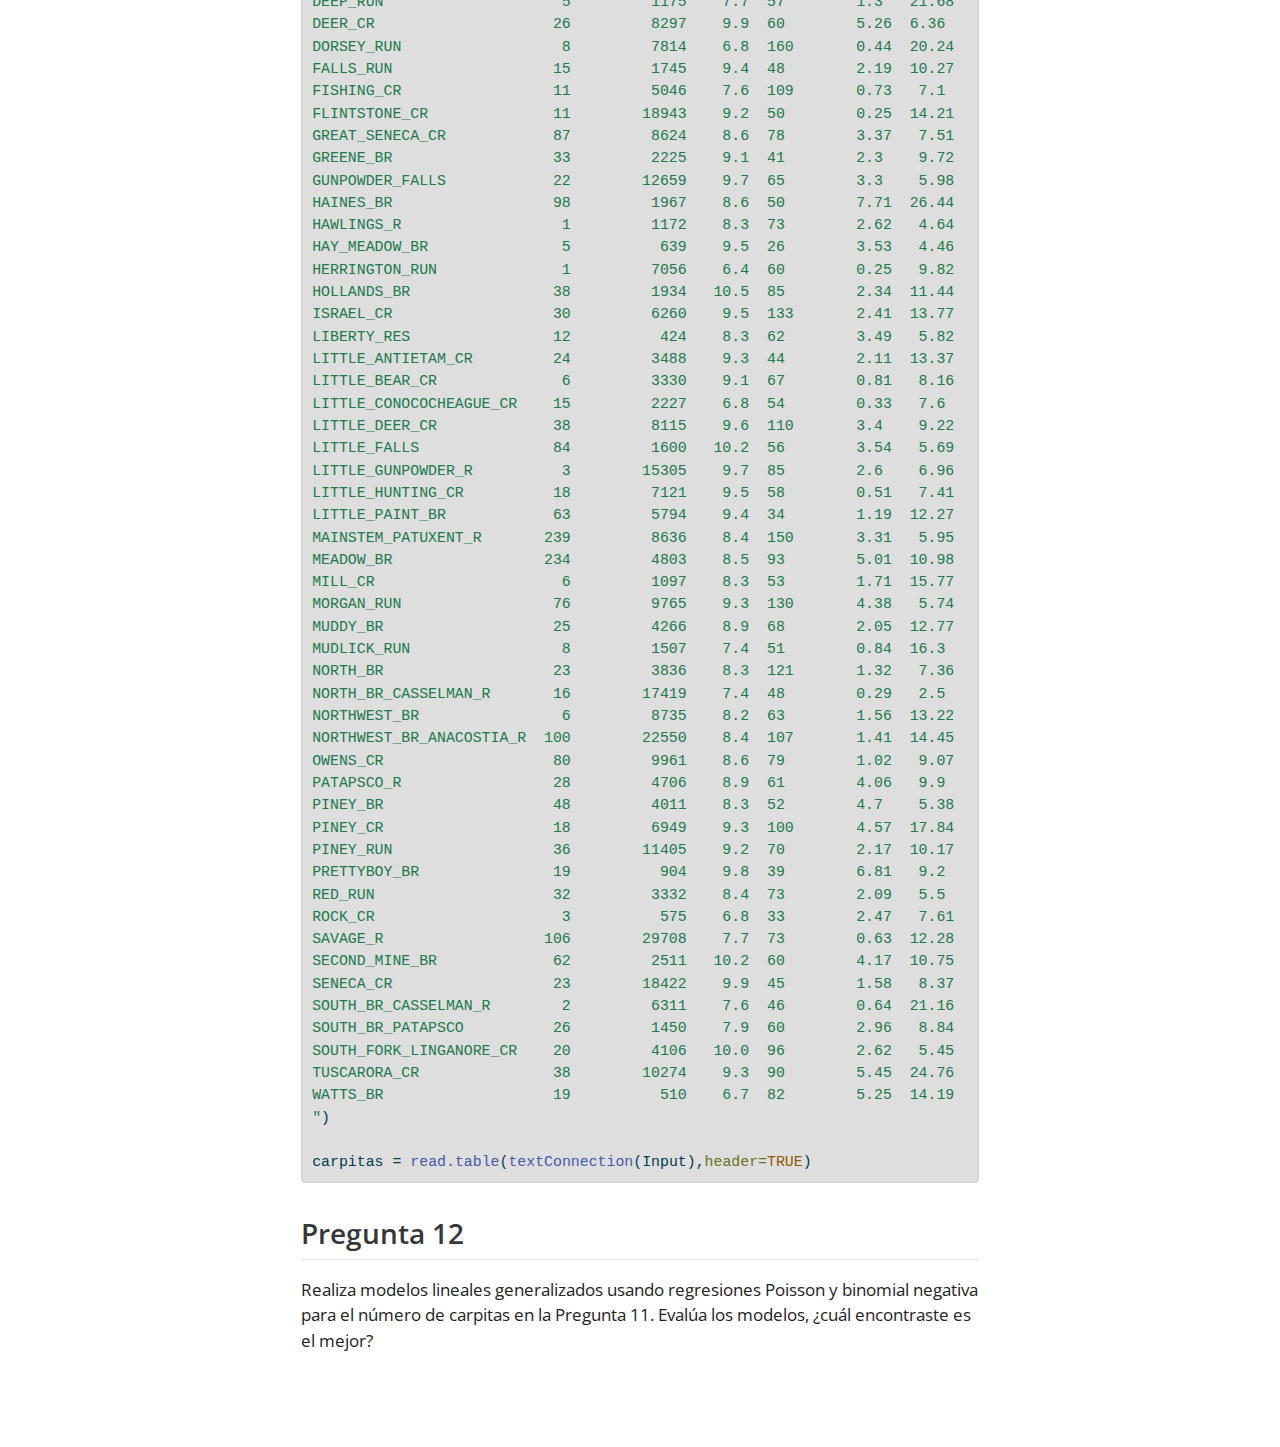
<file: docs/trabajo.html>
<!DOCTYPE html>
<html xmlns="http://www.w3.org/1999/xhtml" lang="en" xml:lang="en"><head>

<meta charset="utf-8">
<meta name="generator" content="quarto-1.3.280">

<meta name="viewport" content="width=device-width, initial-scale=1.0, user-scalable=yes">


<title>Estadistica Aplicada con R - Trabajo final</title>
<style>
code{white-space: pre-wrap;}
span.smallcaps{font-variant: small-caps;}
div.columns{display: flex; gap: min(4vw, 1.5em);}
div.column{flex: auto; overflow-x: auto;}
div.hanging-indent{margin-left: 1.5em; text-indent: -1.5em;}
ul.task-list{list-style: none;}
ul.task-list li input[type="checkbox"] {
  width: 0.8em;
  margin: 0 0.8em 0.2em -1em; /* quarto-specific, see https://github.com/quarto-dev/quarto-cli/issues/4556 */ 
  vertical-align: middle;
}
/* CSS for syntax highlighting */
pre > code.sourceCode { white-space: pre; position: relative; }
pre > code.sourceCode > span { display: inline-block; line-height: 1.25; }
pre > code.sourceCode > span:empty { height: 1.2em; }
.sourceCode { overflow: visible; }
code.sourceCode > span { color: inherit; text-decoration: inherit; }
div.sourceCode { margin: 1em 0; }
pre.sourceCode { margin: 0; }
@media screen {
div.sourceCode { overflow: auto; }
}
@media print {
pre > code.sourceCode { white-space: pre-wrap; }
pre > code.sourceCode > span { text-indent: -5em; padding-left: 5em; }
}
pre.numberSource code
  { counter-reset: source-line 0; }
pre.numberSource code > span
  { position: relative; left: -4em; counter-increment: source-line; }
pre.numberSource code > span > a:first-child::before
  { content: counter(source-line);
    position: relative; left: -1em; text-align: right; vertical-align: baseline;
    border: none; display: inline-block;
    -webkit-touch-callout: none; -webkit-user-select: none;
    -khtml-user-select: none; -moz-user-select: none;
    -ms-user-select: none; user-select: none;
    padding: 0 4px; width: 4em;
  }
pre.numberSource { margin-left: 3em;  padding-left: 4px; }
div.sourceCode
  {   }
@media screen {
pre > code.sourceCode > span > a:first-child::before { text-decoration: underline; }
}
</style>


<script src="site_libs/quarto-nav/quarto-nav.js"></script>
<script src="site_libs/quarto-nav/headroom.min.js"></script>
<script src="site_libs/clipboard/clipboard.min.js"></script>
<script src="site_libs/quarto-search/autocomplete.umd.js"></script>
<script src="site_libs/quarto-search/fuse.min.js"></script>
<script src="site_libs/quarto-search/quarto-search.js"></script>
<meta name="quarto:offset" content="./">
<link href="./icon.png" rel="icon" type="image/png">
<script src="site_libs/quarto-html/quarto.js"></script>
<script src="site_libs/quarto-html/popper.min.js"></script>
<script src="site_libs/quarto-html/tippy.umd.min.js"></script>
<script src="site_libs/quarto-html/anchor.min.js"></script>
<link href="site_libs/quarto-html/tippy.css" rel="stylesheet">
<link href="site_libs/quarto-html/quarto-syntax-highlighting.css" rel="stylesheet" id="quarto-text-highlighting-styles">
<script src="site_libs/bootstrap/bootstrap.min.js"></script>
<link href="site_libs/bootstrap/bootstrap-icons.css" rel="stylesheet">
<link href="site_libs/bootstrap/bootstrap.min.css" rel="stylesheet" id="quarto-bootstrap" data-mode="light">
<script id="quarto-search-options" type="application/json">{
  "location": "navbar",
  "copy-button": false,
  "collapse-after": 3,
  "panel-placement": "end",
  "type": "overlay",
  "limit": 20,
  "language": {
    "search-no-results-text": "No results",
    "search-matching-documents-text": "matching documents",
    "search-copy-link-title": "Copy link to search",
    "search-hide-matches-text": "Hide additional matches",
    "search-more-match-text": "more match in this document",
    "search-more-matches-text": "more matches in this document",
    "search-clear-button-title": "Clear",
    "search-detached-cancel-button-title": "Cancel",
    "search-submit-button-title": "Submit"
  }
}</script>


<link rel="stylesheet" href="styles.css">
<meta property="og:title" content="Estadistica Aplicada con R - Trabajo final">
<meta property="og:description" content="">
<meta property="og:image" content="trabajo_files/figure-html/unnamed-chunk-3-1.png">
<meta property="og:site-name" content="Estadistica Aplicada con R">
</head>

<body class="floating nav-fixed">

<div id="quarto-search-results"></div>
  <header id="quarto-header" class="headroom fixed-top">
    <nav class="navbar navbar-expand-lg navbar-dark ">
      <div class="navbar-container container-fluid">
      <div class="navbar-brand-container">
    <a href="./index.html" class="navbar-brand navbar-brand-logo">
    <img src="./icon.png" alt="" class="navbar-logo">
    </a>
  </div>
            <div id="quarto-search" class="" title="Search"></div>
          <button class="navbar-toggler" type="button" data-bs-toggle="collapse" data-bs-target="#navbarCollapse" aria-controls="navbarCollapse" aria-expanded="false" aria-label="Toggle navigation" onclick="if (window.quartoToggleHeadroom) { window.quartoToggleHeadroom(); }">
  <span class="navbar-toggler-icon"></span>
</button>
          <div class="collapse navbar-collapse" id="navbarCollapse">
            <ul class="navbar-nav navbar-nav-scroll me-auto">
  <li class="nav-item">
    <a class="nav-link" href="./index.html" rel="" target="">
 <span class="menu-text">Inicio</span></a>
  </li>  
  <li class="nav-item">
    <a class="nav-link" href="./materiales.html" rel="" target="">
 <span class="menu-text">Materiales y Recursos</span></a>
  </li>  
  <li class="nav-item">
    <a class="nav-link active" href="./trabajo.html" rel="" target="" aria-current="page">
 <span class="menu-text">Trabajo final</span></a>
  </li>  
  <li class="nav-item dropdown ">
    <a class="nav-link dropdown-toggle" href="#" id="nav-menu-módulos" role="button" data-bs-toggle="dropdown" aria-expanded="false" rel="" target="">
 <span class="menu-text">Módulos</span>
    </a>
    <ul class="dropdown-menu" aria-labelledby="nav-menu-módulos">    
        <li>
    <a class="dropdown-item" href="https://mmorenozam.github.io/uce2023-modulo1/" rel="" target="_blank">
 <span class="dropdown-text">Módulo 1</span></a>
  </li>  
        <li>
    <a class="dropdown-item" href="https://mmorenozam.github.io/uce2023-modulo2/" rel="" target="_blank">
 <span class="dropdown-text">Módulo 2</span></a>
  </li>  
        <li>
    <a class="dropdown-item" href="https://mmorenozam.github.io/uce2023-modulo3/" rel="" target="_blank">
 <span class="dropdown-text">Módulo 3</span></a>
  </li>  
        <li>
    <a class="dropdown-item" href="https://mmorenozam.github.io/uce2023-modulo4/" rel="" target="_blank">
 <span class="dropdown-text">Módulo 4</span></a>
  </li>  
        <li>
    <a class="dropdown-item" href="https://mmorenozam.github.io/uce2023-modulo5/" rel="" target="_blank">
 <span class="dropdown-text">Módulo 5</span></a>
  </li>  
    </ul>
  </li>
  <li class="nav-item">
    <a class="nav-link" href="./acerca.html" rel="" target="">
 <span class="menu-text">Acerca del curso</span></a>
  </li>  
</ul>
            <div class="quarto-navbar-tools ms-auto">
</div>
          </div> <!-- /navcollapse -->
      </div> <!-- /container-fluid -->
    </nav>
</header>
<!-- content -->
<div id="quarto-content" class="quarto-container page-columns page-rows-contents page-layout-article page-navbar">
<!-- sidebar -->
  <nav id="quarto-sidebar" class="sidebar collapse collapse-horizontal sidebar-navigation floating overflow-auto">
    <nav id="TOC" role="doc-toc" class="toc-active">
    <h2 id="toc-title">Contenido</h2>
   
  <ul>
  <li><a href="#opción-1-reporte-estadístico-de-datos-propios" id="toc-opción-1-reporte-estadístico-de-datos-propios" class="nav-link active" data-scroll-target="#opción-1-reporte-estadístico-de-datos-propios">Opción 1: Reporte estadístico de datos propios</a></li>
  <li><a href="#opción-2-resolver-al-menos-8-de-las-siguientes-preguntas" id="toc-opción-2-resolver-al-menos-8-de-las-siguientes-preguntas" class="nav-link" data-scroll-target="#opción-2-resolver-al-menos-8-de-las-siguientes-preguntas">Opción 2: Resolver al menos 8 de las siguientes preguntas</a>
  <ul class="collapse">
  <li><a href="#pregunta-1" id="toc-pregunta-1" class="nav-link" data-scroll-target="#pregunta-1">Pregunta 1</a></li>
  <li><a href="#pregunta-2" id="toc-pregunta-2" class="nav-link" data-scroll-target="#pregunta-2">Pregunta 2</a></li>
  <li><a href="#pregunta-3" id="toc-pregunta-3" class="nav-link" data-scroll-target="#pregunta-3">Pregunta 3</a></li>
  <li><a href="#pregunta-4" id="toc-pregunta-4" class="nav-link" data-scroll-target="#pregunta-4">Pregunta 4</a></li>
  <li><a href="#pregunta-5" id="toc-pregunta-5" class="nav-link" data-scroll-target="#pregunta-5">Pregunta 5</a></li>
  <li><a href="#pregunta-6" id="toc-pregunta-6" class="nav-link" data-scroll-target="#pregunta-6">Pregunta 6</a></li>
  <li><a href="#pregunta-7" id="toc-pregunta-7" class="nav-link" data-scroll-target="#pregunta-7">Pregunta 7</a></li>
  <li><a href="#pregunta-8" id="toc-pregunta-8" class="nav-link" data-scroll-target="#pregunta-8">Pregunta 8</a></li>
  <li><a href="#pregunta-9" id="toc-pregunta-9" class="nav-link" data-scroll-target="#pregunta-9">Pregunta 9</a></li>
  <li><a href="#pregunta-10" id="toc-pregunta-10" class="nav-link" data-scroll-target="#pregunta-10">Pregunta 10</a></li>
  <li><a href="#pregunta-11" id="toc-pregunta-11" class="nav-link" data-scroll-target="#pregunta-11">Pregunta 11</a></li>
  <li><a href="#pregunta-12" id="toc-pregunta-12" class="nav-link" data-scroll-target="#pregunta-12">Pregunta 12</a></li>
  </ul></li>
  </ul>
</nav>
</nav>
<div id="quarto-sidebar-glass" data-bs-toggle="collapse" data-bs-target="#quarto-sidebar,#quarto-sidebar-glass"></div>
<!-- margin-sidebar -->
    <div id="quarto-margin-sidebar" class="sidebar margin-sidebar">
    </div>
<!-- main -->
<main class="content" id="quarto-document-content">

<header id="title-block-header" class="quarto-title-block default">
<div class="quarto-title">
<h1 class="title">Trabajo final</h1>
</div>



<div class="quarto-title-meta">

    
  
    
  </div>
  

</header>

<p>Aquí encontrarás los lineamientos para las dos opciones que tienes para llevar a cabo el trabajo final de este curso. Independientemente de la opción que uses, el trabajo final deberá ser presentado en formato .pdf con un apéndice donde esté presente el código de R que usaste.</p>
<section id="opción-1-reporte-estadístico-de-datos-propios" class="level1">
<h1>Opción 1: Reporte estadístico de datos propios</h1>
<p>Estructura básica del informe:</p>
<ol type="1">
<li><p>Título</p></li>
<li><p>Resumen</p></li>
</ol>
<p>Breve resumen de tu investigación/estudio. Debe contener aspectos generales cómo (y no necesariamente en este orden o limitado a): problema, metodología usada para resolver el problema, resultados principales y conclusión corta.</p>
<ol start="3" type="1">
<li>Objetivos</li>
</ol>
<p>Puedes usar un objetivo general y tantos objetivos específicos creas necesario. Puedes guiarte en la o las hipótesis de tu estudio para redactar objetivos consecuentes y precisos.</p>
<ol start="4" type="1">
<li>Metodología</li>
</ol>
<p>Breve descripción del diseño experimental usado, la o las hipótesis del estudio, los análisis estadísticos realizados. No hace falta el describir en detalle cada una de las metodologías estadísticas usadas.</p>
<ol start="5" type="1">
<li>Resultados</li>
</ol>
<p>Resumen de los resultados obtenidos.</p>
<ol start="6" type="1">
<li><p>Conclusiones</p></li>
<li><p>Bibliografía (no es obligatorio, a menos que creas que sea necesario mencionar a mayor detalle el problema a resolver)</p></li>
</ol>
<p>En caso de que optes por usar bibliografía, eres libre de usar cualquier estilo bibliográfico de tu agrado.</p>
<ol start="8" type="1">
<li>Anexos</li>
</ol>
<p>En esta sección debes adjuntar el <strong>código de R que usaste</strong> y el <strong>ánalisis exploratorio de tus datos</strong>.</p>
</section>
<section id="opción-2-resolver-al-menos-8-de-las-siguientes-preguntas" class="level1">
<h1>Opción 2: Resolver al menos 8 de las siguientes preguntas</h1>
<p><strong>Cada pregunta debe estar acompañada de una debida conclusión basada en los resultados que obtengas</strong></p>
<section id="pregunta-1" class="level2">
<h2 class="anchored" data-anchor-id="pregunta-1">Pregunta 1</h2>
<p>Con la ayuda de R, describe en tus propias palabras la tabla de datos <code>mtcars</code> disponible con R base. Además, reporta:</p>
<ul>
<li><p>Los estadísticos descriptivos de esta tabla de datos</p></li>
<li><p>La moda de las variables <code>wt</code>, <code>carb</code>, <code>gear</code> y <code>qsec</code> usando el método de valor más frecuente (<code>mfv</code>)</p></li>
</ul>
</section>
<section id="pregunta-2" class="level2">
<h2 class="anchored" data-anchor-id="pregunta-2">Pregunta 2</h2>
<p>Usando la tabla de datos <code>airquality</code> de R base</p>
<div class="cell">
<div class="sourceCode cell-code" id="cb1"><pre class="sourceCode r code-with-copy"><code class="sourceCode r"><span id="cb1-1"><a href="#cb1-1" aria-hidden="true" tabindex="-1"></a><span class="fu">data</span>(airquality)</span>
<span id="cb1-2"><a href="#cb1-2" aria-hidden="true" tabindex="-1"></a>airquality</span></code><button title="Copy to Clipboard" class="code-copy-button"><i class="bi"></i></button></pre></div>
</div>
<p>Crea una tabla de frecuencias categorizando la variable Ozone mediante el método de Scott.</p>
</section>
<section id="pregunta-3" class="level2">
<h2 class="anchored" data-anchor-id="pregunta-3">Pregunta 3</h2>
<p>Los datos <code>nhtemp</code> de R base corresponden a las temperaturas anuales promedio de la localidad de New Haven entre 1912 y 1971. Estos datos están almacenados en forma de un vector con nombres.</p>
<div class="cell">
<div class="sourceCode cell-code" id="cb2"><pre class="sourceCode r code-with-copy"><code class="sourceCode r"><span id="cb2-1"><a href="#cb2-1" aria-hidden="true" tabindex="-1"></a><span class="fu">data</span>(nhtemp)</span>
<span id="cb2-2"><a href="#cb2-2" aria-hidden="true" tabindex="-1"></a>nhtemp</span></code><button title="Copy to Clipboard" class="code-copy-button"><i class="bi"></i></button></pre></div>
<div class="cell-output cell-output-stdout">
<pre><code>Time Series:
Start = 1912 
End = 1971 
Frequency = 1 
 [1] 49.9 52.3 49.4 51.1 49.4 47.9 49.8 50.9 49.3 51.9 50.8 49.6 49.3 50.6 48.4
[16] 50.7 50.9 50.6 51.5 52.8 51.8 51.1 49.8 50.2 50.4 51.6 51.8 50.9 48.8 51.7
[31] 51.0 50.6 51.7 51.5 52.1 51.3 51.0 54.0 51.4 52.7 53.1 54.6 52.0 52.0 50.9
[46] 52.6 50.2 52.6 51.6 51.9 50.5 50.9 51.7 51.4 51.7 50.8 51.9 51.8 51.9 53.0</code></pre>
</div>
</div>
<p>En base a estos datos, trata de reproducir el siguiente gráfico de la manera más próxima que puedas</p>
<div class="cell">
<div class="cell-output-display">
<p><img src="trabajo_files/figure-html/unnamed-chunk-3-1.png" class="quarto-discovered-preview-image img-fluid" width="672"></p>
</div>
</div>
<p><strong>TIPS:</strong></p>
<ul>
<li><p><code>ggplot2</code> requiere una tabla de datos. Para crear una tabla de datos, puedes usar el comando <code>data.frame</code> y la función <code>seq</code> para generar los años entre 1912 y 1971.</p></li>
<li><p>Para lograr líneas entrecortadas en la geometría <code>geom_line</code>, puedes hacerlo especificando el argumento <code>linetype = "dashed"</code> dentro de la misma.</p></li>
</ul>
</section>
<section id="pregunta-4" class="level2">
<h2 class="anchored" data-anchor-id="pregunta-4">Pregunta 4</h2>
<p>Usando la tabla de datos iris de R base:</p>
<div class="cell">
<div class="sourceCode cell-code" id="cb4"><pre class="sourceCode r code-with-copy"><code class="sourceCode r"><span id="cb4-1"><a href="#cb4-1" aria-hidden="true" tabindex="-1"></a><span class="fu">data</span>(iris)</span>
<span id="cb4-2"><a href="#cb4-2" aria-hidden="true" tabindex="-1"></a>iris</span></code><button title="Copy to Clipboard" class="code-copy-button"><i class="bi"></i></button></pre></div>
</div>
<p>Trata de reproducir el siguiente gráfico de la manera más aproximada que puedas</p>
<div class="cell">
<div class="cell-output-display">
<p><img src="trabajo_files/figure-html/unnamed-chunk-5-1.png" class="img-fluid" width="672"></p>
</div>
</div>
<p><strong>TIP: Para lograr saltos de línea en las etiquetas de un gráfico, puedes usar el código “\n” en donde desees poner el salto en el texto de la etiqueta</strong></p>
</section>
<section id="pregunta-5" class="level2">
<h2 class="anchored" data-anchor-id="pregunta-5">Pregunta 5</h2>
<p>Genera el mapa de observaciones perdidas de la tabla de datos <code>airquality</code> y una matriz de gráficos de dispersión.</p>
<ul>
<li><p>¿Qué puedes concluir acerca de estos datos observando estos dos gráficos que haz generado?</p></li>
<li><p>¿Qué variables dejarías de lado para la matriz de gráficos de dispersión y por qué?</p></li>
</ul>
</section>
<section id="pregunta-6" class="level2">
<h2 class="anchored" data-anchor-id="pregunta-6">Pregunta 6</h2>
<p>Un cólega tuyo, al enterarse que has tomado este curso, recurre a ti para que le ayudes a planear un experimento. Esta persona está interesada en evaluar la ganancia de peso en tres variedades de pollos sometidos a dos regímenes de dieta más un control con la dieta usual. El lugar donde se va a llevar a cabo el experimento cuenta con hasta 30 jaulas individuales para mantener a los pollos separados y evitar que coman raciones de alimentos que no les corresponda.</p>
<ol type="a">
<li>¿Qué tipo de diseño experimental le recomendarías usar?</li>
<li>¿Le recomendarías comprar más jaulas o con las que tiene son suficientes?</li>
<li>¿Cómo se vería la hoja de registro de datos (field book) para este experimento?</li>
</ol>
</section>
<section id="pregunta-7" class="level2">
<h2 class="anchored" data-anchor-id="pregunta-7">Pregunta 7</h2>
<p>Ahora que la voz se ha pasado de que eres un(a) duro(a) para diseñar experimentos, otra persona te contacta y te pide consejo sobre que podría hacer en su caso: el objetivo es evaluar la efectividad de un medio de cultivo experimental para propagar cacao <em>in vitro</em>. Debido a las limitaciones de capacidad en el laboratorio donde se ha hecho esta nueva formulación, se ha logrado llegar a un acuerdo entre 4 universidades que prestarán personal y espacio para llevar a cabo el experimento por separado pero de manera simultánea bajo el mismo protocolo. Los tratamientos son básicamente un control (el medio tradicional) y el experimental</p>
<ol type="a">
<li>¿Qué tipo de diseño experimental le recomendarías usar?</li>
<li>¿Cómo se vería la hoja de registro de datos (field book) para este experimento?</li>
</ol>
</section>
<section id="pregunta-8" class="level2">
<h2 class="anchored" data-anchor-id="pregunta-8">Pregunta 8</h2>
<p>Por cuestiones prácticas, a veces es imposible el llevar a cabo un procedimiento de laboratorio de acuerdo a los protocolos estándar disponibles para su realización. En este sentido, a continuación podrás encontrar en resumen, un problema con el que me encontré durante la realización de mi tesis de pregrado:</p>
<p>El objetivo de mi investigación de pregrado fue el de medir la eficiencia de distintas cepas de cianobacterias en la reducción de demanda química de oxígeno (DQO), nitrógeno (N) y fósforo (P) en aguas residuales sintéticas. De acuerdo a los protocolos establecidos por la APHA, AWWA y WEF, para la medición de N y P se necesitan entre medio litro y un litro de aguas residuales. Debido a las limitaciones económicas y de espacio del laboratorio donde lleve a cabo mi tesis, dichas cantidades eran prácticamente imposibles de mantener. En su lugar, decidí modificar los métodos usando cantidades proporcionales de reactivos y muestras para lograr usar solamente 5 mL de agua residual por análisis. Esta práctica que es común en muchas ocasiones, necesita de un proceso de validación del método. Es decir, el demostrar estadísticamente que no existe diferencia entre los métodos estándar y los modificados. En el código de R que pongo a tu disposición a continuación, están las lecturas espectrofotométricas de N y P en valores bajos, medios y altos en los cuales la relación de las lecturas con el contenido de estos parámetros es lineal de acuerdo al método estándar:</p>
<div class="cell">
<div class="sourceCode cell-code" id="cb5"><pre class="sourceCode r code-with-copy"><code class="sourceCode r"><span id="cb5-1"><a href="#cb5-1" aria-hidden="true" tabindex="-1"></a>datos_n <span class="ot">&lt;-</span> <span class="fu">data.frame</span>(<span class="at">concentracion =</span> <span class="fu">c</span>(<span class="fu">rep</span>(<span class="st">"baja"</span>,<span class="dv">4</span>), <span class="fu">rep</span>(<span class="st">"media"</span>,<span class="dv">4</span>), <span class="fu">rep</span>(<span class="st">"alta"</span>,<span class="dv">4</span>)),</span>
<span id="cb5-2"><a href="#cb5-2" aria-hidden="true" tabindex="-1"></a>                      <span class="at">modificado =</span> <span class="fu">c</span>(<span class="fl">0.109</span>, <span class="fl">0.109</span>, <span class="fl">0.099</span>, <span class="fl">0.093</span>,</span>
<span id="cb5-3"><a href="#cb5-3" aria-hidden="true" tabindex="-1"></a>                                     <span class="fl">0.315</span>, <span class="fl">0.300</span>, <span class="fl">0.336</span>, <span class="fl">0.302</span>,</span>
<span id="cb5-4"><a href="#cb5-4" aria-hidden="true" tabindex="-1"></a>                                     <span class="fl">0.445</span>, <span class="fl">0.450</span>, <span class="fl">0.434</span>, <span class="fl">0.433</span>),</span>
<span id="cb5-5"><a href="#cb5-5" aria-hidden="true" tabindex="-1"></a>                      <span class="at">estandar =</span> <span class="fu">c</span>(<span class="fl">0.100</span>, <span class="fl">0.092</span>, <span class="fl">0.098</span>, <span class="fl">0.102</span>,</span>
<span id="cb5-6"><a href="#cb5-6" aria-hidden="true" tabindex="-1"></a>                                   <span class="fl">0.290</span>, <span class="fl">0.314</span>, <span class="fl">0.307</span>, <span class="fl">0.322</span>,</span>
<span id="cb5-7"><a href="#cb5-7" aria-hidden="true" tabindex="-1"></a>                                   <span class="fl">0.425</span>, <span class="fl">0.242</span>, <span class="fl">0.430</span>, <span class="fl">0.438</span>))</span>
<span id="cb5-8"><a href="#cb5-8" aria-hidden="true" tabindex="-1"></a></span>
<span id="cb5-9"><a href="#cb5-9" aria-hidden="true" tabindex="-1"></a>datos_p <span class="ot">&lt;-</span> <span class="fu">data.frame</span>(<span class="at">concentracion =</span> <span class="fu">c</span>(<span class="fu">rep</span>(<span class="st">"baja"</span>,<span class="dv">4</span>), <span class="fu">rep</span>(<span class="st">"media"</span>,<span class="dv">4</span>), <span class="fu">rep</span>(<span class="st">"alta"</span>,<span class="dv">4</span>)),</span>
<span id="cb5-10"><a href="#cb5-10" aria-hidden="true" tabindex="-1"></a>                      <span class="at">modificado =</span> <span class="fu">c</span>(<span class="fl">0.112</span>, <span class="fl">0.122</span>, <span class="fl">0.116</span>, <span class="fl">0.114</span>,</span>
<span id="cb5-11"><a href="#cb5-11" aria-hidden="true" tabindex="-1"></a>                                     <span class="fl">0.229</span>, <span class="fl">0.227</span>, <span class="fl">0.229</span>, <span class="fl">0.225</span>,</span>
<span id="cb5-12"><a href="#cb5-12" aria-hidden="true" tabindex="-1"></a>                                     <span class="fl">0.346</span>, <span class="fl">0.348</span>, <span class="fl">0.440</span>, <span class="fl">0.340</span>),</span>
<span id="cb5-13"><a href="#cb5-13" aria-hidden="true" tabindex="-1"></a>                      <span class="at">estandar =</span> <span class="fu">c</span>(<span class="fl">0.118</span>, <span class="fl">0.102</span>, <span class="fl">0.110</span>, <span class="fl">0.114</span>,</span>
<span id="cb5-14"><a href="#cb5-14" aria-hidden="true" tabindex="-1"></a>                                   <span class="fl">0.202</span>, <span class="fl">0.236</span>, <span class="fl">0.249</span>, <span class="fl">0.224</span>,</span>
<span id="cb5-15"><a href="#cb5-15" aria-hidden="true" tabindex="-1"></a>                                   <span class="fl">0.352</span>, <span class="fl">0.307</span>, <span class="fl">0.336</span>, <span class="fl">0.346</span>))</span></code><button title="Copy to Clipboard" class="code-copy-button"><i class="bi"></i></button></pre></div>
</div>
<p>Usando las tablas anteriormente mencionadas, responde las siguientes preguntas:</p>
<ol type="a">
<li><p>¿Qué tipo de prueba estadística utilizarías?</p></li>
<li><p>¿Cuáles son las hipótesis nula y alternativa teniendo en cuenta que se busca demostrar que no existe diferencia entre las medias de los métodos estándar y modificado?</p></li>
<li><p>¿Son los datos normalmente distribuidos?</p></li>
<li><p>¿Son las medias entre los dos métodos iguales?</p></li>
</ol>
<p><strong>TIP: Necesitas segmentar los datos por cada una de las concentraciones para determinar si las medias son iguales para cada una de ellas. Para ello puedes usar el comando <code>subset</code>:</strong></p>
<div class="cell">
<div class="sourceCode cell-code" id="cb6"><pre class="sourceCode r code-with-copy"><code class="sourceCode r"><span id="cb6-1"><a href="#cb6-1" aria-hidden="true" tabindex="-1"></a>datos_n_baja <span class="ot">&lt;-</span> <span class="fu">subset</span>(datos_n, concentracion <span class="sc">==</span> <span class="st">"baja"</span>)</span></code><button title="Copy to Clipboard" class="code-copy-button"><i class="bi"></i></button></pre></div>
</div>
</section>
<section id="pregunta-9" class="level2">
<h2 class="anchored" data-anchor-id="pregunta-9">Pregunta 9</h2>
<p>Usando la tabla de datos disponible con R base <code>mtcars</code></p>
<div class="cell">
<div class="sourceCode cell-code" id="cb7"><pre class="sourceCode r code-with-copy"><code class="sourceCode r"><span id="cb7-1"><a href="#cb7-1" aria-hidden="true" tabindex="-1"></a><span class="fu">data</span>(mtcars)</span></code><button title="Copy to Clipboard" class="code-copy-button"><i class="bi"></i></button></pre></div>
</div>
<p>Lleva a cabo un ANOVA de una vía usando como factor la variable <code>am</code> teniendo como variable de respuesta la variable <code>mpg</code></p>
<p>Para mayor información de esta tabla de datos utiliza el comando de ayuda <code>?mtcars</code>.</p>
<p><strong>TIP: convierte a factor la variable <code>am</code> utilizando <code>mtcars$am &lt;- as.factor(mtcars$am)</code></strong></p>
</section>
<section id="pregunta-10" class="level2">
<h2 class="anchored" data-anchor-id="pregunta-10">Pregunta 10</h2>
<p>Realiza un ANOVA de dos vías usando como factores las variables <code>am</code> y <code>gear</code> teniendo como variable de respuesta la variable <code>mpg</code></p>
<p><strong>TIP: convierte a factores las variables <code>am</code> y <code>gear</code> usando el comando <code>as.factor()</code></strong></p>
</section>
<section id="pregunta-11" class="level2">
<h2 class="anchored" data-anchor-id="pregunta-11">Pregunta 11</h2>
<p>Del censo de corrientes biológicas de Maryland, se han obtenido datos de la población de carpitas rinconeras (<em>Rhinichthys cataractae</em>) en varias corrientes de agua de ese estado. La descripción de esta tabla de datos es la siguiente:</p>
<div class="columns">
<div class="column" style="width:50%;">
<ul>
<li><p><code>Stream</code>: nombre de la corriente de agua</p></li>
<li><p><code>longnose</code>: número de carpitas/75 metros de corriente</p></li>
<li><p><code>acerage</code>: área (acres) drenada por la corriente</p></li>
<li><p><code>DO2</code>: oxígeno disuelto (mg/L)</p></li>
</ul>
</div><div class="column" style="width:50%;">
<ul>
<li><p><code>maxdepth</code>: profundidad máxima (cm)</p></li>
<li><p><code>NO3</code>: concentración de nitrato (mg/L)</p></li>
<li><p><code>SO4</code>: concentración de sulfato (mg/L)</p></li>
<li><p><code>temp</code>: temperatura del agua</p></li>
</ul>
</div>
</div>
<p>Supongamos que estamos interesados en saber las características físico-químicas de las corrientes de agua para predecir el número de carpitas que encontraríamos en corrientes similares donde no se las ha contado, pero se tiene información de estas características.</p>
<p>Lleva a cabo una <strong>regresión lineal múltiple</strong> para determinar que variables influyen en el número de carpitas.</p>
<p>Los datos se encuentran en el siguiente cuadro de código. Copia, pega y ejecuta el mismo en tu sesión de R para tener la tabla de datos <code>carpitas</code> en tu sesión.</p>
<div class="cell">
<div class="sourceCode cell-code" id="cb8"><pre class="sourceCode r code-with-copy"><code class="sourceCode r"><span id="cb8-1"><a href="#cb8-1" aria-hidden="true" tabindex="-1"></a>Input <span class="ot">=</span> (<span class="st">"</span></span>
<span id="cb8-2"><a href="#cb8-2" aria-hidden="true" tabindex="-1"></a><span class="st">Stream                   longnose  acerage  DO2   maxdepth  NO3   SO4     temp</span></span>
<span id="cb8-3"><a href="#cb8-3" aria-hidden="true" tabindex="-1"></a><span class="st">BASIN_RUN                  13         2528    9.6  80        2.28  16.75   15.3</span></span>
<span id="cb8-4"><a href="#cb8-4" aria-hidden="true" tabindex="-1"></a><span class="st">BEAR_BR                    12         3333    8.5  83        5.34   7.74   19.4</span></span>
<span id="cb8-5"><a href="#cb8-5" aria-hidden="true" tabindex="-1"></a><span class="st">BEAR_CR                    54        19611    8.3  96        0.99  10.92   19.5</span></span>
<span id="cb8-6"><a href="#cb8-6" aria-hidden="true" tabindex="-1"></a><span class="st">BEAVER_DAM_CR              19         3570    9.2  56        5.44  16.53   17</span></span>
<span id="cb8-7"><a href="#cb8-7" aria-hidden="true" tabindex="-1"></a><span class="st">BEAVER_RUN                 37         1722    8.1  43        5.66   5.91   19.3</span></span>
<span id="cb8-8"><a href="#cb8-8" aria-hidden="true" tabindex="-1"></a><span class="st">BENNETT_CR                  2          583    9.2  51        2.26   8.81   12.9</span></span>
<span id="cb8-9"><a href="#cb8-9" aria-hidden="true" tabindex="-1"></a><span class="st">BIG_BR                     72         4790    9.4  91        4.1    5.65   16.7</span></span>
<span id="cb8-10"><a href="#cb8-10" aria-hidden="true" tabindex="-1"></a><span class="st">BIG_ELK_CR                164        35971   10.2  81        3.2   17.53   13.8</span></span>
<span id="cb8-11"><a href="#cb8-11" aria-hidden="true" tabindex="-1"></a><span class="st">BIG_PIPE_CR                18        25440    7.5  120       3.53   8.2    13.7</span></span>
<span id="cb8-12"><a href="#cb8-12" aria-hidden="true" tabindex="-1"></a><span class="st">BLUE_LICK_RUN               1         2217    8.5  46        1.2   10.85   14.3</span></span>
<span id="cb8-13"><a href="#cb8-13" aria-hidden="true" tabindex="-1"></a><span class="st">BROAD_RUN                  53         1971   11.9  56        3.25  11.12   22.2</span></span>
<span id="cb8-14"><a href="#cb8-14" aria-hidden="true" tabindex="-1"></a><span class="st">BUFFALO_RUN                16        12620    8.3  37        0.61  18.87   16.8</span></span>
<span id="cb8-15"><a href="#cb8-15" aria-hidden="true" tabindex="-1"></a><span class="st">BUSH_CR                    32        19046    8.3  120       2.93  11.31   18</span></span>
<span id="cb8-16"><a href="#cb8-16" aria-hidden="true" tabindex="-1"></a><span class="st">CABIN_JOHN_CR              21         8612    8.2  103       1.57  16.09   15</span></span>
<span id="cb8-17"><a href="#cb8-17" aria-hidden="true" tabindex="-1"></a><span class="st">CARROLL_BR                 23         3896   10.4  105       2.77  12.79   18.4</span></span>
<span id="cb8-18"><a href="#cb8-18" aria-hidden="true" tabindex="-1"></a><span class="st">COLLIER_RUN                18         6298    8.6  42        0.26  17.63   18.2</span></span>
<span id="cb8-19"><a href="#cb8-19" aria-hidden="true" tabindex="-1"></a><span class="st">CONOWINGO_CR              112        27350    8.5  65        6.95  14.94   24.1</span></span>
<span id="cb8-20"><a href="#cb8-20" aria-hidden="true" tabindex="-1"></a><span class="st">DEAD_RUN                   25         4145    8.7  51        0.34  44.93   23</span></span>
<span id="cb8-21"><a href="#cb8-21" aria-hidden="true" tabindex="-1"></a><span class="st">DEEP_RUN                    5         1175    7.7  57        1.3   21.68   21.8</span></span>
<span id="cb8-22"><a href="#cb8-22" aria-hidden="true" tabindex="-1"></a><span class="st">DEER_CR                    26         8297    9.9  60        5.26  6.36    19.1</span></span>
<span id="cb8-23"><a href="#cb8-23" aria-hidden="true" tabindex="-1"></a><span class="st">DORSEY_RUN                  8         7814    6.8  160       0.44  20.24   22.6</span></span>
<span id="cb8-24"><a href="#cb8-24" aria-hidden="true" tabindex="-1"></a><span class="st">FALLS_RUN                  15         1745    9.4  48        2.19  10.27   14.3</span></span>
<span id="cb8-25"><a href="#cb8-25" aria-hidden="true" tabindex="-1"></a><span class="st">FISHING_CR                 11         5046    7.6  109       0.73   7.1    19</span></span>
<span id="cb8-26"><a href="#cb8-26" aria-hidden="true" tabindex="-1"></a><span class="st">FLINTSTONE_CR              11        18943    9.2  50        0.25  14.21   18.5</span></span>
<span id="cb8-27"><a href="#cb8-27" aria-hidden="true" tabindex="-1"></a><span class="st">GREAT_SENECA_CR            87         8624    8.6  78        3.37   7.51   21.3</span></span>
<span id="cb8-28"><a href="#cb8-28" aria-hidden="true" tabindex="-1"></a><span class="st">GREENE_BR                  33         2225    9.1  41        2.3    9.72   20.5</span></span>
<span id="cb8-29"><a href="#cb8-29" aria-hidden="true" tabindex="-1"></a><span class="st">GUNPOWDER_FALLS            22        12659    9.7  65        3.3    5.98   18</span></span>
<span id="cb8-30"><a href="#cb8-30" aria-hidden="true" tabindex="-1"></a><span class="st">HAINES_BR                  98         1967    8.6  50        7.71  26.44   16.8</span></span>
<span id="cb8-31"><a href="#cb8-31" aria-hidden="true" tabindex="-1"></a><span class="st">HAWLINGS_R                  1         1172    8.3  73        2.62   4.64   20.5</span></span>
<span id="cb8-32"><a href="#cb8-32" aria-hidden="true" tabindex="-1"></a><span class="st">HAY_MEADOW_BR               5          639    9.5  26        3.53   4.46   20.1</span></span>
<span id="cb8-33"><a href="#cb8-33" aria-hidden="true" tabindex="-1"></a><span class="st">HERRINGTON_RUN              1         7056    6.4  60        0.25   9.82   24.5</span></span>
<span id="cb8-34"><a href="#cb8-34" aria-hidden="true" tabindex="-1"></a><span class="st">HOLLANDS_BR                38         1934   10.5  85        2.34  11.44   12</span></span>
<span id="cb8-35"><a href="#cb8-35" aria-hidden="true" tabindex="-1"></a><span class="st">ISRAEL_CR                  30         6260    9.5  133       2.41  13.77   21</span></span>
<span id="cb8-36"><a href="#cb8-36" aria-hidden="true" tabindex="-1"></a><span class="st">LIBERTY_RES                12          424    8.3  62        3.49   5.82   20.2</span></span>
<span id="cb8-37"><a href="#cb8-37" aria-hidden="true" tabindex="-1"></a><span class="st">LITTLE_ANTIETAM_CR         24         3488    9.3  44        2.11  13.37   24</span></span>
<span id="cb8-38"><a href="#cb8-38" aria-hidden="true" tabindex="-1"></a><span class="st">LITTLE_BEAR_CR              6         3330    9.1  67        0.81   8.16   14.9</span></span>
<span id="cb8-39"><a href="#cb8-39" aria-hidden="true" tabindex="-1"></a><span class="st">LITTLE_CONOCOCHEAGUE_CR    15         2227    6.8  54        0.33   7.6    24</span></span>
<span id="cb8-40"><a href="#cb8-40" aria-hidden="true" tabindex="-1"></a><span class="st">LITTLE_DEER_CR             38         8115    9.6  110       3.4    9.22   20.5</span></span>
<span id="cb8-41"><a href="#cb8-41" aria-hidden="true" tabindex="-1"></a><span class="st">LITTLE_FALLS               84         1600   10.2  56        3.54   5.69   19.5</span></span>
<span id="cb8-42"><a href="#cb8-42" aria-hidden="true" tabindex="-1"></a><span class="st">LITTLE_GUNPOWDER_R          3        15305    9.7  85        2.6    6.96   17.5</span></span>
<span id="cb8-43"><a href="#cb8-43" aria-hidden="true" tabindex="-1"></a><span class="st">LITTLE_HUNTING_CR          18         7121    9.5  58        0.51   7.41   16</span></span>
<span id="cb8-44"><a href="#cb8-44" aria-hidden="true" tabindex="-1"></a><span class="st">LITTLE_PAINT_BR            63         5794    9.4  34        1.19  12.27   17.5</span></span>
<span id="cb8-45"><a href="#cb8-45" aria-hidden="true" tabindex="-1"></a><span class="st">MAINSTEM_PATUXENT_R       239         8636    8.4  150       3.31   5.95   18.1</span></span>
<span id="cb8-46"><a href="#cb8-46" aria-hidden="true" tabindex="-1"></a><span class="st">MEADOW_BR                 234         4803    8.5  93        5.01  10.98   24.3</span></span>
<span id="cb8-47"><a href="#cb8-47" aria-hidden="true" tabindex="-1"></a><span class="st">MILL_CR                     6         1097    8.3  53        1.71  15.77   13.1</span></span>
<span id="cb8-48"><a href="#cb8-48" aria-hidden="true" tabindex="-1"></a><span class="st">MORGAN_RUN                 76         9765    9.3  130       4.38   5.74   16.9</span></span>
<span id="cb8-49"><a href="#cb8-49" aria-hidden="true" tabindex="-1"></a><span class="st">MUDDY_BR                   25         4266    8.9  68        2.05  12.77   17</span></span>
<span id="cb8-50"><a href="#cb8-50" aria-hidden="true" tabindex="-1"></a><span class="st">MUDLICK_RUN                 8         1507    7.4  51        0.84  16.3    21</span></span>
<span id="cb8-51"><a href="#cb8-51" aria-hidden="true" tabindex="-1"></a><span class="st">NORTH_BR                   23         3836    8.3  121       1.32   7.36   18.5</span></span>
<span id="cb8-52"><a href="#cb8-52" aria-hidden="true" tabindex="-1"></a><span class="st">NORTH_BR_CASSELMAN_R       16        17419    7.4  48        0.29   2.5    18</span></span>
<span id="cb8-53"><a href="#cb8-53" aria-hidden="true" tabindex="-1"></a><span class="st">NORTHWEST_BR                6         8735    8.2  63        1.56  13.22   20.8</span></span>
<span id="cb8-54"><a href="#cb8-54" aria-hidden="true" tabindex="-1"></a><span class="st">NORTHWEST_BR_ANACOSTIA_R  100        22550    8.4  107       1.41  14.45   23</span></span>
<span id="cb8-55"><a href="#cb8-55" aria-hidden="true" tabindex="-1"></a><span class="st">OWENS_CR                   80         9961    8.6  79        1.02   9.07   21.8</span></span>
<span id="cb8-56"><a href="#cb8-56" aria-hidden="true" tabindex="-1"></a><span class="st">PATAPSCO_R                 28         4706    8.9  61        4.06   9.9    19.7</span></span>
<span id="cb8-57"><a href="#cb8-57" aria-hidden="true" tabindex="-1"></a><span class="st">PINEY_BR                   48         4011    8.3  52        4.7    5.38   18.9</span></span>
<span id="cb8-58"><a href="#cb8-58" aria-hidden="true" tabindex="-1"></a><span class="st">PINEY_CR                   18         6949    9.3  100       4.57  17.84   18.6</span></span>
<span id="cb8-59"><a href="#cb8-59" aria-hidden="true" tabindex="-1"></a><span class="st">PINEY_RUN                  36        11405    9.2  70        2.17  10.17   23.6</span></span>
<span id="cb8-60"><a href="#cb8-60" aria-hidden="true" tabindex="-1"></a><span class="st">PRETTYBOY_BR               19          904    9.8  39        6.81   9.2    19.2</span></span>
<span id="cb8-61"><a href="#cb8-61" aria-hidden="true" tabindex="-1"></a><span class="st">RED_RUN                    32         3332    8.4  73        2.09   5.5    17.7</span></span>
<span id="cb8-62"><a href="#cb8-62" aria-hidden="true" tabindex="-1"></a><span class="st">ROCK_CR                     3          575    6.8  33        2.47   7.61   18</span></span>
<span id="cb8-63"><a href="#cb8-63" aria-hidden="true" tabindex="-1"></a><span class="st">SAVAGE_R                  106        29708    7.7  73        0.63  12.28   21.4</span></span>
<span id="cb8-64"><a href="#cb8-64" aria-hidden="true" tabindex="-1"></a><span class="st">SECOND_MINE_BR             62         2511   10.2  60        4.17  10.75   17.7</span></span>
<span id="cb8-65"><a href="#cb8-65" aria-hidden="true" tabindex="-1"></a><span class="st">SENECA_CR                  23        18422    9.9  45        1.58   8.37   20.1</span></span>
<span id="cb8-66"><a href="#cb8-66" aria-hidden="true" tabindex="-1"></a><span class="st">SOUTH_BR_CASSELMAN_R        2         6311    7.6  46        0.64  21.16   18.5</span></span>
<span id="cb8-67"><a href="#cb8-67" aria-hidden="true" tabindex="-1"></a><span class="st">SOUTH_BR_PATAPSCO          26         1450    7.9  60        2.96   8.84   18.6</span></span>
<span id="cb8-68"><a href="#cb8-68" aria-hidden="true" tabindex="-1"></a><span class="st">SOUTH_FORK_LINGANORE_CR    20         4106   10.0  96        2.62   5.45   15.4</span></span>
<span id="cb8-69"><a href="#cb8-69" aria-hidden="true" tabindex="-1"></a><span class="st">TUSCARORA_CR               38        10274    9.3  90        5.45  24.76   15</span></span>
<span id="cb8-70"><a href="#cb8-70" aria-hidden="true" tabindex="-1"></a><span class="st">WATTS_BR                   19          510    6.7  82        5.25  14.19   26.5</span></span>
<span id="cb8-71"><a href="#cb8-71" aria-hidden="true" tabindex="-1"></a><span class="st">"</span>)</span>
<span id="cb8-72"><a href="#cb8-72" aria-hidden="true" tabindex="-1"></a></span>
<span id="cb8-73"><a href="#cb8-73" aria-hidden="true" tabindex="-1"></a>carpitas <span class="ot">=</span> <span class="fu">read.table</span>(<span class="fu">textConnection</span>(Input),<span class="at">header=</span><span class="cn">TRUE</span>)</span></code><button title="Copy to Clipboard" class="code-copy-button"><i class="bi"></i></button></pre></div>
</div>
</section>
<section id="pregunta-12" class="level2">
<h2 class="anchored" data-anchor-id="pregunta-12">Pregunta 12</h2>
<p>Realiza modelos lineales generalizados usando regresiones Poisson y binomial negativa para el número de carpitas en la Pregunta 11. Evalúa los modelos, ¿cuál encontraste es el mejor?</p>


</section>
</section>

</main> <!-- /main -->
<script id="quarto-html-after-body" type="application/javascript">
window.document.addEventListener("DOMContentLoaded", function (event) {
  const toggleBodyColorMode = (bsSheetEl) => {
    const mode = bsSheetEl.getAttribute("data-mode");
    const bodyEl = window.document.querySelector("body");
    if (mode === "dark") {
      bodyEl.classList.add("quarto-dark");
      bodyEl.classList.remove("quarto-light");
    } else {
      bodyEl.classList.add("quarto-light");
      bodyEl.classList.remove("quarto-dark");
    }
  }
  const toggleBodyColorPrimary = () => {
    const bsSheetEl = window.document.querySelector("link#quarto-bootstrap");
    if (bsSheetEl) {
      toggleBodyColorMode(bsSheetEl);
    }
  }
  toggleBodyColorPrimary();  
  const icon = "";
  const anchorJS = new window.AnchorJS();
  anchorJS.options = {
    placement: 'right',
    icon: icon
  };
  anchorJS.add('.anchored');
  const isCodeAnnotation = (el) => {
    for (const clz of el.classList) {
      if (clz.startsWith('code-annotation-')) {                     
        return true;
      }
    }
    return false;
  }
  const clipboard = new window.ClipboardJS('.code-copy-button', {
    text: function(trigger) {
      const codeEl = trigger.previousElementSibling.cloneNode(true);
      for (const childEl of codeEl.children) {
        if (isCodeAnnotation(childEl)) {
          childEl.remove();
        }
      }
      return codeEl.innerText;
    }
  });
  clipboard.on('success', function(e) {
    // button target
    const button = e.trigger;
    // don't keep focus
    button.blur();
    // flash "checked"
    button.classList.add('code-copy-button-checked');
    var currentTitle = button.getAttribute("title");
    button.setAttribute("title", "Copied!");
    let tooltip;
    if (window.bootstrap) {
      button.setAttribute("data-bs-toggle", "tooltip");
      button.setAttribute("data-bs-placement", "left");
      button.setAttribute("data-bs-title", "Copied!");
      tooltip = new bootstrap.Tooltip(button, 
        { trigger: "manual", 
          customClass: "code-copy-button-tooltip",
          offset: [0, -8]});
      tooltip.show();    
    }
    setTimeout(function() {
      if (tooltip) {
        tooltip.hide();
        button.removeAttribute("data-bs-title");
        button.removeAttribute("data-bs-toggle");
        button.removeAttribute("data-bs-placement");
      }
      button.setAttribute("title", currentTitle);
      button.classList.remove('code-copy-button-checked');
    }, 1000);
    // clear code selection
    e.clearSelection();
  });
  function tippyHover(el, contentFn) {
    const config = {
      allowHTML: true,
      content: contentFn,
      maxWidth: 500,
      delay: 100,
      arrow: false,
      appendTo: function(el) {
          return el.parentElement;
      },
      interactive: true,
      interactiveBorder: 10,
      theme: 'quarto',
      placement: 'bottom-start'
    };
    window.tippy(el, config); 
  }
  const noterefs = window.document.querySelectorAll('a[role="doc-noteref"]');
  for (var i=0; i<noterefs.length; i++) {
    const ref = noterefs[i];
    tippyHover(ref, function() {
      // use id or data attribute instead here
      let href = ref.getAttribute('data-footnote-href') || ref.getAttribute('href');
      try { href = new URL(href).hash; } catch {}
      const id = href.replace(/^#\/?/, "");
      const note = window.document.getElementById(id);
      return note.innerHTML;
    });
  }
      let selectedAnnoteEl;
      const selectorForAnnotation = ( cell, annotation) => {
        let cellAttr = 'data-code-cell="' + cell + '"';
        let lineAttr = 'data-code-annotation="' +  annotation + '"';
        const selector = 'span[' + cellAttr + '][' + lineAttr + ']';
        return selector;
      }
      const selectCodeLines = (annoteEl) => {
        const doc = window.document;
        const targetCell = annoteEl.getAttribute("data-target-cell");
        const targetAnnotation = annoteEl.getAttribute("data-target-annotation");
        const annoteSpan = window.document.querySelector(selectorForAnnotation(targetCell, targetAnnotation));
        const lines = annoteSpan.getAttribute("data-code-lines").split(",");
        const lineIds = lines.map((line) => {
          return targetCell + "-" + line;
        })
        let top = null;
        let height = null;
        let parent = null;
        if (lineIds.length > 0) {
            //compute the position of the single el (top and bottom and make a div)
            const el = window.document.getElementById(lineIds[0]);
            top = el.offsetTop;
            height = el.offsetHeight;
            parent = el.parentElement.parentElement;
          if (lineIds.length > 1) {
            const lastEl = window.document.getElementById(lineIds[lineIds.length - 1]);
            const bottom = lastEl.offsetTop + lastEl.offsetHeight;
            height = bottom - top;
          }
          if (top !== null && height !== null && parent !== null) {
            // cook up a div (if necessary) and position it 
            let div = window.document.getElementById("code-annotation-line-highlight");
            if (div === null) {
              div = window.document.createElement("div");
              div.setAttribute("id", "code-annotation-line-highlight");
              div.style.position = 'absolute';
              parent.appendChild(div);
            }
            div.style.top = top - 2 + "px";
            div.style.height = height + 4 + "px";
            let gutterDiv = window.document.getElementById("code-annotation-line-highlight-gutter");
            if (gutterDiv === null) {
              gutterDiv = window.document.createElement("div");
              gutterDiv.setAttribute("id", "code-annotation-line-highlight-gutter");
              gutterDiv.style.position = 'absolute';
              const codeCell = window.document.getElementById(targetCell);
              const gutter = codeCell.querySelector('.code-annotation-gutter');
              gutter.appendChild(gutterDiv);
            }
            gutterDiv.style.top = top - 2 + "px";
            gutterDiv.style.height = height + 4 + "px";
          }
          selectedAnnoteEl = annoteEl;
        }
      };
      const unselectCodeLines = () => {
        const elementsIds = ["code-annotation-line-highlight", "code-annotation-line-highlight-gutter"];
        elementsIds.forEach((elId) => {
          const div = window.document.getElementById(elId);
          if (div) {
            div.remove();
          }
        });
        selectedAnnoteEl = undefined;
      };
      // Attach click handler to the DT
      const annoteDls = window.document.querySelectorAll('dt[data-target-cell]');
      for (const annoteDlNode of annoteDls) {
        annoteDlNode.addEventListener('click', (event) => {
          const clickedEl = event.target;
          if (clickedEl !== selectedAnnoteEl) {
            unselectCodeLines();
            const activeEl = window.document.querySelector('dt[data-target-cell].code-annotation-active');
            if (activeEl) {
              activeEl.classList.remove('code-annotation-active');
            }
            selectCodeLines(clickedEl);
            clickedEl.classList.add('code-annotation-active');
          } else {
            // Unselect the line
            unselectCodeLines();
            clickedEl.classList.remove('code-annotation-active');
          }
        });
      }
  const findCites = (el) => {
    const parentEl = el.parentElement;
    if (parentEl) {
      const cites = parentEl.dataset.cites;
      if (cites) {
        return {
          el,
          cites: cites.split(' ')
        };
      } else {
        return findCites(el.parentElement)
      }
    } else {
      return undefined;
    }
  };
  var bibliorefs = window.document.querySelectorAll('a[role="doc-biblioref"]');
  for (var i=0; i<bibliorefs.length; i++) {
    const ref = bibliorefs[i];
    const citeInfo = findCites(ref);
    if (citeInfo) {
      tippyHover(citeInfo.el, function() {
        var popup = window.document.createElement('div');
        citeInfo.cites.forEach(function(cite) {
          var citeDiv = window.document.createElement('div');
          citeDiv.classList.add('hanging-indent');
          citeDiv.classList.add('csl-entry');
          var biblioDiv = window.document.getElementById('ref-' + cite);
          if (biblioDiv) {
            citeDiv.innerHTML = biblioDiv.innerHTML;
          }
          popup.appendChild(citeDiv);
        });
        return popup.innerHTML;
      });
    }
  }
});
</script>
</div> <!-- /content -->



</body></html>
</file>
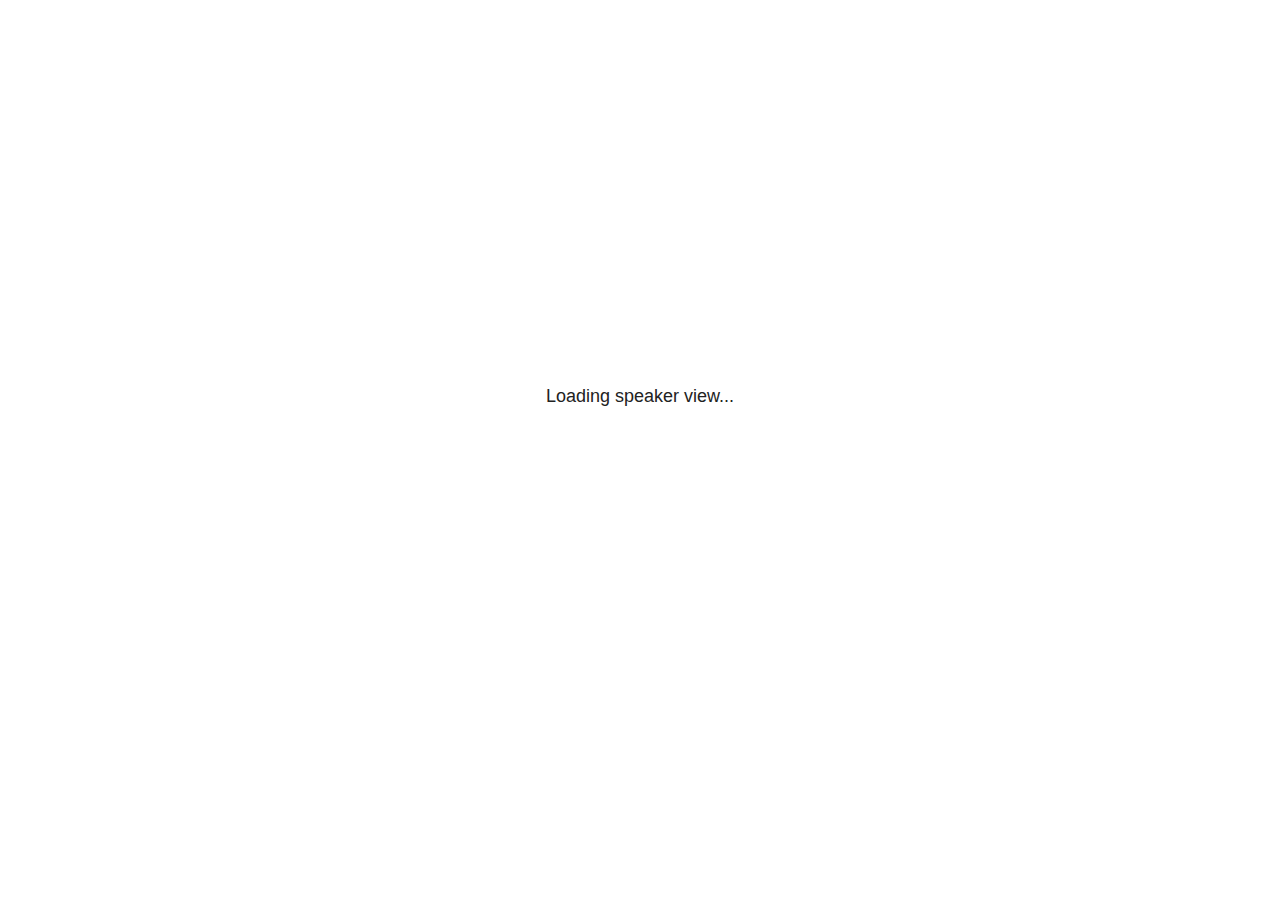
<file: docs/site_libs/revealjs/plugin/notes/speaker-view.html>
<!--
	NOTE: You need to build the notes plugin after making changes to this file.
-->
<html lang="en">
	<head>
		<meta charset="utf-8">

		<title>reveal.js - Speaker View</title>

		<style>
			body {
				font-family: Helvetica;
				font-size: 18px;
			}

			#current-slide,
			#upcoming-slide,
			#speaker-controls {
				padding: 6px;
				box-sizing: border-box;
				-moz-box-sizing: border-box;
			}

			#current-slide iframe,
			#upcoming-slide iframe {
				width: 100%;
				height: 100%;
				border: 1px solid #ddd;
			}

			#current-slide .label,
			#upcoming-slide .label {
				position: absolute;
				top: 10px;
				left: 10px;
				z-index: 2;
			}

			#connection-status {
				position: absolute;
				top: 0;
				left: 0;
				width: 100%;
				height: 100%;
				z-index: 20;
				padding: 30% 20% 20% 20%;
				font-size: 18px;
				color: #222;
				background: #fff;
				text-align: center;
				box-sizing: border-box;
				line-height: 1.4;
			}

			.overlay-element {
				height: 34px;
				line-height: 34px;
				padding: 0 10px;
				text-shadow: none;
				background: rgba( 220, 220, 220, 0.8 );
				color: #222;
				font-size: 14px;
			}

			.overlay-element.interactive:hover {
				background: rgba( 220, 220, 220, 1 );
			}

			#current-slide {
				position: absolute;
				width: 60%;
				height: 100%;
				top: 0;
				left: 0;
				padding-right: 0;
			}

			#upcoming-slide {
				position: absolute;
				width: 40%;
				height: 40%;
				right: 0;
				top: 0;
			}

			/* Speaker controls */
			#speaker-controls {
				position: absolute;
				top: 40%;
				right: 0;
				width: 40%;
				height: 60%;
				overflow: auto;
				font-size: 18px;
			}

				.speaker-controls-time.hidden,
				.speaker-controls-notes.hidden {
					display: none;
				}

				.speaker-controls-time .label,
				.speaker-controls-pace .label,
				.speaker-controls-notes .label {
					text-transform: uppercase;
					font-weight: normal;
					font-size: 0.66em;
					color: #666;
					margin: 0;
				}

				.speaker-controls-time, .speaker-controls-pace {
					border-bottom: 1px solid rgba( 200, 200, 200, 0.5 );
					margin-bottom: 10px;
					padding: 10px 16px;
					padding-bottom: 20px;
					cursor: pointer;
				}

				.speaker-controls-time .reset-button {
					opacity: 0;
					float: right;
					color: #666;
					text-decoration: none;
				}
				.speaker-controls-time:hover .reset-button {
					opacity: 1;
				}

				.speaker-controls-time .timer,
				.speaker-controls-time .clock {
					width: 50%;
				}

				.speaker-controls-time .timer,
				.speaker-controls-time .clock,
				.speaker-controls-time .pacing .hours-value,
				.speaker-controls-time .pacing .minutes-value,
				.speaker-controls-time .pacing .seconds-value {
					font-size: 1.9em;
				}

				.speaker-controls-time .timer {
					float: left;
				}

				.speaker-controls-time .clock {
					float: right;
					text-align: right;
				}

				.speaker-controls-time span.mute {
					opacity: 0.3;
				}

				.speaker-controls-time .pacing-title {
					margin-top: 5px;
				}

				.speaker-controls-time .pacing.ahead {
					color: blue;
				}

				.speaker-controls-time .pacing.on-track {
					color: green;
				}

				.speaker-controls-time .pacing.behind {
					color: red;
				}

				.speaker-controls-notes {
					padding: 10px 16px;
				}

				.speaker-controls-notes .value {
					margin-top: 5px;
					line-height: 1.4;
					font-size: 1.2em;
				}

			/* Layout selector */
			#speaker-layout {
				position: absolute;
				top: 10px;
				right: 10px;
				color: #222;
				z-index: 10;
			}
				#speaker-layout select {
					position: absolute;
					width: 100%;
					height: 100%;
					top: 0;
					left: 0;
					border: 0;
					box-shadow: 0;
					cursor: pointer;
					opacity: 0;

					font-size: 1em;
					background-color: transparent;

					-moz-appearance: none;
					-webkit-appearance: none;
					-webkit-tap-highlight-color: rgba(0, 0, 0, 0);
				}

				#speaker-layout select:focus {
					outline: none;
					box-shadow: none;
				}

			.clear {
				clear: both;
			}

			/* Speaker layout: Wide */
			body[data-speaker-layout="wide"] #current-slide,
			body[data-speaker-layout="wide"] #upcoming-slide {
				width: 50%;
				height: 45%;
				padding: 6px;
			}

			body[data-speaker-layout="wide"] #current-slide {
				top: 0;
				left: 0;
			}

			body[data-speaker-layout="wide"] #upcoming-slide {
				top: 0;
				left: 50%;
			}

			body[data-speaker-layout="wide"] #speaker-controls {
				top: 45%;
				left: 0;
				width: 100%;
				height: 50%;
				font-size: 1.25em;
			}

			/* Speaker layout: Tall */
			body[data-speaker-layout="tall"] #current-slide,
			body[data-speaker-layout="tall"] #upcoming-slide {
				width: 45%;
				height: 50%;
				padding: 6px;
			}

			body[data-speaker-layout="tall"] #current-slide {
				top: 0;
				left: 0;
			}

			body[data-speaker-layout="tall"] #upcoming-slide {
				top: 50%;
				left: 0;
			}

			body[data-speaker-layout="tall"] #speaker-controls {
				padding-top: 40px;
				top: 0;
				left: 45%;
				width: 55%;
				height: 100%;
				font-size: 1.25em;
			}

			/* Speaker layout: Notes only */
			body[data-speaker-layout="notes-only"] #current-slide,
			body[data-speaker-layout="notes-only"] #upcoming-slide {
				display: none;
			}

			body[data-speaker-layout="notes-only"] #speaker-controls {
				padding-top: 40px;
				top: 0;
				left: 0;
				width: 100%;
				height: 100%;
				font-size: 1.25em;
			}

			@media screen and (max-width: 1080px) {
				body[data-speaker-layout="default"] #speaker-controls {
					font-size: 16px;
				}
			}

			@media screen and (max-width: 900px) {
				body[data-speaker-layout="default"] #speaker-controls {
					font-size: 14px;
				}
			}

			@media screen and (max-width: 800px) {
				body[data-speaker-layout="default"] #speaker-controls {
					font-size: 12px;
				}
			}

		</style>
	</head>

	<body>

		<div id="connection-status">Loading speaker view...</div>

		<div id="current-slide"></div>
		<div id="upcoming-slide"><span class="overlay-element label">Upcoming</span></div>
		<div id="speaker-controls">
			<div class="speaker-controls-time">
				<h4 class="label">Time <span class="reset-button">Click to Reset</span></h4>
				<div class="clock">
					<span class="clock-value">0:00 AM</span>
				</div>
				<div class="timer">
					<span class="hours-value">00</span><span class="minutes-value">:00</span><span class="seconds-value">:00</span>
				</div>
				<div class="clear"></div>

				<h4 class="label pacing-title" style="display: none">Pacing – Time to finish current slide</h4>
				<div class="pacing" style="display: none">
					<span class="hours-value">00</span><span class="minutes-value">:00</span><span class="seconds-value">:00</span>
				</div>
			</div>

			<div class="speaker-controls-notes hidden">
				<h4 class="label">Notes</h4>
				<div class="value"></div>
			</div>
		</div>
		<div id="speaker-layout" class="overlay-element interactive">
			<span class="speaker-layout-label"></span>
			<select class="speaker-layout-dropdown"></select>
		</div>

		<script>

			(function() {

				var notes,
					notesValue,
					currentState,
					currentSlide,
					upcomingSlide,
					layoutLabel,
					layoutDropdown,
					pendingCalls = {},
					lastRevealApiCallId = 0,
					connected = false,
					whitelistedWindows = [window.opener];

				var SPEAKER_LAYOUTS = {
					'default': 'Default',
					'wide': 'Wide',
					'tall': 'Tall',
					'notes-only': 'Notes only'
				};

				setupLayout();

				var connectionStatus = document.querySelector( '#connection-status' );
				var connectionTimeout = setTimeout( function() {
					connectionStatus.innerHTML = 'Error connecting to main window.<br>Please try closing and reopening the speaker view.';
				}, 5000 );
;
				window.addEventListener( 'message', function( event ) {

					// Validate the origin of this message to prevent XSS
					if( window.location.origin !== event.origin && whitelistedWindows.indexOf( event.source ) === -1 ) {
						return;
					}

					clearTimeout( connectionTimeout );
					connectionStatus.style.display = 'none';

					var data = JSON.parse( event.data );

					// The overview mode is only useful to the reveal.js instance
					// where navigation occurs so we don't sync it
					if( data.state ) delete data.state.overview;

					// Messages sent by the notes plugin inside of the main window
					if( data && data.namespace === 'reveal-notes' ) {
						if( data.type === 'connect' ) {
							handleConnectMessage( data );
						}
						else if( data.type === 'state' ) {
							handleStateMessage( data );
						}
						else if( data.type === 'return' ) {
							pendingCalls[data.callId](data.result);
							delete pendingCalls[data.callId];
						}
					}
					// Messages sent by the reveal.js inside of the current slide preview
					else if( data && data.namespace === 'reveal' ) {
						if( /ready/.test( data.eventName ) ) {
							// Send a message back to notify that the handshake is complete
							window.opener.postMessage( JSON.stringify({ namespace: 'reveal-notes', type: 'connected'} ), '*' );
						}
						else if( /slidechanged|fragmentshown|fragmenthidden|paused|resumed/.test( data.eventName ) && currentState !== JSON.stringify( data.state ) ) {

							dispatchStateToMainWindow( data.state );

						}
					}

				} );

				/**
				 * Updates the presentation in the main window to match the state
				 * of the presentation in the notes window.
				 */
				const dispatchStateToMainWindow = debounce(( state ) => {
					window.opener.postMessage( JSON.stringify({ method: 'setState', args: [ state ]} ), '*' );
				}, 500);

				/**
				 * Asynchronously calls the Reveal.js API of the main frame.
				 */
				function callRevealApi( methodName, methodArguments, callback ) {

					var callId = ++lastRevealApiCallId;
					pendingCalls[callId] = callback;
					window.opener.postMessage( JSON.stringify( {
						namespace: 'reveal-notes',
						type: 'call',
						callId: callId,
						methodName: methodName,
						arguments: methodArguments
					} ), '*' );

				}

				/**
				 * Called when the main window is trying to establish a
				 * connection.
				 */
				function handleConnectMessage( data ) {

					if( connected === false ) {
						connected = true;

						setupIframes( data );
						setupKeyboard();
						setupNotes();
						setupTimer();
						setupHeartbeat();
					}

				}

				/**
				 * Called when the main window sends an updated state.
				 */
				function handleStateMessage( data ) {

					// Store the most recently set state to avoid circular loops
					// applying the same state
					currentState = JSON.stringify( data.state );

					// No need for updating the notes in case of fragment changes
					if ( data.notes ) {
						notes.classList.remove( 'hidden' );
						notesValue.style.whiteSpace = data.whitespace;
						if( data.markdown ) {
							notesValue.innerHTML = marked( data.notes );
						}
						else {
							notesValue.innerHTML = data.notes;
						}
					}
					else {
						notes.classList.add( 'hidden' );
					}

					// Update the note slides
					currentSlide.contentWindow.postMessage( JSON.stringify({ method: 'setState', args: [ data.state ] }), '*' );
					upcomingSlide.contentWindow.postMessage( JSON.stringify({ method: 'setState', args: [ data.state ] }), '*' );
					upcomingSlide.contentWindow.postMessage( JSON.stringify({ method: 'next' }), '*' );

				}

				// Limit to max one state update per X ms
				handleStateMessage = debounce( handleStateMessage, 200 );

				/**
				 * Forward keyboard events to the current slide window.
				 * This enables keyboard events to work even if focus
				 * isn't set on the current slide iframe.
				 *
				 * Block F5 default handling, it reloads and disconnects
				 * the speaker notes window.
				 */
				function setupKeyboard() {

					document.addEventListener( 'keydown', function( event ) {
						if( event.keyCode === 116 || ( event.metaKey && event.keyCode === 82 ) ) {
							event.preventDefault();
							return false;
						}
						currentSlide.contentWindow.postMessage( JSON.stringify({ method: 'triggerKey', args: [ event.keyCode ] }), '*' );
					} );

				}

				/**
				 * Creates the preview iframes.
				 */
				function setupIframes( data ) {

					var params = [
						'receiver',
						'progress=false',
						'history=false',
						'transition=none',
						'autoSlide=0',
						'backgroundTransition=none'
					].join( '&' );

					var urlSeparator = /\?/.test(data.url) ? '&' : '?';
					var hash = '#/' + data.state.indexh + '/' + data.state.indexv;
					var currentURL = data.url + urlSeparator + params + '&postMessageEvents=true' + hash;
					var upcomingURL = data.url + urlSeparator + params + '&controls=false' + hash;

					currentSlide = document.createElement( 'iframe' );
					currentSlide.setAttribute( 'width', 1280 );
					currentSlide.setAttribute( 'height', 1024 );
					currentSlide.setAttribute( 'src', currentURL );
					document.querySelector( '#current-slide' ).appendChild( currentSlide );

					upcomingSlide = document.createElement( 'iframe' );
					upcomingSlide.setAttribute( 'width', 640 );
					upcomingSlide.setAttribute( 'height', 512 );
					upcomingSlide.setAttribute( 'src', upcomingURL );
					document.querySelector( '#upcoming-slide' ).appendChild( upcomingSlide );

					whitelistedWindows.push( currentSlide.contentWindow, upcomingSlide.contentWindow );

				}

				/**
				 * Setup the notes UI.
				 */
				function setupNotes() {

					notes = document.querySelector( '.speaker-controls-notes' );
					notesValue = document.querySelector( '.speaker-controls-notes .value' );

				}

				/**
				 * We send out a heartbeat at all times to ensure we can
				 * reconnect with the main presentation window after reloads.
				 */
				function setupHeartbeat() {

					setInterval( () => {
						window.opener.postMessage( JSON.stringify({ namespace: 'reveal-notes', type: 'heartbeat'} ), '*' );
					}, 1000 );

				}

				function getTimings( callback ) {

					callRevealApi( 'getSlidesAttributes', [], function ( slideAttributes ) {
						callRevealApi( 'getConfig', [], function ( config ) {
							var totalTime = config.totalTime;
							var minTimePerSlide = config.minimumTimePerSlide || 0;
							var defaultTiming = config.defaultTiming;
							if ((defaultTiming == null) && (totalTime == null)) {
								callback(null);
								return;
							}
							// Setting totalTime overrides defaultTiming
							if (totalTime) {
								defaultTiming = 0;
							}
							var timings = [];
							for ( var i in slideAttributes ) {
								var slide = slideAttributes[ i ];
								var timing = defaultTiming;
								if( slide.hasOwnProperty( 'data-timing' )) {
									var t = slide[ 'data-timing' ];
									timing = parseInt(t);
									if( isNaN(timing) ) {
										console.warn("Could not parse timing '" + t + "' of slide " + i + "; using default of " + defaultTiming);
										timing = defaultTiming;
									}
								}
								timings.push(timing);
							}
							if ( totalTime ) {
								// After we've allocated time to individual slides, we summarize it and
								// subtract it from the total time
								var remainingTime = totalTime - timings.reduce( function(a, b) { return a + b; }, 0 );
								// The remaining time is divided by the number of slides that have 0 seconds
								// allocated at the moment, giving the average time-per-slide on the remaining slides
								var remainingSlides = (timings.filter( function(x) { return x == 0 }) ).length
								var timePerSlide = Math.round( remainingTime / remainingSlides, 0 )
								// And now we replace every zero-value timing with that average
								timings = timings.map( function(x) { return (x==0 ? timePerSlide : x) } );
							}
							var slidesUnderMinimum = timings.filter( function(x) { return (x < minTimePerSlide) } ).length
							if ( slidesUnderMinimum ) {
								message = "The pacing time for " + slidesUnderMinimum + " slide(s) is under the configured minimum of " + minTimePerSlide + " seconds. Check the data-timing attribute on individual slides, or consider increasing the totalTime or minimumTimePerSlide configuration options (or removing some slides).";
								alert(message);
							}
							callback( timings );
						} );
					} );

				}

				/**
				 * Return the number of seconds allocated for presenting
				 * all slides up to and including this one.
				 */
				function getTimeAllocated( timings, callback ) {

					callRevealApi( 'getSlidePastCount', [], function ( currentSlide ) {
						var allocated = 0;
						for (var i in timings.slice(0, currentSlide + 1)) {
							allocated += timings[i];
						}
						callback( allocated );
					} );

				}

				/**
				 * Create the timer and clock and start updating them
				 * at an interval.
				 */
				function setupTimer() {

					var start = new Date(),
					timeEl = document.querySelector( '.speaker-controls-time' ),
					clockEl = timeEl.querySelector( '.clock-value' ),
					hoursEl = timeEl.querySelector( '.hours-value' ),
					minutesEl = timeEl.querySelector( '.minutes-value' ),
					secondsEl = timeEl.querySelector( '.seconds-value' ),
					pacingTitleEl = timeEl.querySelector( '.pacing-title' ),
					pacingEl = timeEl.querySelector( '.pacing' ),
					pacingHoursEl = pacingEl.querySelector( '.hours-value' ),
					pacingMinutesEl = pacingEl.querySelector( '.minutes-value' ),
					pacingSecondsEl = pacingEl.querySelector( '.seconds-value' );

					var timings = null;
					getTimings( function ( _timings ) {

						timings = _timings;
						if (_timings !== null) {
							pacingTitleEl.style.removeProperty('display');
							pacingEl.style.removeProperty('display');
						}

						// Update once directly
						_updateTimer();

						// Then update every second
						setInterval( _updateTimer, 1000 );

					} );


					function _resetTimer() {

						if (timings == null) {
							start = new Date();
							_updateTimer();
						}
						else {
							// Reset timer to beginning of current slide
							getTimeAllocated( timings, function ( slideEndTimingSeconds ) {
								var slideEndTiming = slideEndTimingSeconds * 1000;
								callRevealApi( 'getSlidePastCount', [], function ( currentSlide ) {
									var currentSlideTiming = timings[currentSlide] * 1000;
									var previousSlidesTiming = slideEndTiming - currentSlideTiming;
									var now = new Date();
									start = new Date(now.getTime() - previousSlidesTiming);
									_updateTimer();
								} );
							} );
						}

					}

					timeEl.addEventListener( 'click', function() {
						_resetTimer();
						return false;
					} );

					function _displayTime( hrEl, minEl, secEl, time) {

						var sign = Math.sign(time) == -1 ? "-" : "";
						time = Math.abs(Math.round(time / 1000));
						var seconds = time % 60;
						var minutes = Math.floor( time / 60 ) % 60 ;
						var hours = Math.floor( time / ( 60 * 60 )) ;
						hrEl.innerHTML = sign + zeroPadInteger( hours );
						if (hours == 0) {
							hrEl.classList.add( 'mute' );
						}
						else {
							hrEl.classList.remove( 'mute' );
						}
						minEl.innerHTML = ':' + zeroPadInteger( minutes );
						if (hours == 0 && minutes == 0) {
							minEl.classList.add( 'mute' );
						}
						else {
							minEl.classList.remove( 'mute' );
						}
						secEl.innerHTML = ':' + zeroPadInteger( seconds );
					}

					function _updateTimer() {

						var diff, hours, minutes, seconds,
						now = new Date();

						diff = now.getTime() - start.getTime();

						clockEl.innerHTML = now.toLocaleTimeString( 'en-US', { hour12: true, hour: '2-digit', minute:'2-digit' } );
						_displayTime( hoursEl, minutesEl, secondsEl, diff );
						if (timings !== null) {
							_updatePacing(diff);
						}

					}

					function _updatePacing(diff) {

						getTimeAllocated( timings, function ( slideEndTimingSeconds ) {
							var slideEndTiming = slideEndTimingSeconds * 1000;

							callRevealApi( 'getSlidePastCount', [], function ( currentSlide ) {
								var currentSlideTiming = timings[currentSlide] * 1000;
								var timeLeftCurrentSlide = slideEndTiming - diff;
								if (timeLeftCurrentSlide < 0) {
									pacingEl.className = 'pacing behind';
								}
								else if (timeLeftCurrentSlide < currentSlideTiming) {
									pacingEl.className = 'pacing on-track';
								}
								else {
									pacingEl.className = 'pacing ahead';
								}
								_displayTime( pacingHoursEl, pacingMinutesEl, pacingSecondsEl, timeLeftCurrentSlide );
							} );
						} );
					}

				}

				/**
				 * Sets up the speaker view layout and layout selector.
				 */
				function setupLayout() {

					layoutDropdown = document.querySelector( '.speaker-layout-dropdown' );
					layoutLabel = document.querySelector( '.speaker-layout-label' );

					// Render the list of available layouts
					for( var id in SPEAKER_LAYOUTS ) {
						var option = document.createElement( 'option' );
						option.setAttribute( 'value', id );
						option.textContent = SPEAKER_LAYOUTS[ id ];
						layoutDropdown.appendChild( option );
					}

					// Monitor the dropdown for changes
					layoutDropdown.addEventListener( 'change', function( event ) {

						setLayout( layoutDropdown.value );

					}, false );

					// Restore any currently persisted layout
					setLayout( getLayout() );

				}

				/**
				 * Sets a new speaker view layout. The layout is persisted
				 * in local storage.
				 */
				function setLayout( value ) {

					var title = SPEAKER_LAYOUTS[ value ];

					layoutLabel.innerHTML = 'Layout' + ( title ? ( ': ' + title ) : '' );
					layoutDropdown.value = value;

					document.body.setAttribute( 'data-speaker-layout', value );

					// Persist locally
					if( supportsLocalStorage() ) {
						window.localStorage.setItem( 'reveal-speaker-layout', value );
					}

				}

				/**
				 * Returns the ID of the most recently set speaker layout
				 * or our default layout if none has been set.
				 */
				function getLayout() {

					if( supportsLocalStorage() ) {
						var layout = window.localStorage.getItem( 'reveal-speaker-layout' );
						if( layout ) {
							return layout;
						}
					}

					// Default to the first record in the layouts hash
					for( var id in SPEAKER_LAYOUTS ) {
						return id;
					}

				}

				function supportsLocalStorage() {

					try {
						localStorage.setItem('test', 'test');
						localStorage.removeItem('test');
						return true;
					}
					catch( e ) {
						return false;
					}

				}

				function zeroPadInteger( num ) {

					var str = '00' + parseInt( num );
					return str.substring( str.length - 2 );

				}

				/**
				 * Limits the frequency at which a function can be called.
				 */
				function debounce( fn, ms ) {

					var lastTime = 0,
						timeout;

					return function() {

						var args = arguments;
						var context = this;

						clearTimeout( timeout );

						var timeSinceLastCall = Date.now() - lastTime;
						if( timeSinceLastCall > ms ) {
							fn.apply( context, args );
							lastTime = Date.now();
						}
						else {
							timeout = setTimeout( function() {
								fn.apply( context, args );
								lastTime = Date.now();
							}, ms - timeSinceLastCall );
						}

					}

				}

			})();

		</script>
	</body>
</html>
</file>
<file: docs/site_libs/quarto-html/tippy.css>
.tippy-box[data-animation=fade][data-state=hidden]{opacity:0}[data-tippy-root]{max-width:calc(100vw - 10px)}.tippy-box{position:relative;background-color:#333;color:#fff;border-radius:4px;font-size:14px;line-height:1.4;white-space:normal;outline:0;transition-property:transform,visibility,opacity}.tippy-box[data-placement^=top]>.tippy-arrow{bottom:0}.tippy-box[data-placement^=top]>.tippy-arrow:before{bottom:-7px;left:0;border-width:8px 8px 0;border-top-color:initial;transform-origin:center top}.tippy-box[data-placement^=bottom]>.tippy-arrow{top:0}.tippy-box[data-placement^=bottom]>.tippy-arrow:before{top:-7px;left:0;border-width:0 8px 8px;border-bottom-color:initial;transform-origin:center bottom}.tippy-box[data-placement^=left]>.tippy-arrow{right:0}.tippy-box[data-placement^=left]>.tippy-arrow:before{border-width:8px 0 8px 8px;border-left-color:initial;right:-7px;transform-origin:center left}.tippy-box[data-placement^=right]>.tippy-arrow{left:0}.tippy-box[data-placement^=right]>.tippy-arrow:before{left:-7px;border-width:8px 8px 8px 0;border-right-color:initial;transform-origin:center right}.tippy-box[data-inertia][data-state=visible]{transition-timing-function:cubic-bezier(.54,1.5,.38,1.11)}.tippy-arrow{width:16px;height:16px;color:#333}.tippy-arrow:before{content:"";position:absolute;border-color:transparent;border-style:solid}.tippy-content{position:relative;padding:5px 9px;z-index:1}
</file>
<file: docs/site_libs/quarto-html/quarto-syntax-highlighting.css>
/* quarto syntax highlight colors */
:root {
  --quarto-hl-ot-color: #003B4F;
  --quarto-hl-at-color: #657422;
  --quarto-hl-ss-color: #20794D;
  --quarto-hl-an-color: #5E5E5E;
  --quarto-hl-fu-color: #4758AB;
  --quarto-hl-st-color: #20794D;
  --quarto-hl-cf-color: #003B4F;
  --quarto-hl-op-color: #5E5E5E;
  --quarto-hl-er-color: #AD0000;
  --quarto-hl-bn-color: #AD0000;
  --quarto-hl-al-color: #AD0000;
  --quarto-hl-va-color: #111111;
  --quarto-hl-bu-color: inherit;
  --quarto-hl-ex-color: inherit;
  --quarto-hl-pp-color: #AD0000;
  --quarto-hl-in-color: #5E5E5E;
  --quarto-hl-vs-color: #20794D;
  --quarto-hl-wa-color: #5E5E5E;
  --quarto-hl-do-color: #5E5E5E;
  --quarto-hl-im-color: #00769E;
  --quarto-hl-ch-color: #20794D;
  --quarto-hl-dt-color: #AD0000;
  --quarto-hl-fl-color: #AD0000;
  --quarto-hl-co-color: #5E5E5E;
  --quarto-hl-cv-color: #5E5E5E;
  --quarto-hl-cn-color: #8f5902;
  --quarto-hl-sc-color: #5E5E5E;
  --quarto-hl-dv-color: #AD0000;
  --quarto-hl-kw-color: #003B4F;
}

/* other quarto variables */
:root {
  --quarto-font-monospace: SFMono-Regular, Menlo, Monaco, Consolas, "Liberation Mono", "Courier New", monospace;
}

pre > code.sourceCode > span {
  color: #003B4F;
}

code span {
  color: #003B4F;
}

code.sourceCode > span {
  color: #003B4F;
}

div.sourceCode,
div.sourceCode pre.sourceCode {
  color: #003B4F;
}

code span.ot {
  color: #003B4F;
  font-style: inherit;
}

code span.at {
  color: #657422;
  font-style: inherit;
}

code span.ss {
  color: #20794D;
  font-style: inherit;
}

code span.an {
  color: #5E5E5E;
  font-style: inherit;
}

code span.fu {
  color: #4758AB;
  font-style: inherit;
}

code span.st {
  color: #20794D;
  font-style: inherit;
}

code span.cf {
  color: #003B4F;
  font-style: inherit;
}

code span.op {
  color: #5E5E5E;
  font-style: inherit;
}

code span.er {
  color: #AD0000;
  font-style: inherit;
}

code span.bn {
  color: #AD0000;
  font-style: inherit;
}

code span.al {
  color: #AD0000;
  font-style: inherit;
}

code span.va {
  color: #111111;
  font-style: inherit;
}

code span.bu {
  font-style: inherit;
}

code span.ex {
  font-style: inherit;
}

code span.pp {
  color: #AD0000;
  font-style: inherit;
}

code span.in {
  color: #5E5E5E;
  font-style: inherit;
}

code span.vs {
  color: #20794D;
  font-style: inherit;
}

code span.wa {
  color: #5E5E5E;
  font-style: italic;
}

code span.do {
  color: #5E5E5E;
  font-style: italic;
}

code span.im {
  color: #00769E;
  font-style: inherit;
}

code span.ch {
  color: #20794D;
  font-style: inherit;
}

code span.dt {
  color: #AD0000;
  font-style: inherit;
}

code span.fl {
  color: #AD0000;
  font-style: inherit;
}

code span.co {
  color: #5E5E5E;
  font-style: inherit;
}

code span.cv {
  color: #5E5E5E;
  font-style: italic;
}

code span.cn {
  color: #8f5902;
  font-style: inherit;
}

code span.sc {
  color: #5E5E5E;
  font-style: inherit;
}

code span.dv {
  color: #AD0000;
  font-style: inherit;
}

code span.kw {
  color: #003B4F;
  font-style: inherit;
}

.prevent-inlining {
  content: "</";
}

/*# sourceMappingURL=debc5d5d77c3f9108843748ff7464032.css.map */
</file>
<file: docs/styles.css>
/* css styles */
</file>
